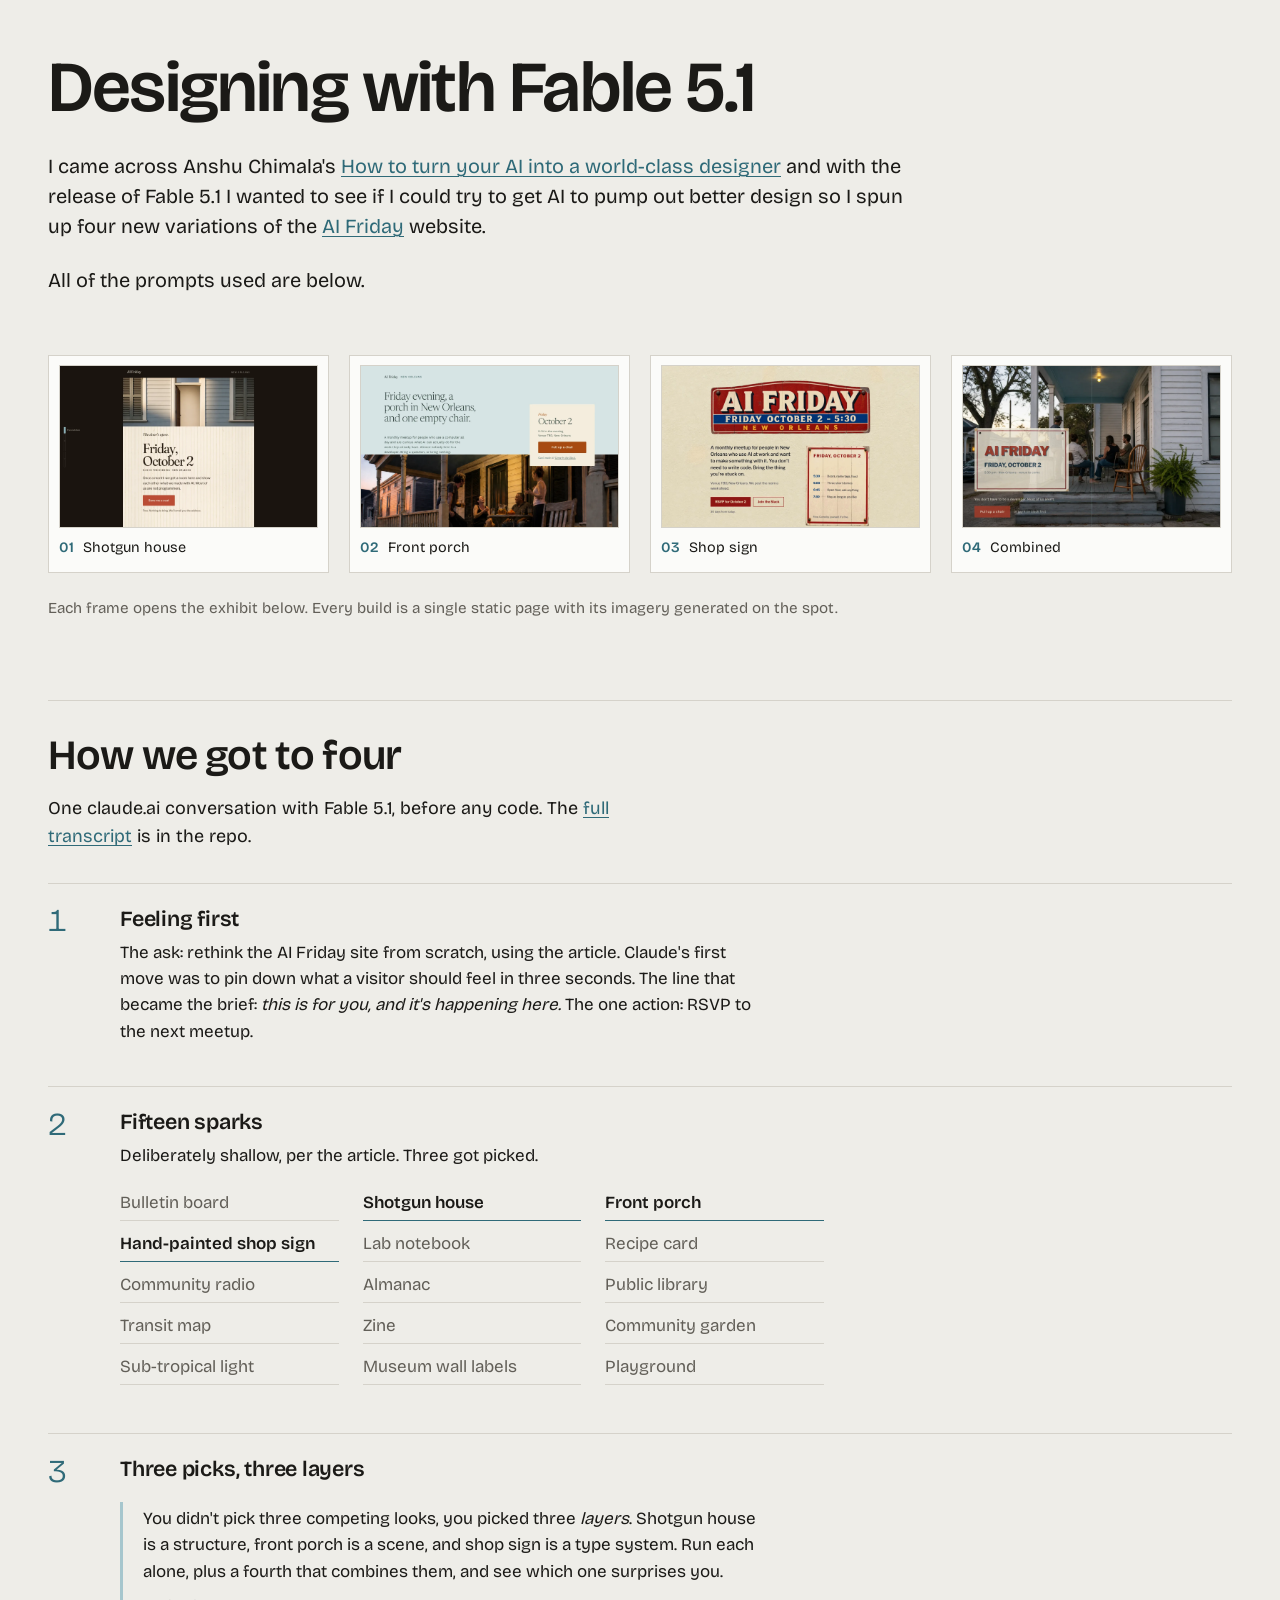
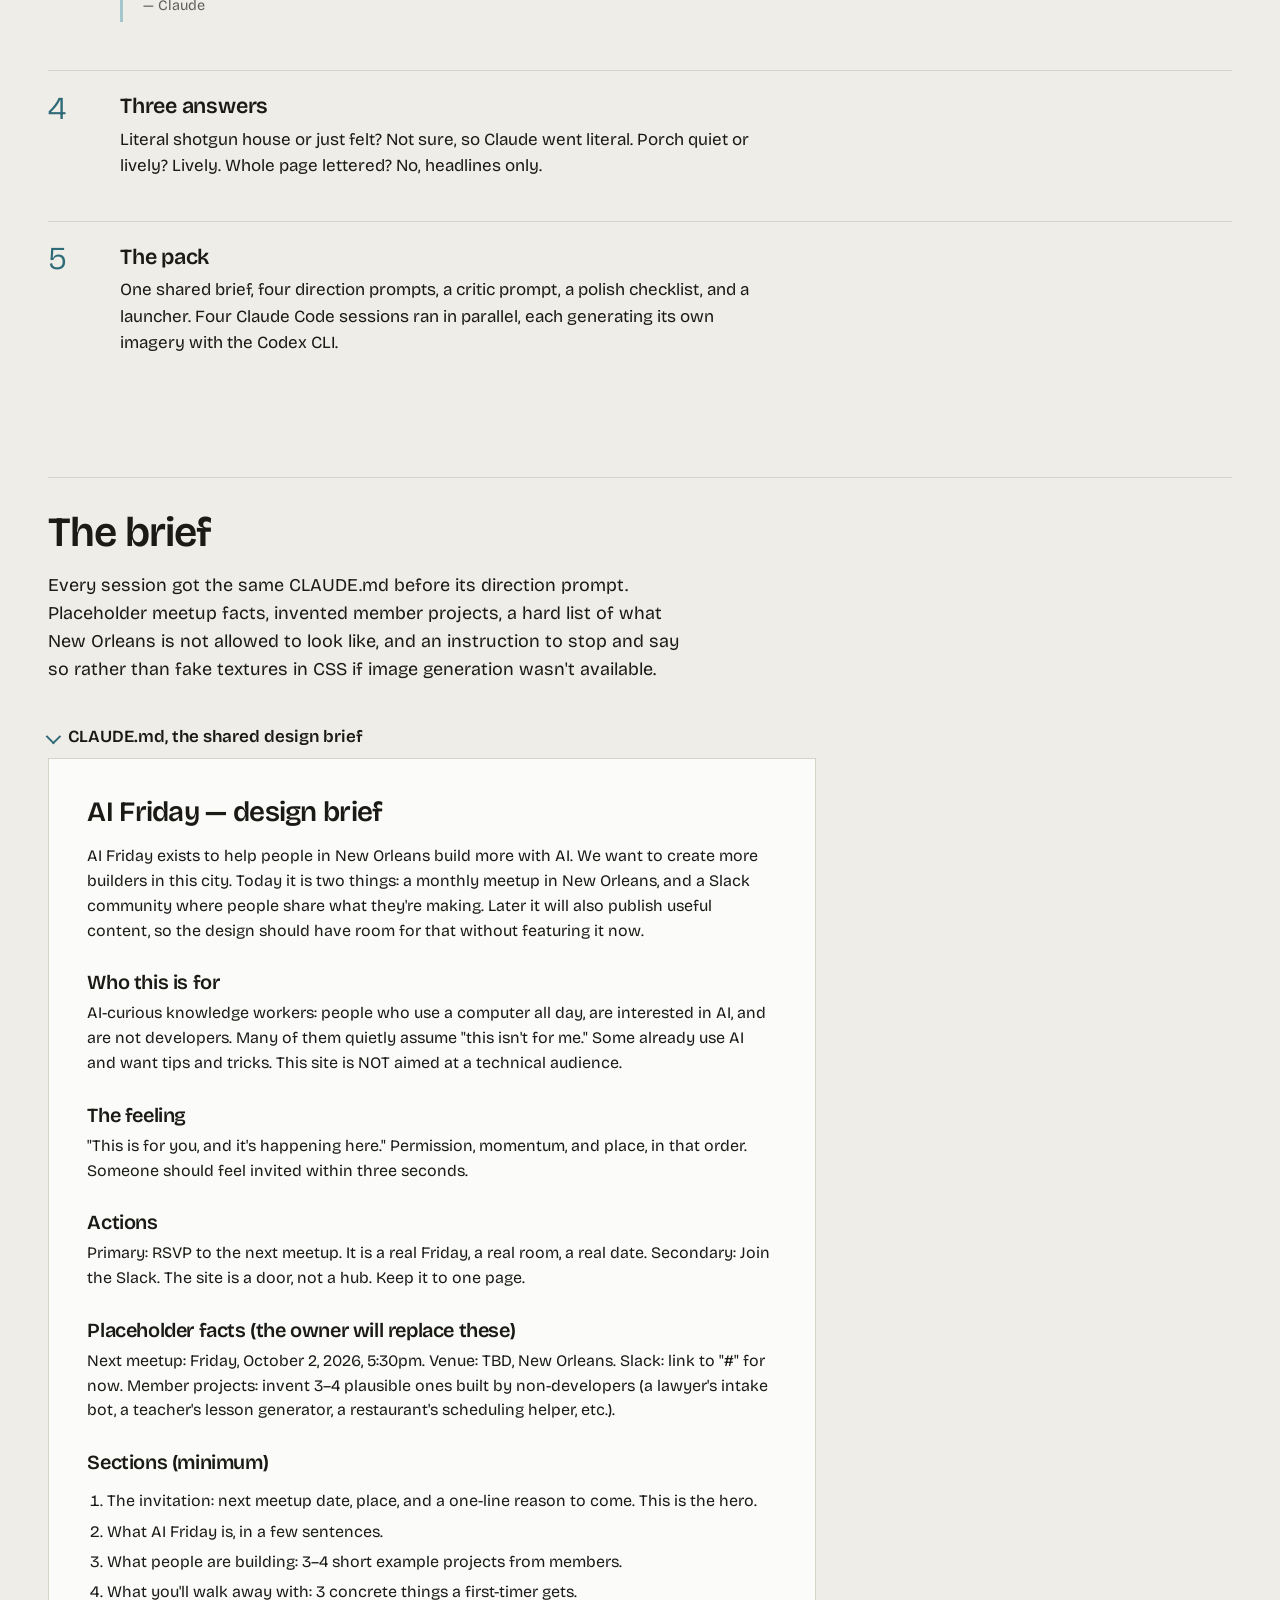
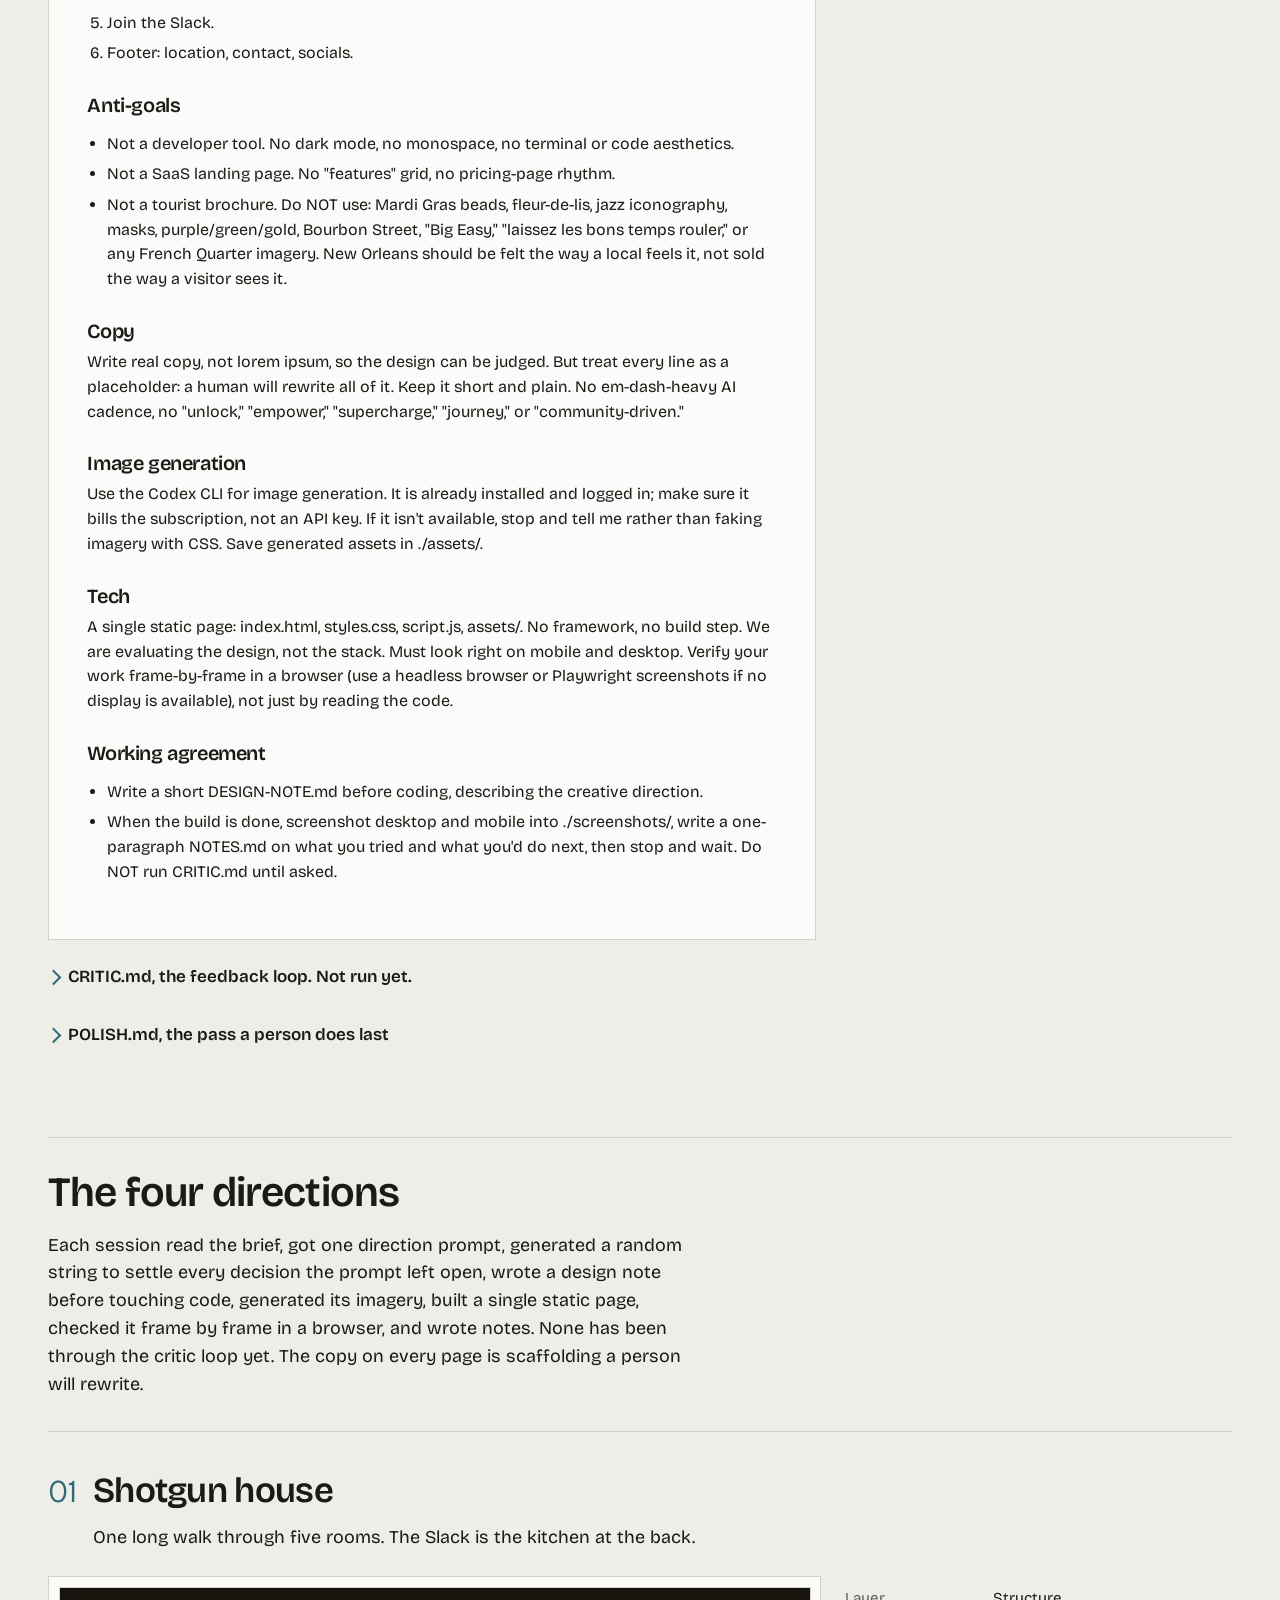
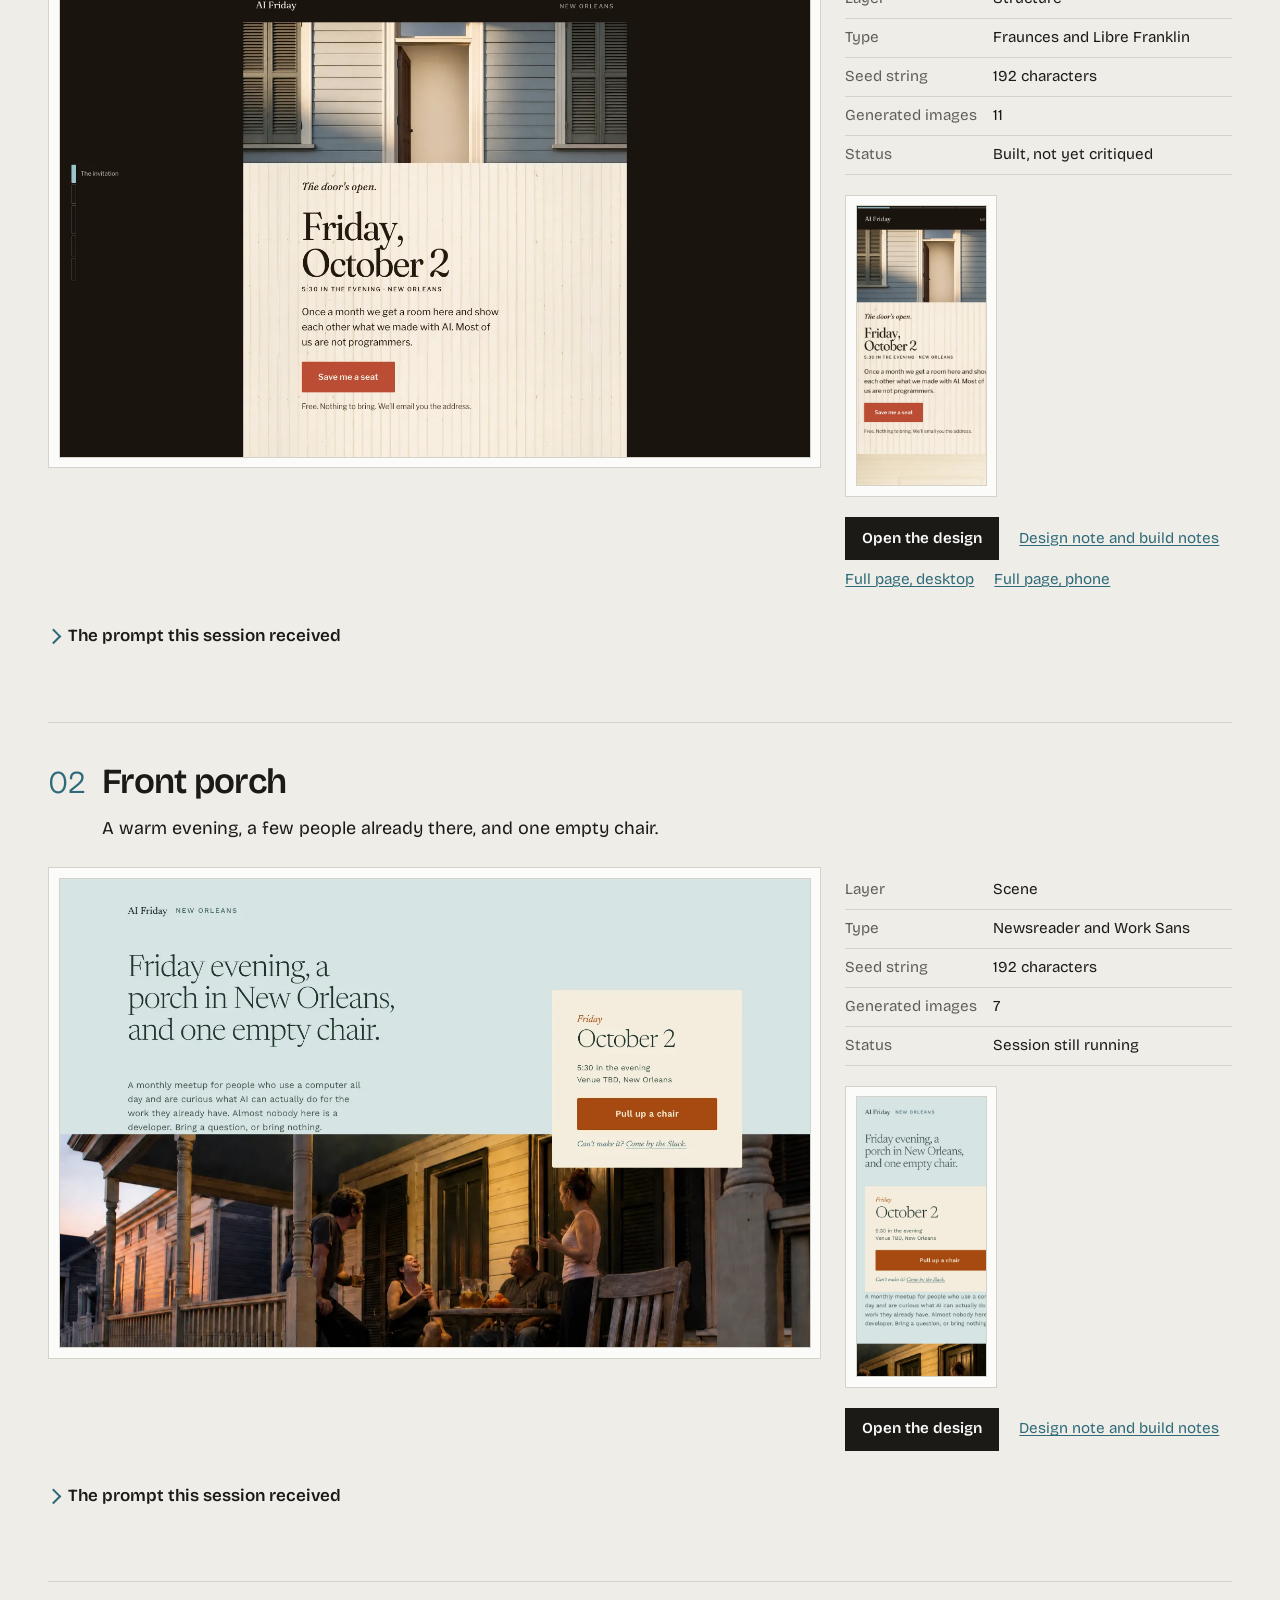
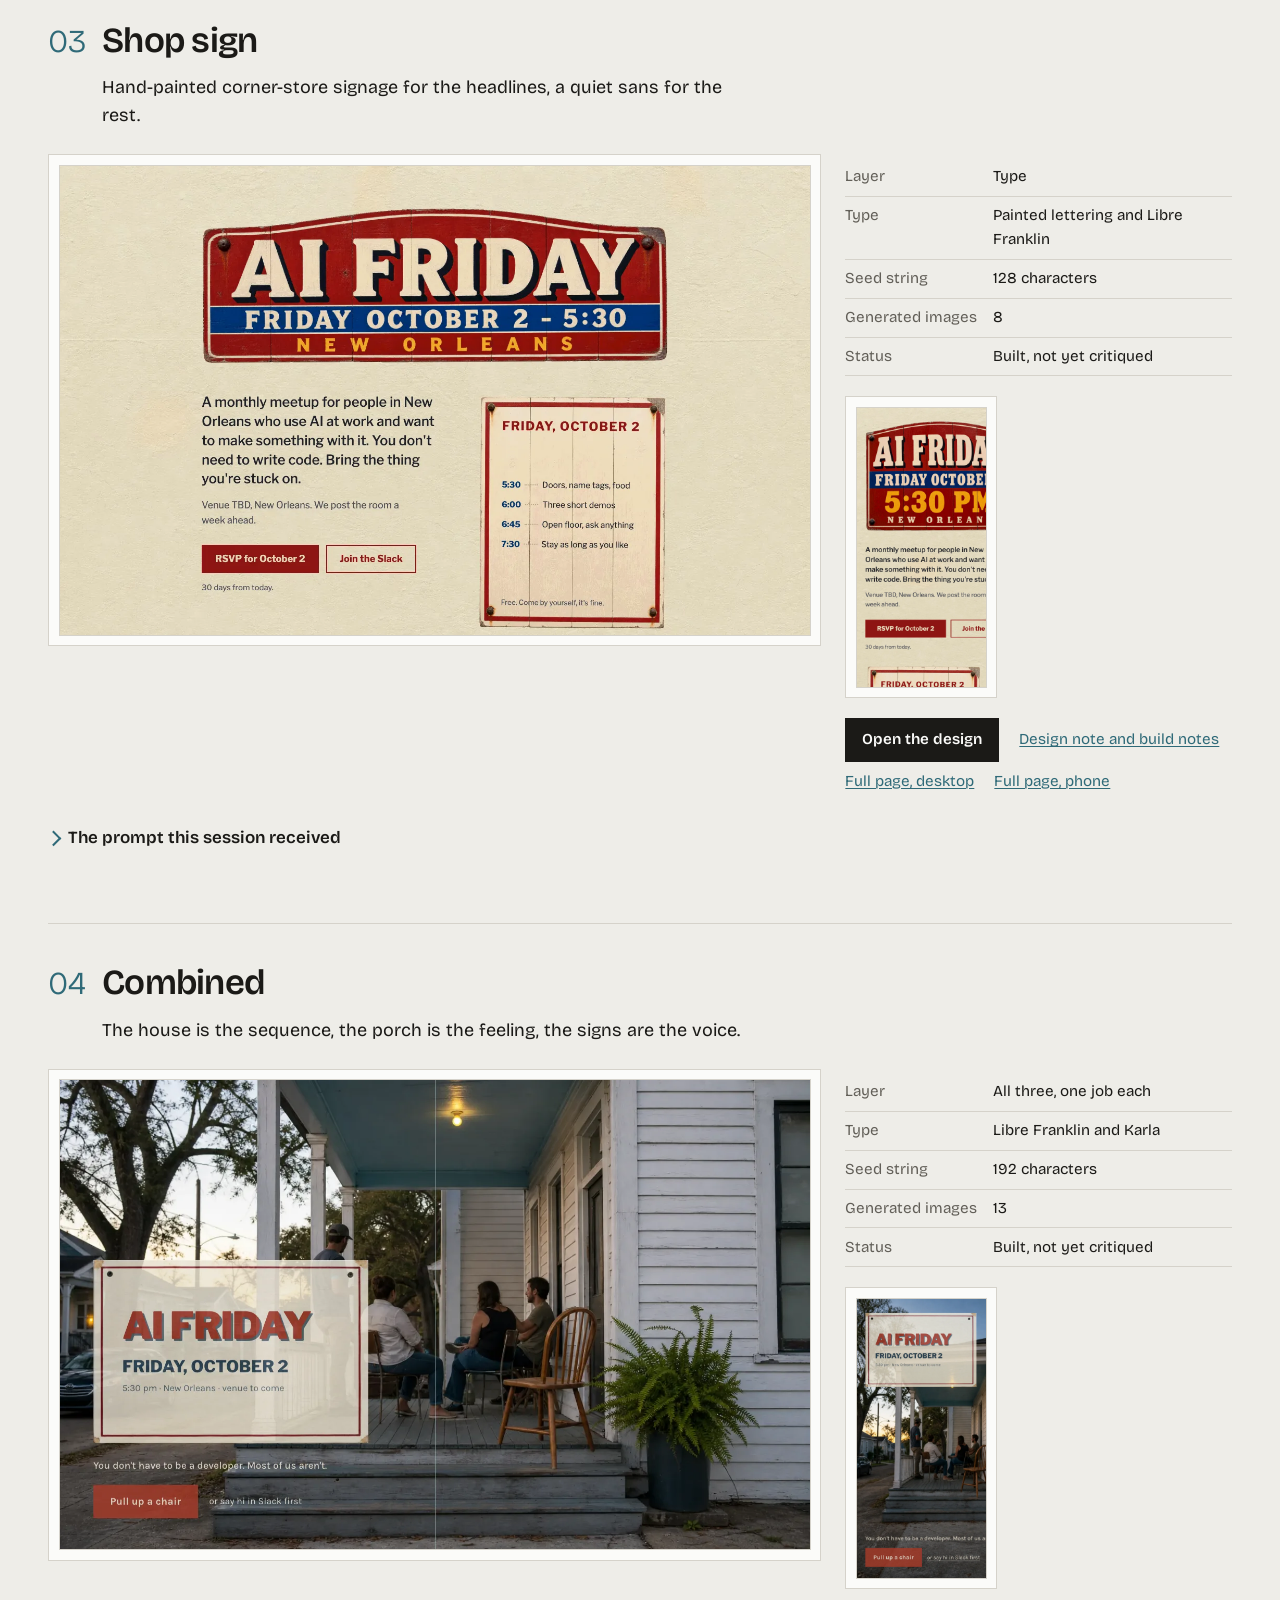
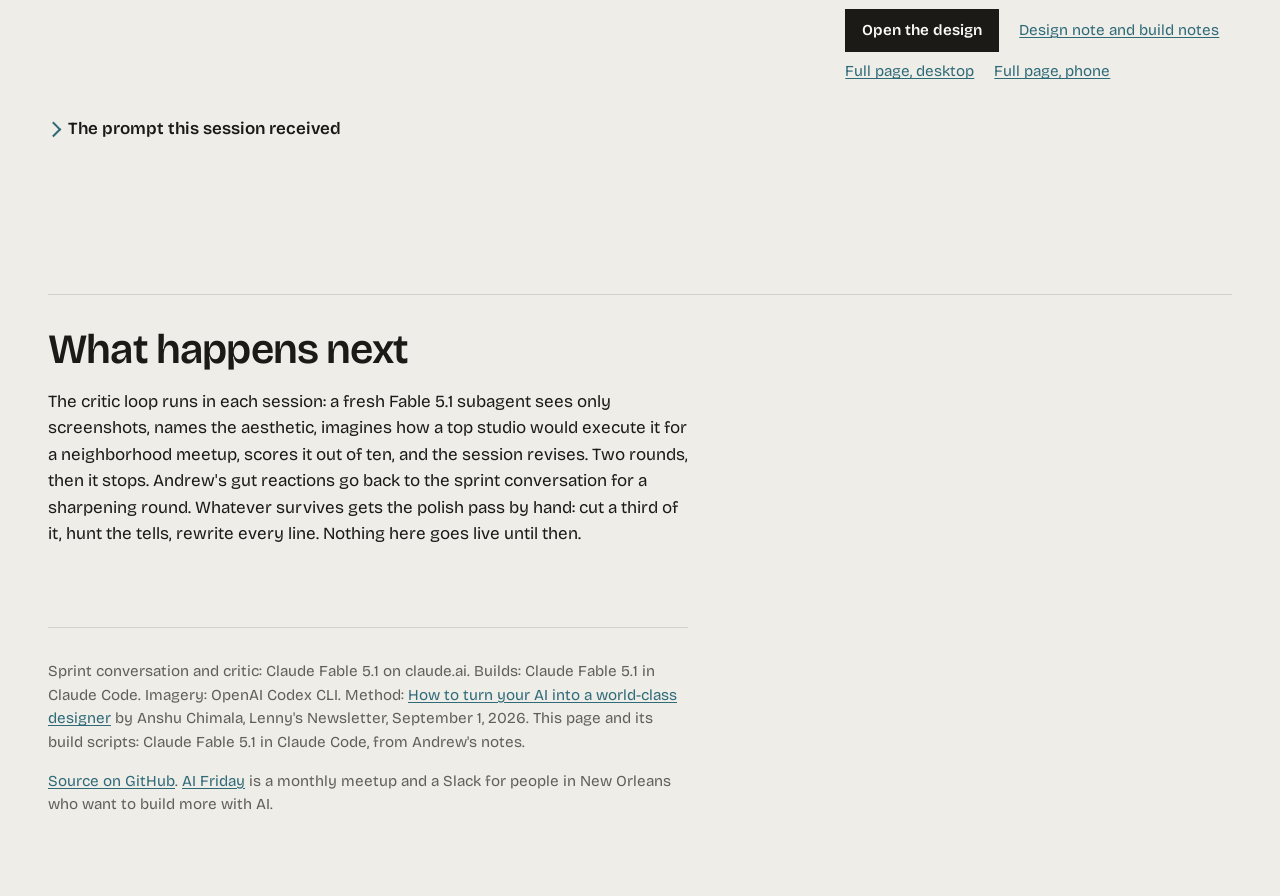
<file: index.html>
<!doctype html>
<!-- ABOUTME: Template for the sprint page. scripts/build.py fills the double-brace placeholders -->
<!-- ABOUTME: from the four designs' Markdown and writes index.html at the repo root. -->
<html lang="en">
<head>
<meta charset="utf-8">
<meta name="viewport" content="width=device-width, initial-scale=1">
<title>Designing with Fable 5.1</title>
<meta name="description" content="Four Claude Fable 5.1 sessions, one brief, four directions for the AI Friday homepage, using Anshu Chimala's method for getting better design out of an AI.">
<link rel="preconnect" href="https://fonts.googleapis.com">
<link rel="preconnect" href="https://fonts.gstatic.com" crossorigin>
<link rel="stylesheet" href="https://fonts.googleapis.com/css2?family=Bricolage+Grotesque:opsz,wght@12..96,300..800&display=swap">
<link rel="stylesheet" href="site/styles.css">
</head>
<body>

<header class="masthead">
  <h1>Designing with Fable 5.1</h1>
  <p class="dek">I came across Anshu Chimala's <a href="https://www.lennysnewsletter.com/p/how-to-turn-your-ai-into-a-world">How to turn your AI into a world-class designer</a> and with the release of Fable 5.1 I wanted to see if I could try to get AI to pump out better design so I spun up four new variations of the <a href="https://aifri.day">AI Friday</a> website.</p>
  <p class="dek">All of the prompts used are below.</p>
</header>

<section class="wall" aria-label="The four builds">
<a class="wall-frame" href="#01-shotgun-house"><img src="site/shots/01-shotgun-house-desktop.webp" alt="" width="1440" height="900"><span class="wall-label"><b>01</b> Shotgun house</span></a>
<a class="wall-frame" href="#02-front-porch"><img src="site/shots/02-front-porch-desktop.webp" alt="" width="1440" height="900"><span class="wall-label"><b>02</b> Front porch</span></a>
<a class="wall-frame" href="#03-shop-sign"><img src="site/shots/03-shop-sign-desktop.webp" alt="" width="1440" height="900"><span class="wall-label"><b>03</b> Shop sign</span></a>
<a class="wall-frame" href="#04-combined"><img src="site/shots/04-combined-desktop.webp" alt="" width="1440" height="900"><span class="wall-label"><b>04</b> Combined</span></a>
  <p class="wall-caption">Each frame opens the exhibit below. Every build is a single static page with its imagery generated on the spot.</p>
</section>

<section class="process" id="how">
  <h2>How we got to four</h2>
  <p class="lede">One claude.ai conversation with Fable 5.1, before any code. The <a href="https://github.com/andrewedunn/aifriday-fable5.1-design/blob/main/source/parent-chat.md">full transcript</a> is in the repo.</p>

  <ol class="steps">
    <li>
      <h3>Feeling first</h3>
      <p>The ask: rethink the AI Friday site from scratch, using the article. Claude's first move was to pin down what a visitor should feel in three seconds. The line that became the brief: <em>this is for you, and it's happening here.</em> The one action: RSVP to the next meetup.</p>
    </li>
    <li>
      <h3>Fifteen sparks</h3>
      <p>Deliberately shallow, per the article. Three got picked.</p>
      <ul class="sparks">
        <li>Bulletin board</li>
        <li class="picked">Shotgun house</li>
        <li class="picked">Front porch</li>
        <li class="picked">Hand-painted shop sign</li>
        <li>Lab notebook</li>
        <li>Recipe card</li>
        <li>Community radio</li>
        <li>Almanac</li>
        <li>Public library</li>
        <li>Transit map</li>
        <li>Zine</li>
        <li>Community garden</li>
        <li>Sub-tropical light</li>
        <li>Museum wall labels</li>
        <li>Playground</li>
      </ul>
    </li>
    <li>
      <h3>Three picks, three layers</h3>
      <blockquote><p>You didn't pick three competing looks, you picked three <em>layers</em>. Shotgun house is a structure, front porch is a scene, and shop sign is a type system. Run each alone, plus a fourth that combines them, and see which one surprises you.</p><cite>Claude</cite></blockquote>
    </li>
    <li>
      <h3>Three answers</h3>
      <p>Literal shotgun house or just felt? Not sure, so Claude went literal. Porch quiet or lively? Lively. Whole page lettered? No, headlines only.</p>
    </li>
    <li>
      <h3>The pack</h3>
      <p>One shared brief, four direction prompts, a critic prompt, a polish checklist, and a launcher. Four Claude Code sessions ran in parallel, each generating its own imagery with the Codex CLI.</p>
    </li>
  </ol>
</section>

<section class="brief" id="brief">
  <h2>The brief</h2>
  <p class="lede">Every session got the same CLAUDE.md before its direction prompt. Placeholder meetup facts, invented member projects, a hard list of what New Orleans is not allowed to look like, and an instruction to stop and say so rather than fake textures in CSS if image generation wasn't available.</p>
  <details class="doc" open>
    <summary>CLAUDE.md, the shared design brief</summary>
    <div class="sheet">
<h1>AI Friday — design brief</h1>
<p>AI Friday exists to help people in New Orleans build more with AI. We want to create more builders in this city. Today it is two things: a monthly meetup in New Orleans, and a Slack community where people share what they're making. Later it will also publish useful content, so the design should have room for that without featuring it now.</p>
<h2>Who this is for</h2>
<p>AI-curious knowledge workers: people who use a computer all day, are interested in AI, and are not developers. Many of them quietly assume "this isn't for me." Some already use AI and want tips and tricks. This site is NOT aimed at a technical audience.</p>
<h2>The feeling</h2>
<p>"This is for you, and it's happening here."
Permission, momentum, and place, in that order. Someone should feel invited within three seconds.</p>
<h2>Actions</h2>
<p>Primary: RSVP to the next meetup. It is a real Friday, a real room, a real date.
Secondary: Join the Slack.
The site is a door, not a hub. Keep it to one page.</p>
<h2>Placeholder facts (the owner will replace these)</h2>
<p>Next meetup: Friday, October 2, 2026, 5:30pm. Venue: TBD, New Orleans.
Slack: link to "#" for now.
Member projects: invent 3–4 plausible ones built by non-developers (a lawyer's intake bot, a teacher's lesson generator, a restaurant's scheduling helper, etc.).</p>
<h2>Sections (minimum)</h2>
<ol>
<li>The invitation: next meetup date, place, and a one-line reason to come. This is the hero.</li>
<li>What AI Friday is, in a few sentences.</li>
<li>What people are building: 3–4 short example projects from members.</li>
<li>What you'll walk away with: 3 concrete things a first-timer gets.</li>
<li>Join the Slack.</li>
<li>Footer: location, contact, socials.</li>
</ol>
<h2>Anti-goals</h2>
<ul>
<li>Not a developer tool. No dark mode, no monospace, no terminal or code aesthetics.</li>
<li>Not a SaaS landing page. No "features" grid, no pricing-page rhythm.</li>
<li>Not a tourist brochure. Do NOT use: Mardi Gras beads, fleur-de-lis, jazz iconography, masks, purple/green/gold, Bourbon Street, "Big Easy," "laissez les bons temps rouler," or any French Quarter imagery. New Orleans should be felt the way a local feels it, not sold the way a visitor sees it.</li>
</ul>
<h2>Copy</h2>
<p>Write real copy, not lorem ipsum, so the design can be judged. But treat every line as a placeholder: a human will rewrite all of it. Keep it short and plain. No em-dash-heavy AI cadence, no "unlock," "empower," "supercharge," "journey," or "community-driven."</p>
<h2>Image generation</h2>
<p>Use the Codex CLI for image generation. It is already installed and logged in; make sure it bills the subscription, not an API key. If it isn't available, stop and tell me rather than faking imagery with CSS. Save generated assets in ./assets/.</p>
<h2>Tech</h2>
<p>A single static page: index.html, styles.css, script.js, assets/. No framework, no build step. We are evaluating the design, not the stack. Must look right on mobile and desktop. Verify your work frame-by-frame in a browser (use a headless browser or Playwright screenshots if no display is available), not just by reading the code.</p>
<h2>Working agreement</h2>
<ul>
<li>Write a short DESIGN-NOTE.md before coding, describing the creative direction.</li>
<li>When the build is done, screenshot desktop and mobile into ./screenshots/, write a one-paragraph NOTES.md on what you tried and what you'd do next, then stop and wait. Do NOT run CRITIC.md until asked.</li>
</ul>
    </div>
  </details>
  <details class="doc">
    <summary>CRITIC.md, the feedback loop. Not run yet.</summary>
    <div class="sheet">
<p>I want you to improve this design. To figure out what to focus on, use a Claude Fable 5.1 subagent as a design critic.</p>
<p>Follow this procedure at each iteration:
- Capture a screenshot of the current design at desktop width and one at mobile width.
- Invoke the critic in a fresh context with just the screenshots and the reference images in ./refs (if any). Do not give it the code, implementation details, the design brief, or earlier critiques.
- Ask it to identify the aesthetic this design is going for, imagine how a top design studio would execute that same aesthetic for a neighborhood meetup, and outline the biggest gaps.
- If ./refs has images, ask it to rank the reference images and our screenshot together by polish and taste level. Either way, have it give our design a score out of 10 against that studio-level bar.</p>
<p>Give the critic this guidance in its prompt:
- Think high-level about structure and composition, then look at the fine details.
- Watch for patterns that feel overdone or obviously AI-generated and penalize them: eyebrow labels, generic gradients, excessive cards and containers, too many fonts or text styles, glow effects, decorative elements that serve no purpose, copy that overexplains.
- Watch for tourist-brochure New Orleans and penalize it hard.
- Watch for anything that would make a non-technical person feel this isn't for them.
- Provide tight, specific feedback, not vague prose.
- Be bold and opinionated, not safe.</p>
<p>Do at most two iterations, then stop. Save before/after screenshots to ./screenshots/ and both critiques to CRITIQUES.md so I can see whether it's converging. Do not put a target score in the critic prompt; keep its scoring objective. Use the same critic prompt each time.</p>
    </div>
  </details>
  <details class="doc">
    <summary>POLISH.md, the pass a person does last</summary>
    <div class="sheet">
<h1>Polish pass (you, not the agent)</h1>
<p>Do this on the one or two directions that survive the critic loop.</p>
<p><strong>Cut.</strong> For every element on the page ask what it's earning. AI adds and rarely removes. Expect to delete a third of it. Prompt: "Remove X, Y, and Z. Tighten the remaining spacing. Don't add anything to fill the gap."</p>
<p><strong>Hunt the tells.</strong> Walk the list: eyebrow text, generic gradients, cards and containers, font and style sprawl, italic and accent-color overuse. Don't ban them up front; find each one, ask for an alternative, then judge.</p>
<p><strong>Rewrite the copy.</strong> Every line, by hand, in your voice. This matters more for AI Friday than for a product site: the voice is the brand and the audience is people you'll be standing in a room with. The agent's copy is scaffolding.</p>
<p><strong>Then, and only then, motion.</strong> Once a direction is chosen, the porch scene is a good candidate for a looping generated video clip (fal.ai). Not before.</p>
<p><strong>Save the prompts that didn't work.</strong> Re-run them when the next model ships.</p>
    </div>
  </details>
</section>

<section class="exhibits" id="directions">
  <h2>The four directions</h2>
  <p class="lede">Each session read the brief, got one direction prompt, generated a random string to settle every decision the prompt left open, wrote a design note before touching code, generated its imagery, built a single static page, checked it frame by frame in a browser, and wrote notes. None has been through the critic loop yet. The copy on every page is scaffolding a person will rewrite.</p>
<article class="exhibit" id="01-shotgun-house">
  <header class="exhibit-head">
    <span class="exhibit-num">01</span>
    <h3>Shotgun house</h3>
    <p class="exhibit-line">One long walk through five rooms. The Slack is the kitchen at the back.</p>
  </header>
  <div class="exhibit-body">
    <a class="frame frame--desktop" href="designs/01-shotgun-house/"><img src="site/shots/01-shotgun-house-desktop.webp" alt="Shotgun house homepage at desktop width" loading="lazy" width="1440" height="900"></a>
    <aside class="placard">
      <dl class="facts">
<div><dt>Layer</dt><dd>Structure</dd></div>
<div><dt>Type</dt><dd>Fraunces and Libre Franklin</dd></div>
<div><dt>Seed string</dt><dd>192 characters</dd></div>
<div><dt>Generated images</dt><dd>11</dd></div>
<div><dt>Status</dt><dd>Built, not yet critiqued</dd></div>
      </dl>
      <a class="frame frame--mobile" href="designs/01-shotgun-house/"><img src="site/shots/01-shotgun-house-mobile.webp" alt="Shotgun house homepage at phone width" loading="lazy" width="780" height="1688"></a>
      <nav class="exhibit-links">
<a class="button" href="designs/01-shotgun-house/">Open the design</a>
<a href="designs/01-shotgun-house/notes.html">Design note and build notes</a>
<a href="designs/01-shotgun-house/screenshots/desktop-full.webp">Full page, desktop</a>
<a href="designs/01-shotgun-house/screenshots/mobile-full.webp">Full page, phone</a>
      </nav>
    </aside>
  </div>
  <details class="doc">
    <summary>The prompt this session received</summary>
    <div class="sheet">
<p>Read CLAUDE.md first.</p>
<p>Build the AI Friday homepage as a shotgun house.</p>
<p>The page is one long vertical scroll, and every section is a room, in the order you'd actually walk through one from the street:</p>
<ul>
<li>Front room: the invitation. Next meetup date, place, RSVP. This is the first thing you see through the front door.</li>
<li>Second room: what AI Friday is.</li>
<li>Third room: what people are building.</li>
<li>Fourth room: what you'll walk away with.</li>
<li>Kitchen, at the very back: the Slack. That's where the real conversation happens, and it's the last room in the house.</li>
<li>Back step: footer.</li>
</ul>
<p>Doorways are the section transitions. Scrolling should feel like walking through the house, not paging through a website. Go literal: illustrate the architecture, the thresholds, the changing light as you move deeper in. This is the bold version and I want to see it. But the structure must still work if the illustration were removed: the narrow single column, the sequence of rooms, and the sense of arriving at the kitchen should survive on their own.</p>
<p>Seed-string decisions: exact palette, type pairing, how the light changes room to room, wall texture, the rhythm of the doorways.
Imagery to generate: doorframes, floorboards, wall texture, the view out the back door. Consider layering images with subtle depth or parallax so the rooms feel physical.</p>
<p>Break the rules of what a homepage looks like, but it still has to work as a homepage.</p>
<p>Follow this procedure:
1. Generate a long, random alphanumeric string using a shell script. Use it as inspiration for every decision the brief doesn't already make. Look beyond the surface for subpatterns, special numbers, anything that inspires you. Don't reveal the string in the design.
2. Write DESIGN-NOTE.md defining the creative direction before writing any code.
3. Generate the imagery with the Codex CLI as described in CLAUDE.md. Do not fake textures, light, or surfaces with CSS gradients, box shadows, or filters.
4. Build it. Verify frame-by-frame in the browser at mobile and desktop widths.
5. Screenshot, write NOTES.md, and stop.</p>
<p>The first three seconds should say: you're invited, this is happening, it's here.</p>
    </div>
  </details>
</article>

<article class="exhibit" id="02-front-porch">
  <header class="exhibit-head">
    <span class="exhibit-num">02</span>
    <h3>Front porch</h3>
    <p class="exhibit-line">A warm evening, a few people already there, and one empty chair.</p>
  </header>
  <div class="exhibit-body">
    <a class="frame frame--desktop" href="designs/02-front-porch/"><img src="site/shots/02-front-porch-desktop.webp" alt="Front porch homepage at desktop width" loading="lazy" width="1440" height="900"></a>
    <aside class="placard">
      <dl class="facts">
<div><dt>Layer</dt><dd>Scene</dd></div>
<div><dt>Type</dt><dd>Newsreader and Work Sans</dd></div>
<div><dt>Seed string</dt><dd>192 characters</dd></div>
<div><dt>Generated images</dt><dd>7</dd></div>
<div><dt>Status</dt><dd>Session still running</dd></div>
      </dl>
      <a class="frame frame--mobile" href="designs/02-front-porch/"><img src="site/shots/02-front-porch-mobile.webp" alt="Front porch homepage at phone width" loading="lazy" width="780" height="1688"></a>
      <nav class="exhibit-links">
<a class="button" href="designs/02-front-porch/">Open the design</a>
<a href="designs/02-front-porch/notes.html">Design note and build notes</a>
      </nav>
    </aside>
  </div>
  <details class="doc">
    <summary>The prompt this session received</summary>
    <div class="sheet">
<p>Read CLAUDE.md first.</p>
<p>Build the AI Friday homepage as a front porch on a warm, lively evening.</p>
<p>Not a party. A porch where a few people are already sitting, someone's laughing, there's music coming from somewhere down the block, and there's an empty chair waiting for you. Golden hour tipping into blue hour. The whole page is that scene, and the interface is hospitality: the RSVP is "pull up a chair," the Slack is "come by anytime," the meetup is something you're invited to, not something you register for.</p>
<p>Local detail to build around: haint blue, the pale blue that porch ceilings are painted across the city. Make it the primary color. It's distinctive and quiet and locals will recognize it without a single cliché. Pair it with the warm colors of evening light, wood, and whatever is in people's glasses.</p>
<p>The imagery must be photographic or painterly. No vector illustration, no flat icons. The porch should feel like a real place with real light. Lively means people, movement, warmth. It does not mean a crowd, beads, or a bar.</p>
<p>Generate the hero image first and let it dictate the palette and composition of everything below it. Generate supporting imagery for the other sections only where it adds warmth; empty space is fine on a porch. The page needs a real system beneath the scene: consistent type, spacing, and components that carry the same warmth without the photo doing all the work.</p>
<p>Seed-string decisions: secondary palette, type pairing, exact time of evening, style of the house, what's on the table, how the sections are arranged on or around the porch.</p>
<p>Follow this procedure:
1. Generate a long, random alphanumeric string using a shell script. Use it as inspiration for every decision the brief doesn't already make. Look beyond the surface for subpatterns, special numbers, anything that inspires you. Don't reveal the string in the design.
2. Write DESIGN-NOTE.md defining the creative direction before writing any code.
3. Generate the imagery with the Codex CLI as described in CLAUDE.md. Do not fake textures, light, or surfaces with CSS gradients, box shadows, or filters.
4. Build it. Verify frame-by-frame in the browser at mobile and desktop widths.
5. Screenshot, write NOTES.md, and stop.</p>
<p>The first three seconds should say: you're invited, this is happening, it's here.</p>
    </div>
  </details>
</article>

<article class="exhibit" id="03-shop-sign">
  <header class="exhibit-head">
    <span class="exhibit-num">03</span>
    <h3>Shop sign</h3>
    <p class="exhibit-line">Hand-painted corner-store signage for the headlines, a quiet sans for the rest.</p>
  </header>
  <div class="exhibit-body">
    <a class="frame frame--desktop" href="designs/03-shop-sign/"><img src="site/shots/03-shop-sign-desktop.webp" alt="Shop sign homepage at desktop width" loading="lazy" width="1440" height="900"></a>
    <aside class="placard">
      <dl class="facts">
<div><dt>Layer</dt><dd>Type</dd></div>
<div><dt>Type</dt><dd>Painted lettering and Libre Franklin</dd></div>
<div><dt>Seed string</dt><dd>128 characters</dd></div>
<div><dt>Generated images</dt><dd>8</dd></div>
<div><dt>Status</dt><dd>Built, not yet critiqued</dd></div>
      </dl>
      <a class="frame frame--mobile" href="designs/03-shop-sign/"><img src="site/shots/03-shop-sign-mobile.webp" alt="Shop sign homepage at phone width" loading="lazy" width="780" height="1688"></a>
      <nav class="exhibit-links">
<a class="button" href="designs/03-shop-sign/">Open the design</a>
<a href="designs/03-shop-sign/notes.html">Design note and build notes</a>
<a href="designs/03-shop-sign/screenshots/desktop-full.webp">Full page, desktop</a>
<a href="designs/03-shop-sign/screenshots/mobile-full.webp">Full page, phone</a>
      </nav>
    </aside>
  </div>
  <details class="doc">
    <summary>The prompt this session received</summary>
    <div class="sheet">
<p>Read CLAUDE.md first.</p>
<p>Build the AI Friday homepage using hand-painted shop signage as the type system.</p>
<p>The vernacular is New Orleans corner store, po-boy shop, laundromat, neighborhood grocery: enamel color on wood or brick, lettering done by a sign painter, a drop shadow that was painted not rendered, "COLD DRINKS" and "OPEN" and hand-lettered price boards. It is NOT Western saloon, NOT rustic farmhouse, NOT hipster café. If it starts to feel like a coffee shop chalkboard, it's wrong.</p>
<p>Signage is for headlines only. One big painted sign is the hero: the next meetup, painted like it's hanging over a shop door. Each section header is a smaller painted sign. The month's schedule reads like a menu board. Member projects are the "specials." Everything else, body copy, buttons, form fields, footer, is set in a clean, quiet sans-serif with plenty of air. The signs are the personality; the rest of the page gets out of their way. Lettering the whole page would be exhausting; don't.</p>
<p>This direction lives or dies on texture. Every painted surface must be generated: the sign boards, the painted lettering, the wear at the edges, the wood or brick behind it. A display font with a CSS text-shadow will look like a template and is not acceptable. Generate the signs as images, or generate the surfaces and composite live text over them if the copy needs to stay editable; explain which you chose and why in DESIGN-NOTE.md. Generate the hero sign first and let it set the palette.</p>
<p>Seed-string decisions: the enamel palette, sign shapes, surface material, the sans-serif pairing, layout rhythm.</p>
<p>Follow this procedure:
1. Generate a long, random alphanumeric string using a shell script. Use it as inspiration for every decision the brief doesn't already make. Look beyond the surface for subpatterns, special numbers, anything that inspires you. Don't reveal the string in the design.
2. Write DESIGN-NOTE.md defining the creative direction before writing any code.
3. Generate the imagery with the Codex CLI as described in CLAUDE.md. Do not fake textures, light, or surfaces with CSS gradients, box shadows, or filters.
4. Build it. Verify frame-by-frame in the browser at mobile and desktop widths.
5. Screenshot, write NOTES.md, and stop.</p>
<p>The first three seconds should say: you're invited, this is happening, it's here.</p>
    </div>
  </details>
</article>

<article class="exhibit" id="04-combined">
  <header class="exhibit-head">
    <span class="exhibit-num">04</span>
    <h3>Combined</h3>
    <p class="exhibit-line">The house is the sequence, the porch is the feeling, the signs are the voice.</p>
  </header>
  <div class="exhibit-body">
    <a class="frame frame--desktop" href="designs/04-combined/"><img src="site/shots/04-combined-desktop.webp" alt="Combined homepage at desktop width" loading="lazy" width="1440" height="900"></a>
    <aside class="placard">
      <dl class="facts">
<div><dt>Layer</dt><dd>All three, one job each</dd></div>
<div><dt>Type</dt><dd>Libre Franklin and Karla</dd></div>
<div><dt>Seed string</dt><dd>192 characters</dd></div>
<div><dt>Generated images</dt><dd>13</dd></div>
<div><dt>Status</dt><dd>Built, not yet critiqued</dd></div>
      </dl>
      <a class="frame frame--mobile" href="designs/04-combined/"><img src="site/shots/04-combined-mobile.webp" alt="Combined homepage at phone width" loading="lazy" width="780" height="1688"></a>
      <nav class="exhibit-links">
<a class="button" href="designs/04-combined/">Open the design</a>
<a href="designs/04-combined/notes.html">Design note and build notes</a>
<a href="designs/04-combined/screenshots/desktop-00-full-page.webp">Full page, desktop</a>
<a href="designs/04-combined/screenshots/mobile-00-full-page.webp">Full page, phone</a>
      </nav>
    </aside>
  </div>
  <details class="doc">
    <summary>The prompt this session received</summary>
    <div class="sheet">
<p>Read CLAUDE.md first.</p>
<p>Build the AI Friday homepage combining three ideas into one design. This is the ambitious one and it may not work. Try it anyway.</p>
<p>Structure: a shotgun house. One long vertical scroll where each section is a room in the order you'd walk through one: front room (the invitation), middle rooms (what AI Friday is, what people are building, what you'll walk away with), kitchen at the back (the Slack), back step (footer). Doorways are the transitions. Scrolling should feel like walking through the house.</p>
<p>Scene: the front room is a front porch on a warm, lively evening. Golden hour into blue hour, a few people already there, an empty chair, music from down the block. The RSVP is "pull up a chair." Haint blue, the pale blue of the city's porch ceilings, is the primary color. As you move deeper into the house the light changes and the scene gives way to the rooms.</p>
<p>Type: hand-painted shop signage for headlines only. Corner store, po-boy shop, laundromat vernacular; not saloon, not farmhouse, not café. One big painted sign at the front announces the next meetup. Each room's header is a smaller sign. Everything else is a clean, quiet sans-serif.</p>
<p>The risk here is clutter: three ideas fighting for attention. Resolve it by giving each idea one job. The house is the structure and nothing else. The porch is the feeling and lives mostly in the first screen. The signs are the voice and appear only as headers. If any of them tries to do more than its job, cut it back. Explain in DESIGN-NOTE.md how the three hand off to each other, and in NOTES.md what fought with what.</p>
<p>Imagery to generate: the porch scene, the architectural surfaces, the painted signs.</p>
<p>Follow this procedure:
1. Generate a long, random alphanumeric string using a shell script. Use it as inspiration for every decision the brief doesn't already make. Look beyond the surface for subpatterns, special numbers, anything that inspires you. Don't reveal the string in the design.
2. Write DESIGN-NOTE.md defining the creative direction before writing any code.
3. Generate the imagery with the Codex CLI as described in CLAUDE.md. Do not fake textures, light, or surfaces with CSS gradients, box shadows, or filters.
4. Build it. Verify frame-by-frame in the browser at mobile and desktop widths.
5. Screenshot, write NOTES.md, and stop.</p>
<p>The first three seconds should say: you're invited, this is happening, it's here.</p>
    </div>
  </details>
</article>

</section>

<section class="next" id="next">
  <h2>What happens next</h2>
  <p>The critic loop runs in each session: a fresh Fable 5.1 subagent sees only screenshots, names the aesthetic, imagines how a top studio would execute it for a neighborhood meetup, scores it out of ten, and the session revises. Two rounds, then it stops. Andrew's gut reactions go back to the sprint conversation for a sharpening round. Whatever survives gets the polish pass by hand: cut a third of it, hunt the tells, rewrite every line. Nothing here goes live until then.</p>
</section>

<footer class="colophon">
  <p>Sprint conversation and critic: Claude Fable 5.1 on claude.ai. Builds: Claude Fable 5.1 in Claude Code. Imagery: OpenAI Codex CLI. Method: <a href="https://www.lennysnewsletter.com/p/how-to-turn-your-ai-into-a-world">How to turn your AI into a world-class designer</a> by Anshu Chimala, Lenny's Newsletter, September 1, 2026. This page and its build scripts: Claude Fable 5.1 in Claude Code, from Andrew's notes.</p>
  <p><a href="https://github.com/andrewedunn/aifriday-fable5.1-design">Source on GitHub</a>. <a href="https://aifri.day">AI Friday</a> is a monthly meetup and a Slack for people in New Orleans who want to build more with AI.</p>
</footer>

</body>
</html>
</file>
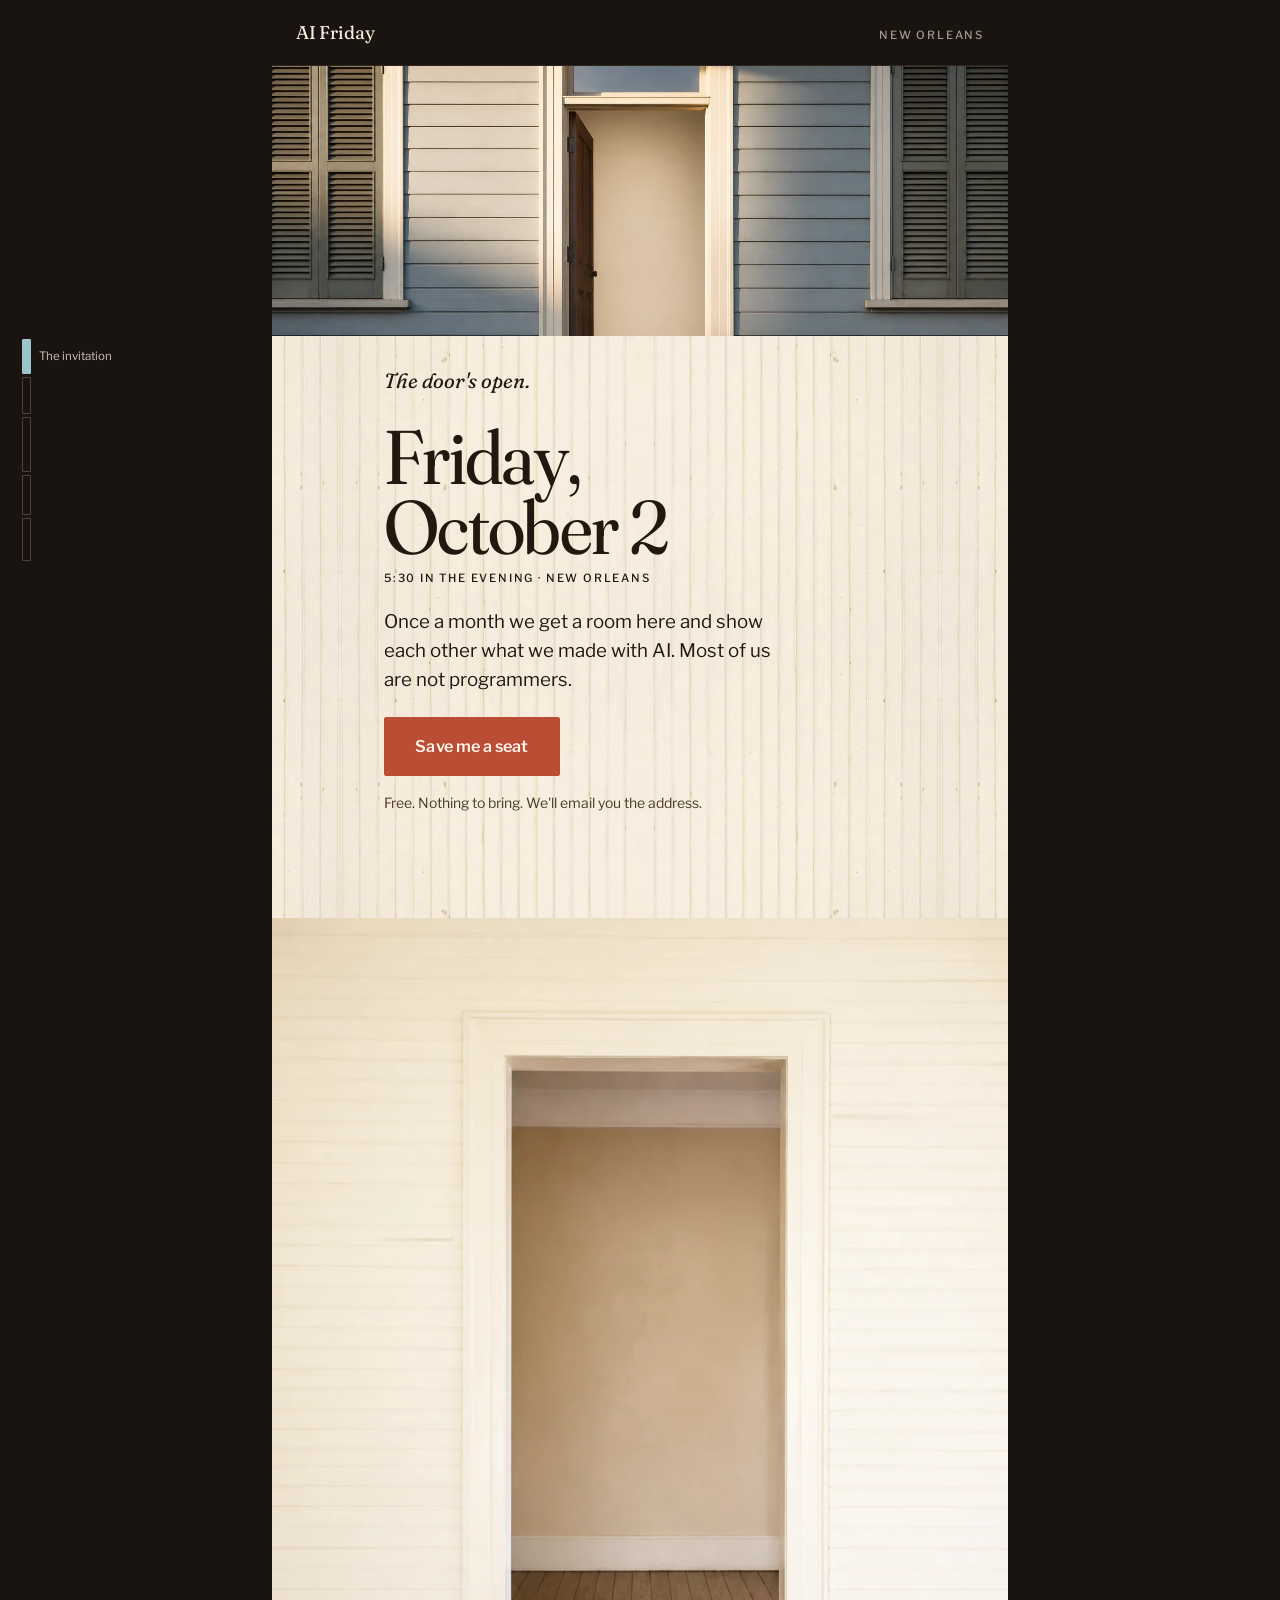
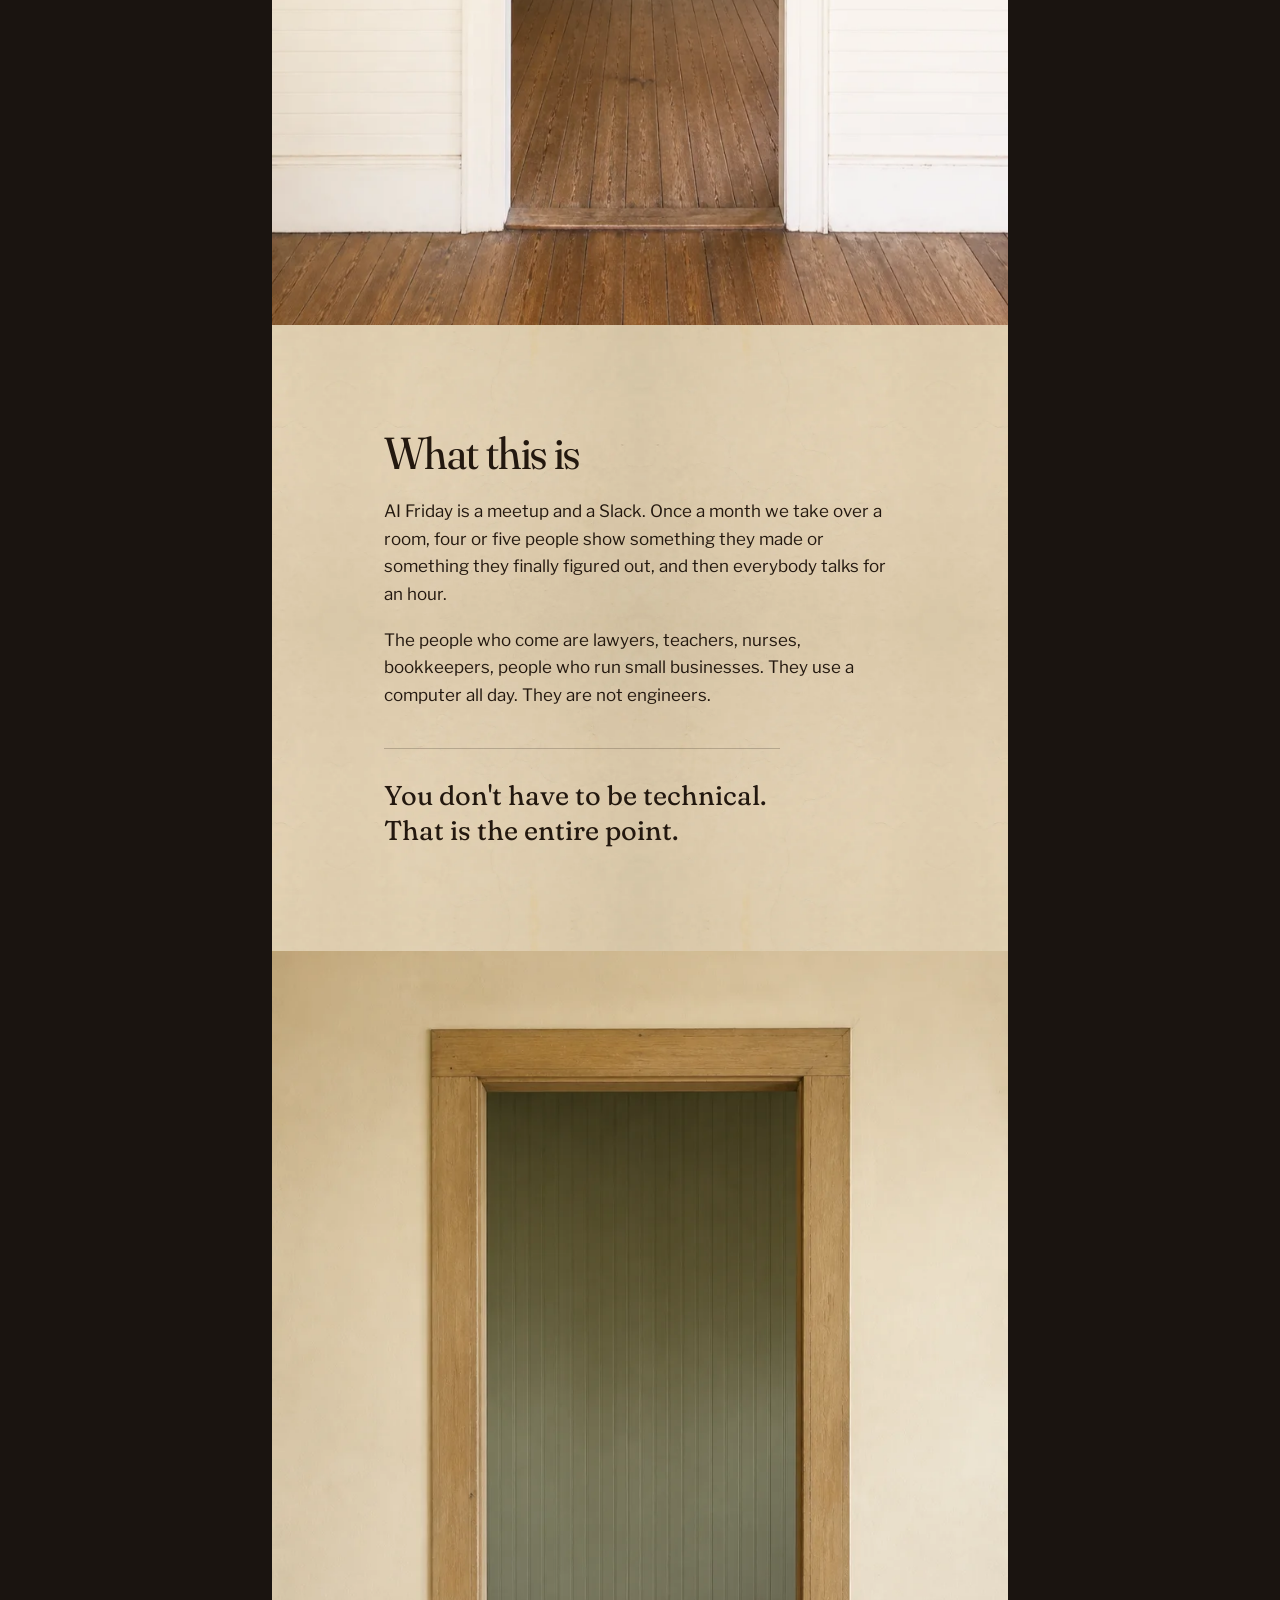
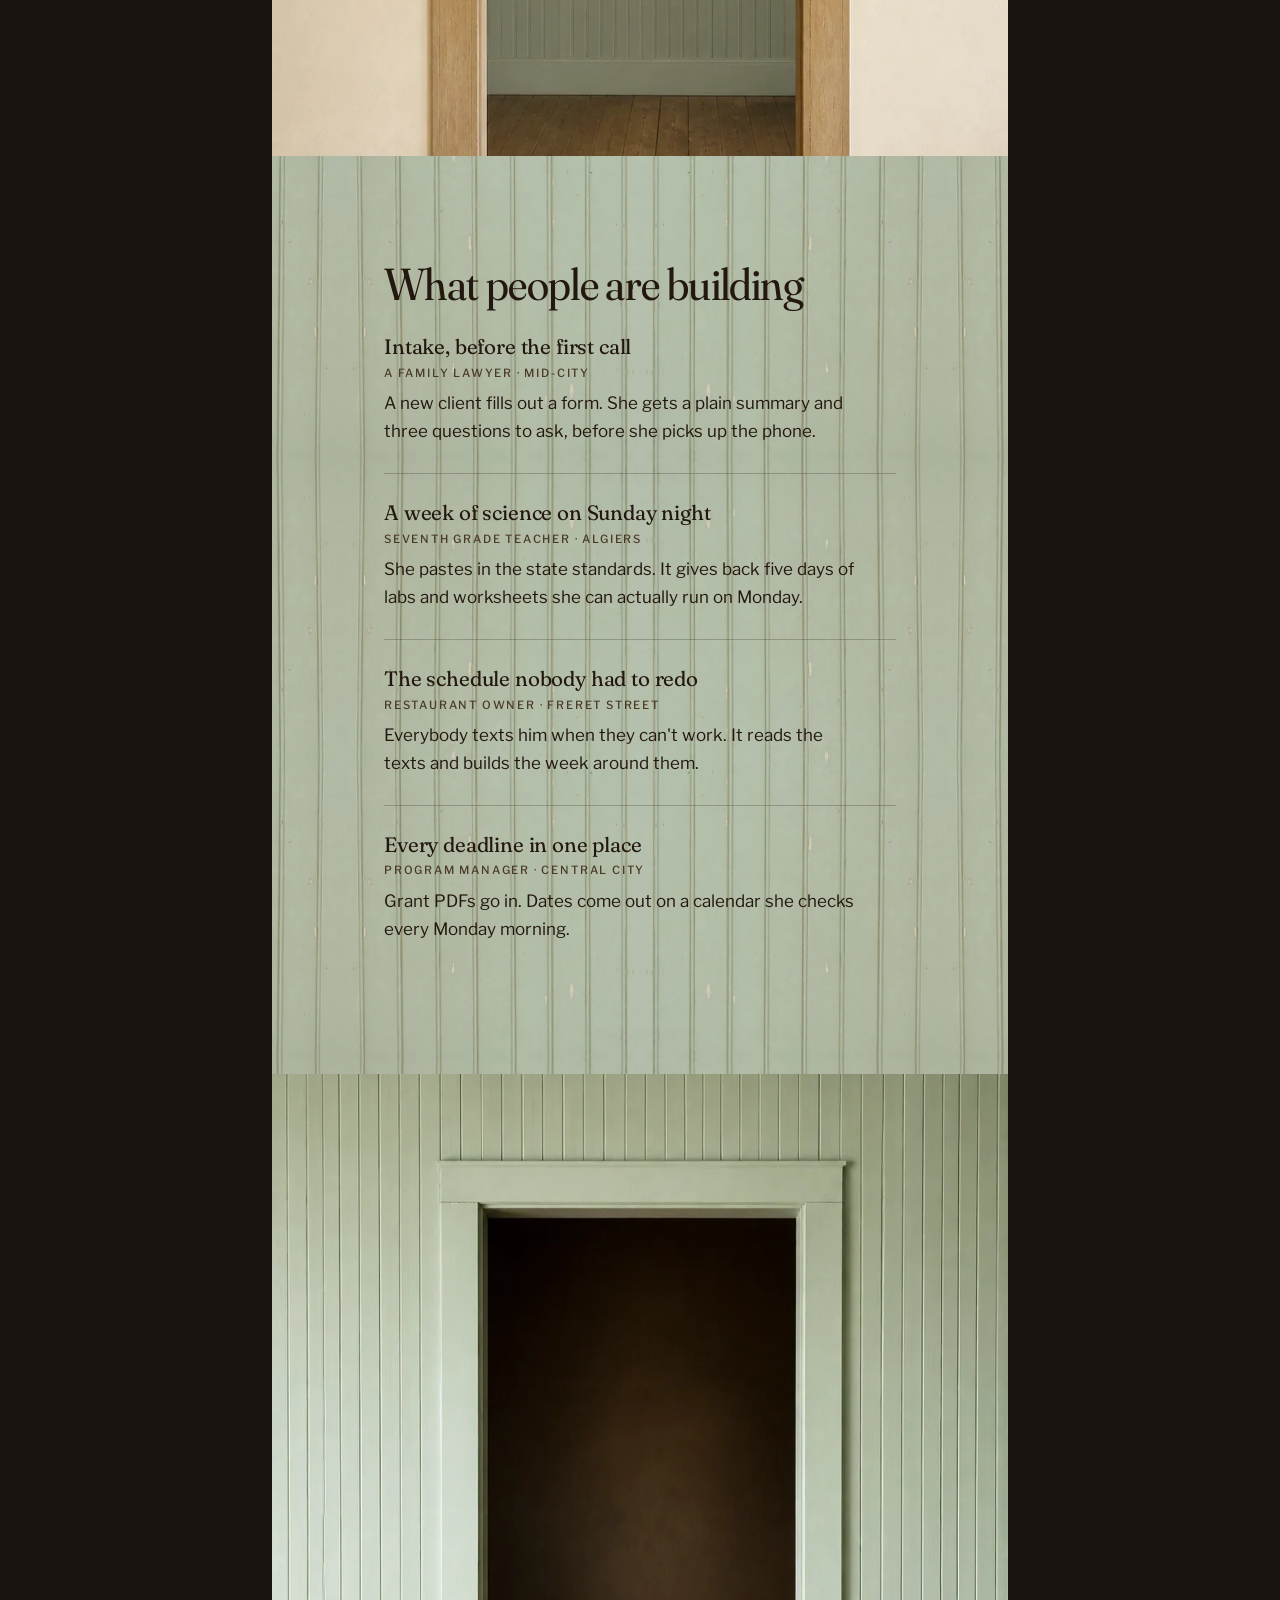
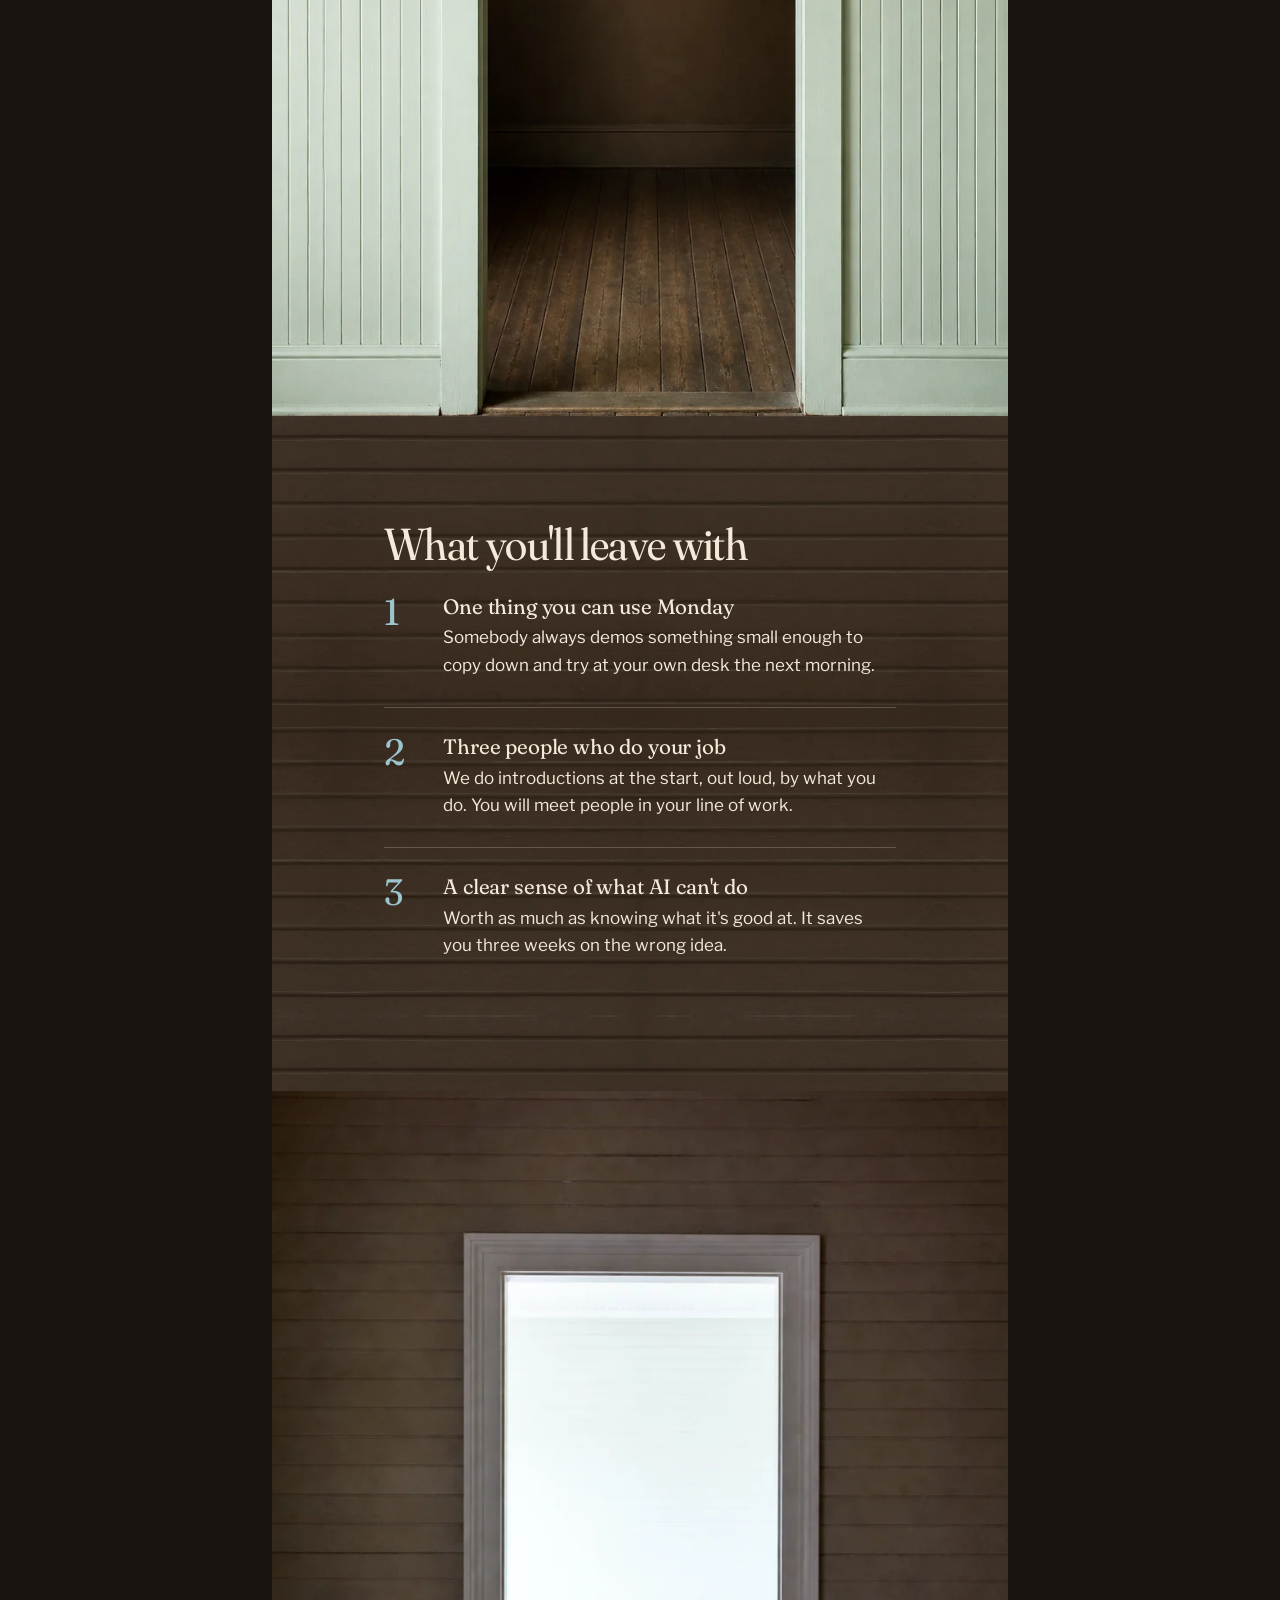
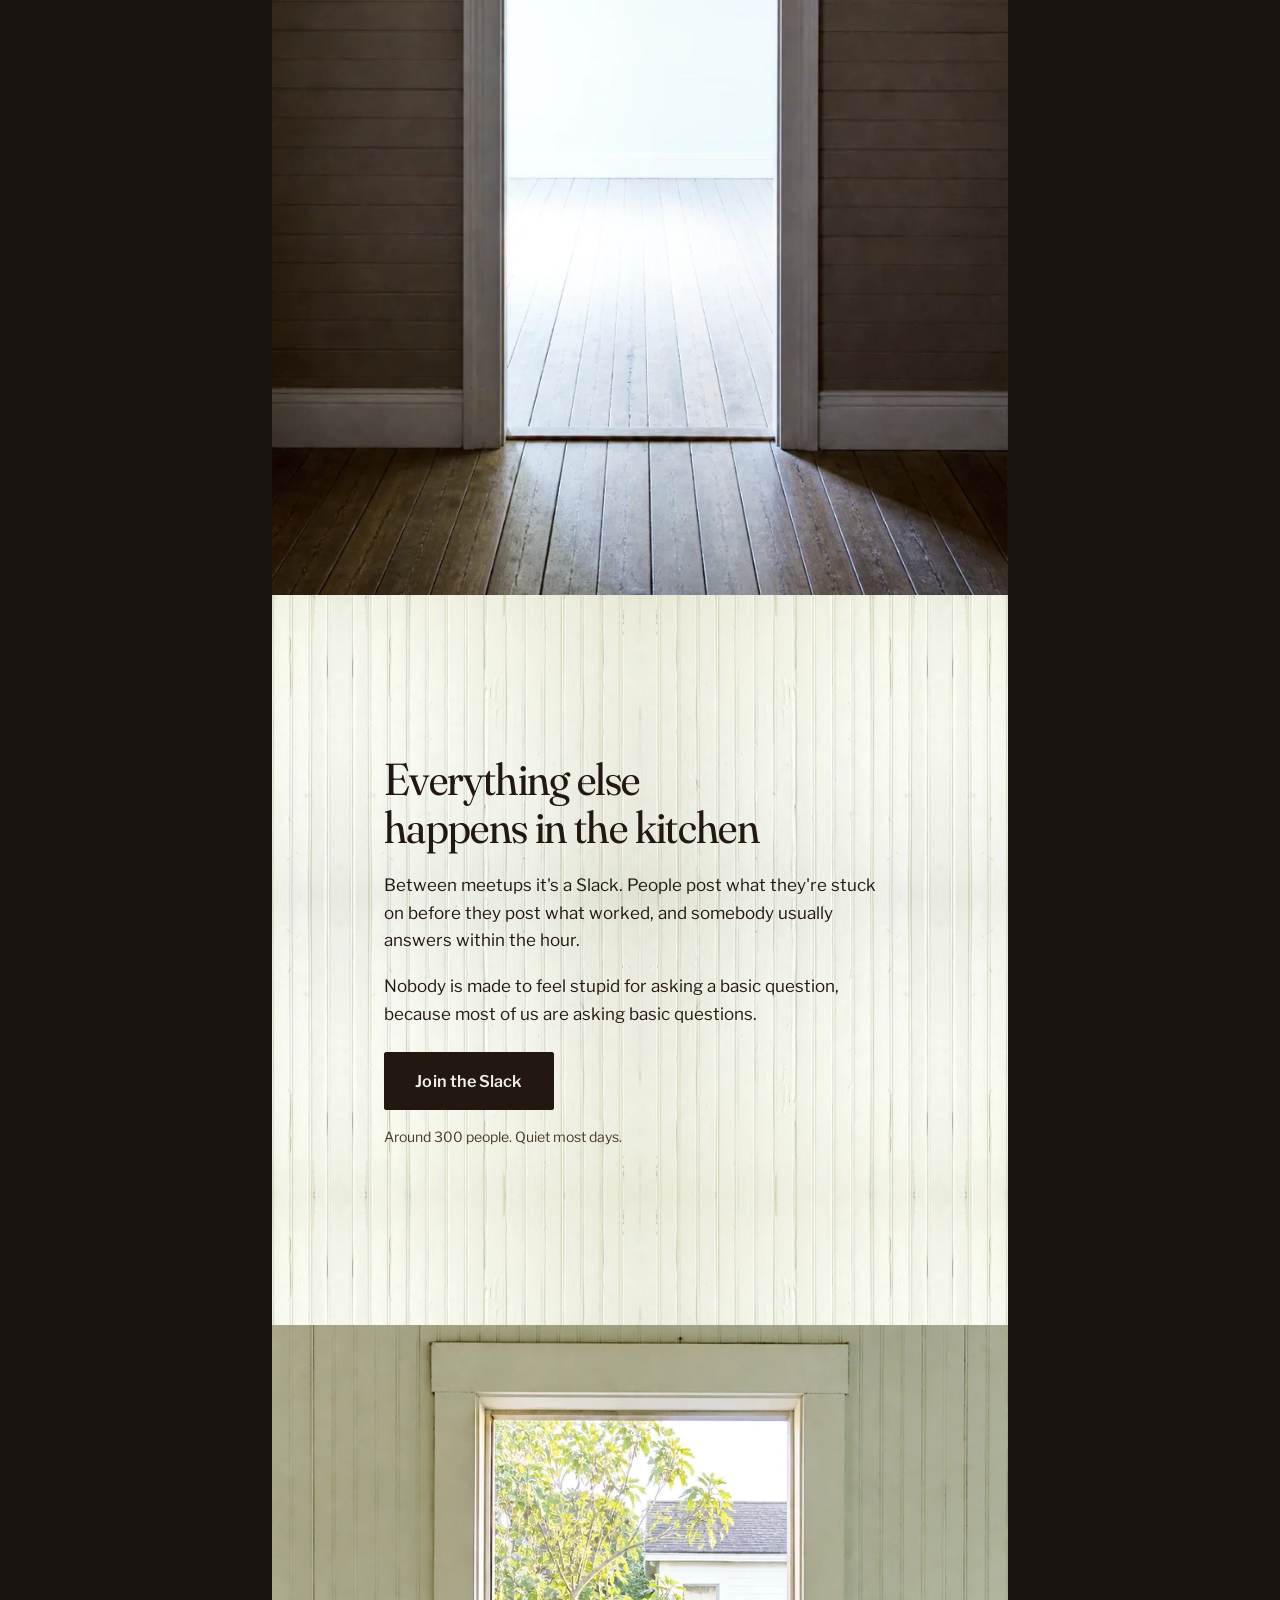
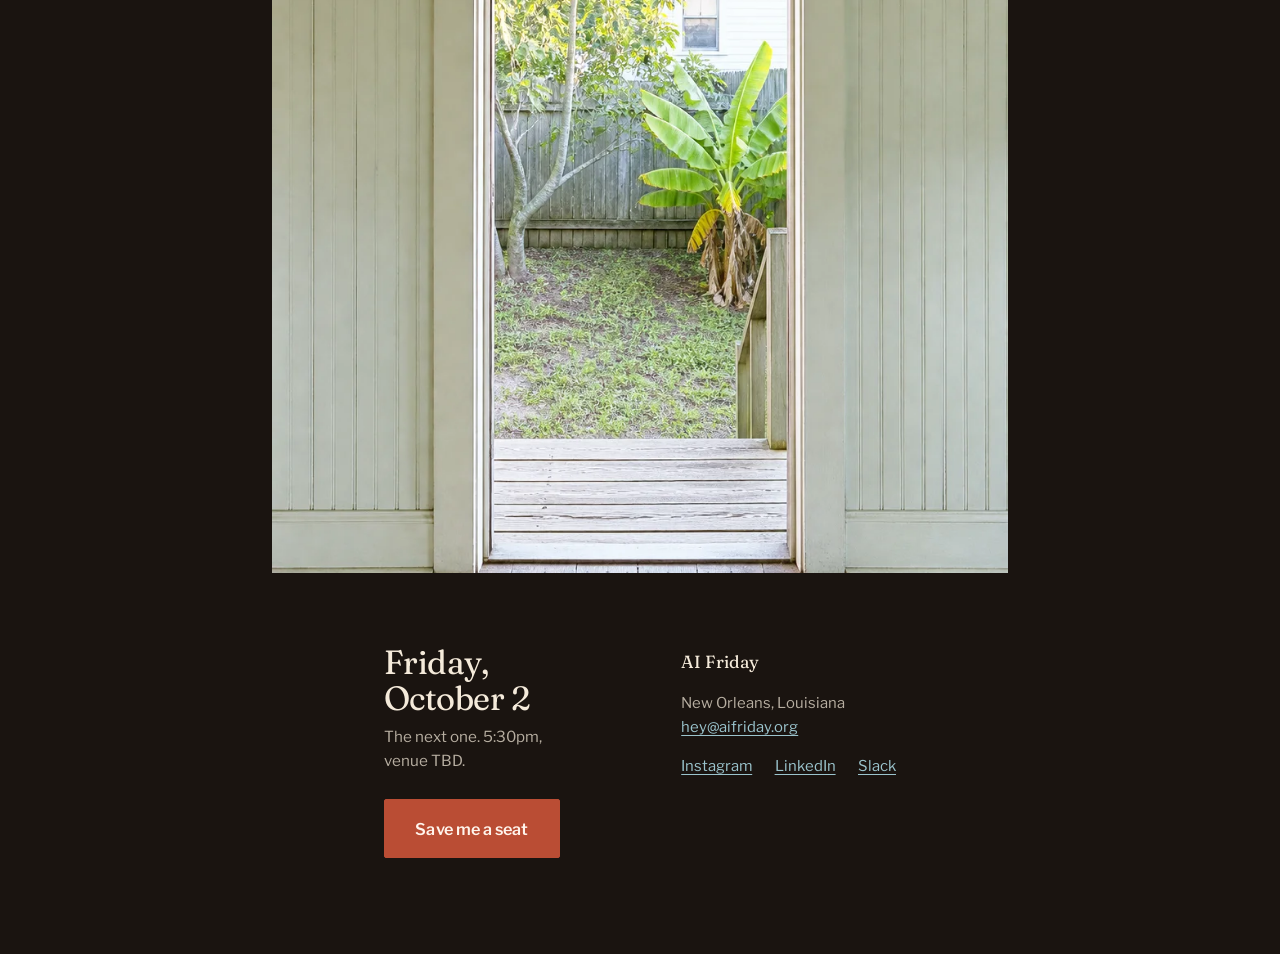
<file: designs/01-shotgun-house/index.html>
<!doctype html>
<html lang="en">
<head>
<meta charset="utf-8">
<meta name="viewport" content="width=device-width, initial-scale=1">
<title>AI Friday — New Orleans</title>
<meta name="description" content="A monthly meetup in New Orleans for people who use AI at work and aren't programmers. Next one is Friday, October 2 at 5:30pm.">
<link rel="preconnect" href="https://fonts.googleapis.com">
<link rel="preconnect" href="https://fonts.gstatic.com" crossorigin>
<link href="https://fonts.googleapis.com/css2?family=Fraunces:ital,opsz,wght,SOFT,WONK@0,9..144,300..700,0..100,0..1;1,9..144,300..700,0..100,0..1&family=Libre+Franklin:ital,wght@0,300..700;1,400&display=swap" rel="stylesheet">
<link rel="stylesheet" href="styles.css">
</head>
<body>
<a class="skip" href="#front-room">Skip to the invitation</a>

<nav class="plan" aria-label="Rooms">
  <ol class="plan__list"></ol>
</nav>

<div class="house">

  <header class="masthead">
    <p class="masthead__name">AI Friday</p>
    <p class="masthead__place caps">New Orleans</p>
  </header>

  <!-- ── the street ───────────────────────────────────────── -->
  <div class="street">
    <img src="assets/front-door.webp" alt="The open front door of a New Orleans shotgun house, seen from the sidewalk in late afternoon light." width="1400" height="700" fetchpriority="high">
  </div>

  <!-- ── room 1 · the invitation ──────────────────────────── -->
  <section class="room room--1" id="front-room" data-room="The invitation">
    <div class="col">
      <p class="aside">The door's open.</p>
      <h1>Friday,<br>October&nbsp;2</h1>
      <p class="caps stamp">5:30 in the evening · New Orleans</p>
      <p class="lede">Once a month we get a room here and show each other what we made with AI. Most of us are not programmers.</p>
      <p class="act">
        <a class="btn btn--go" href="#">Save me a seat</a>
      </p>
      <p class="fine">Free. Nothing to bring. We'll email you the address.</p>
    </div>
  </section>

  <div class="threshold threshold--1" aria-hidden="true">
    <div class="aperture"></div>
    <img src="assets/door-1.webp" alt="" width="900" height="1350" loading="lazy" decoding="async">
  </div>

  <!-- ── room 2 · what this is ────────────────────────────── -->
  <section class="room room--2" data-room="What this is">
    <div class="col">
      <h2>What this is</h2>
      <p>AI Friday is a meetup and a Slack. Once a month we take over a room, four or five people show something they made or something they finally figured out, and then everybody talks for an hour.</p>
      <p>The people who come are lawyers, teachers, nurses, bookkeepers, people who run small businesses. They use a computer all day. They are not engineers.</p>
      <p class="aside aside--wide">You don't have to be technical. That is the entire point.</p>
    </div>
  </section>

  <div class="threshold threshold--2" aria-hidden="true">
    <div class="aperture"></div>
    <img src="assets/door-2.webp" alt="" width="900" height="1350" loading="lazy" decoding="async">
  </div>

  <!-- ── room 3 · what people are building ────────────────── -->
  <section class="room room--3" data-room="What people are building">
    <div class="col">
      <h2>What people are building</h2>
      <ul class="works">
        <li>
          <h3>Intake, before the first call</h3>
          <p class="caps">A family lawyer · Mid-City</p>
          <p>A new client fills out a form. She gets a plain summary and three questions to ask, before she picks up the phone.</p>
        </li>
        <li>
          <h3>A week of science on Sunday night</h3>
          <p class="caps">Seventh grade teacher · Algiers</p>
          <p>She pastes in the state standards. It gives back five days of labs and worksheets she can actually run on Monday.</p>
        </li>
        <li>
          <h3>The schedule nobody had to redo</h3>
          <p class="caps">Restaurant owner · Freret Street</p>
          <p>Everybody texts him when they can't work. It reads the texts and builds the week around them.</p>
        </li>
        <li>
          <h3>Every deadline in one place</h3>
          <p class="caps">Program manager · Central City</p>
          <p>Grant PDFs go in. Dates come out on a calendar she checks every Monday morning.</p>
        </li>
      </ul>
    </div>
  </section>

  <div class="threshold threshold--3" aria-hidden="true">
    <div class="aperture"></div>
    <img src="assets/door-3.webp" alt="" width="900" height="1350" loading="lazy" decoding="async">
  </div>

  <!-- ── room 4 · what you'll leave with ──────────────────── -->
  <section class="room room--4" data-room="What you'll leave with">
    <div class="col">
      <h2>What you'll leave with</h2>
      <ol class="takeaways">
        <li>
          <h3>One thing you can use Monday</h3>
          <p>Somebody always demos something small enough to copy down and try at your own desk the next morning.</p>
        </li>
        <li>
          <h3>Three people who do your job</h3>
          <p>We do introductions at the start, out loud, by what you do. You will meet people in your line of work.</p>
        </li>
        <li>
          <h3>A clear sense of what AI can't do</h3>
          <p>Worth as much as knowing what it's good at. It saves you three weeks on the wrong idea.</p>
        </li>
      </ol>
    </div>
  </section>

  <div class="threshold threshold--4" aria-hidden="true">
    <div class="aperture"></div>
    <img src="assets/door-4.webp" alt="" width="900" height="1350" loading="lazy" decoding="async">
  </div>

  <!-- ── room 5 · the kitchen ─────────────────────────────── -->
  <section class="room room--5" data-room="The kitchen">
    <div class="col">
      <h2>Everything else<br>happens in the kitchen</h2>
      <p>Between meetups it's a Slack. People post what they're stuck on before they post what worked, and somebody usually answers within the hour.</p>
      <p>Nobody is made to feel stupid for asking a basic question, because most of us are asking basic questions.</p>
      <p class="act">
        <a class="btn btn--slack" href="#">Join the Slack</a>
      </p>
      <p class="fine">Around 300 people. Quiet most days.</p>
    </div>
  </section>

  <!-- ── out the back door ────────────────────────────────── -->
  <div class="backdoor">
    <img src="assets/back-door.webp" alt="The open back door of the house, looking out at a small yard with a fig tree and a banana plant in late evening light." width="900" height="1350" loading="lazy" decoding="async">
  </div>

  <!-- ── the back step ────────────────────────────────────── -->
  <footer class="step">
    <div class="col">
      <div class="step__next">
        <p class="step__date">Friday, October&nbsp;2</p>
        <p class="step__time">The next one. 5:30pm, venue&nbsp;TBD.</p>
        <a class="btn btn--go" href="#">Save me a seat</a>
      </div>
      <div class="step__meta">
        <p class="step__name">AI Friday</p>
        <p>New Orleans, Louisiana<br><a href="mailto:hey@aifriday.org">hey@aifriday.org</a></p>
        <p class="step__social">
          <a href="#">Instagram</a>
          <a href="#">LinkedIn</a>
          <a href="#">Slack</a>
        </p>
      </div>
    </div>
  </footer>

</div>
<script src="script.js"></script>
</body>
</html>
</file>
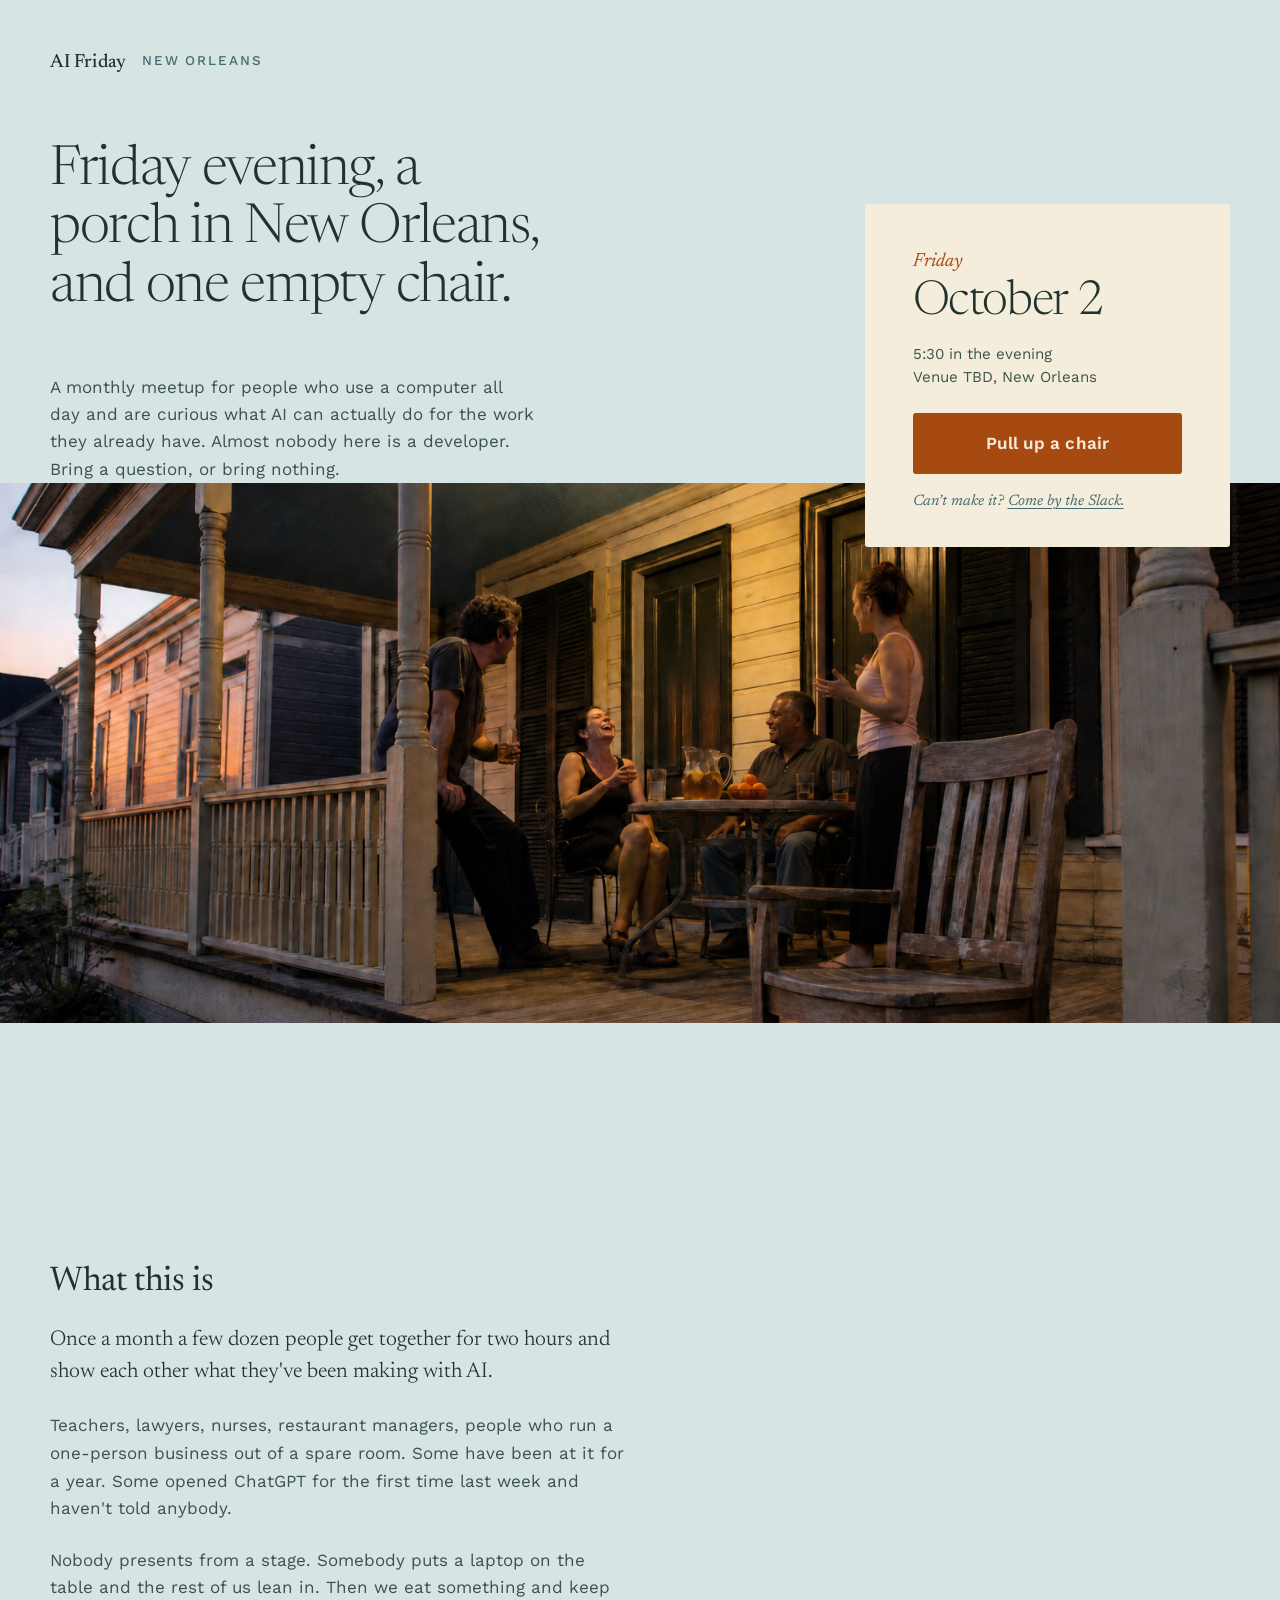
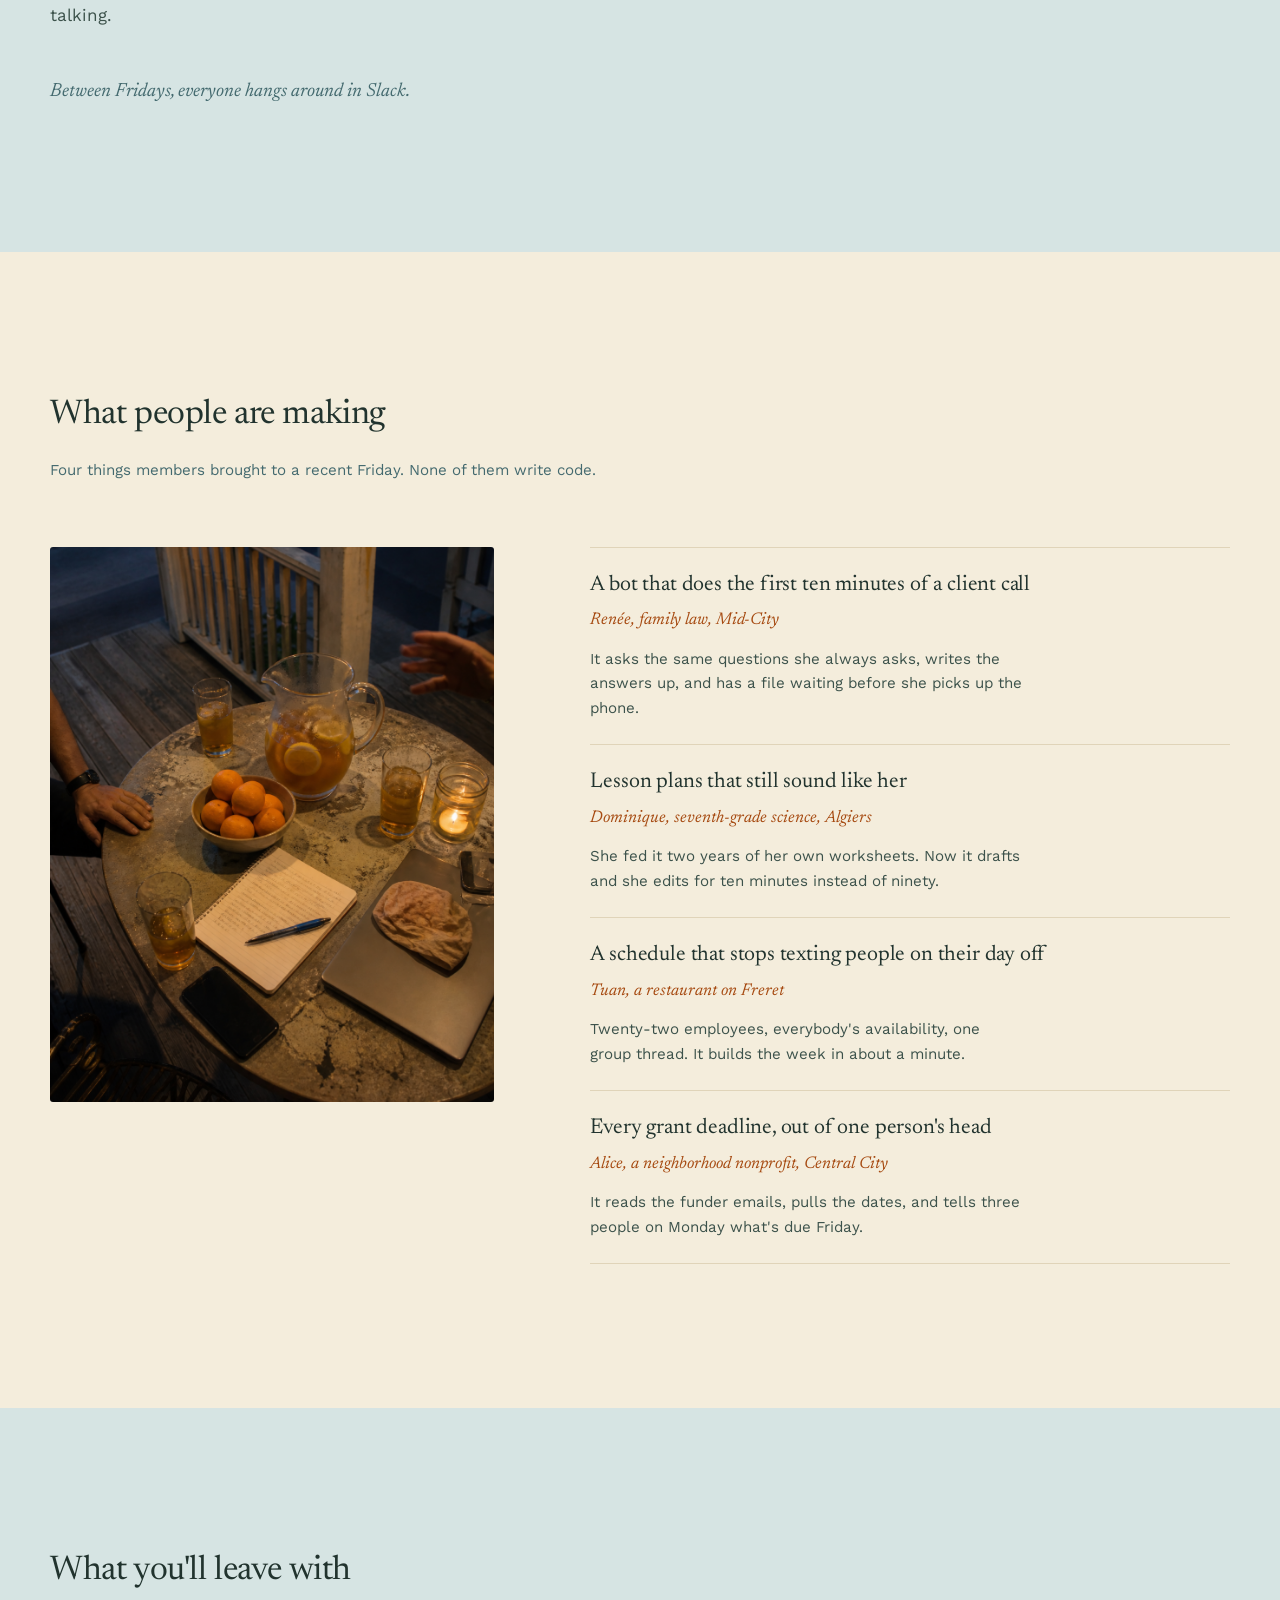
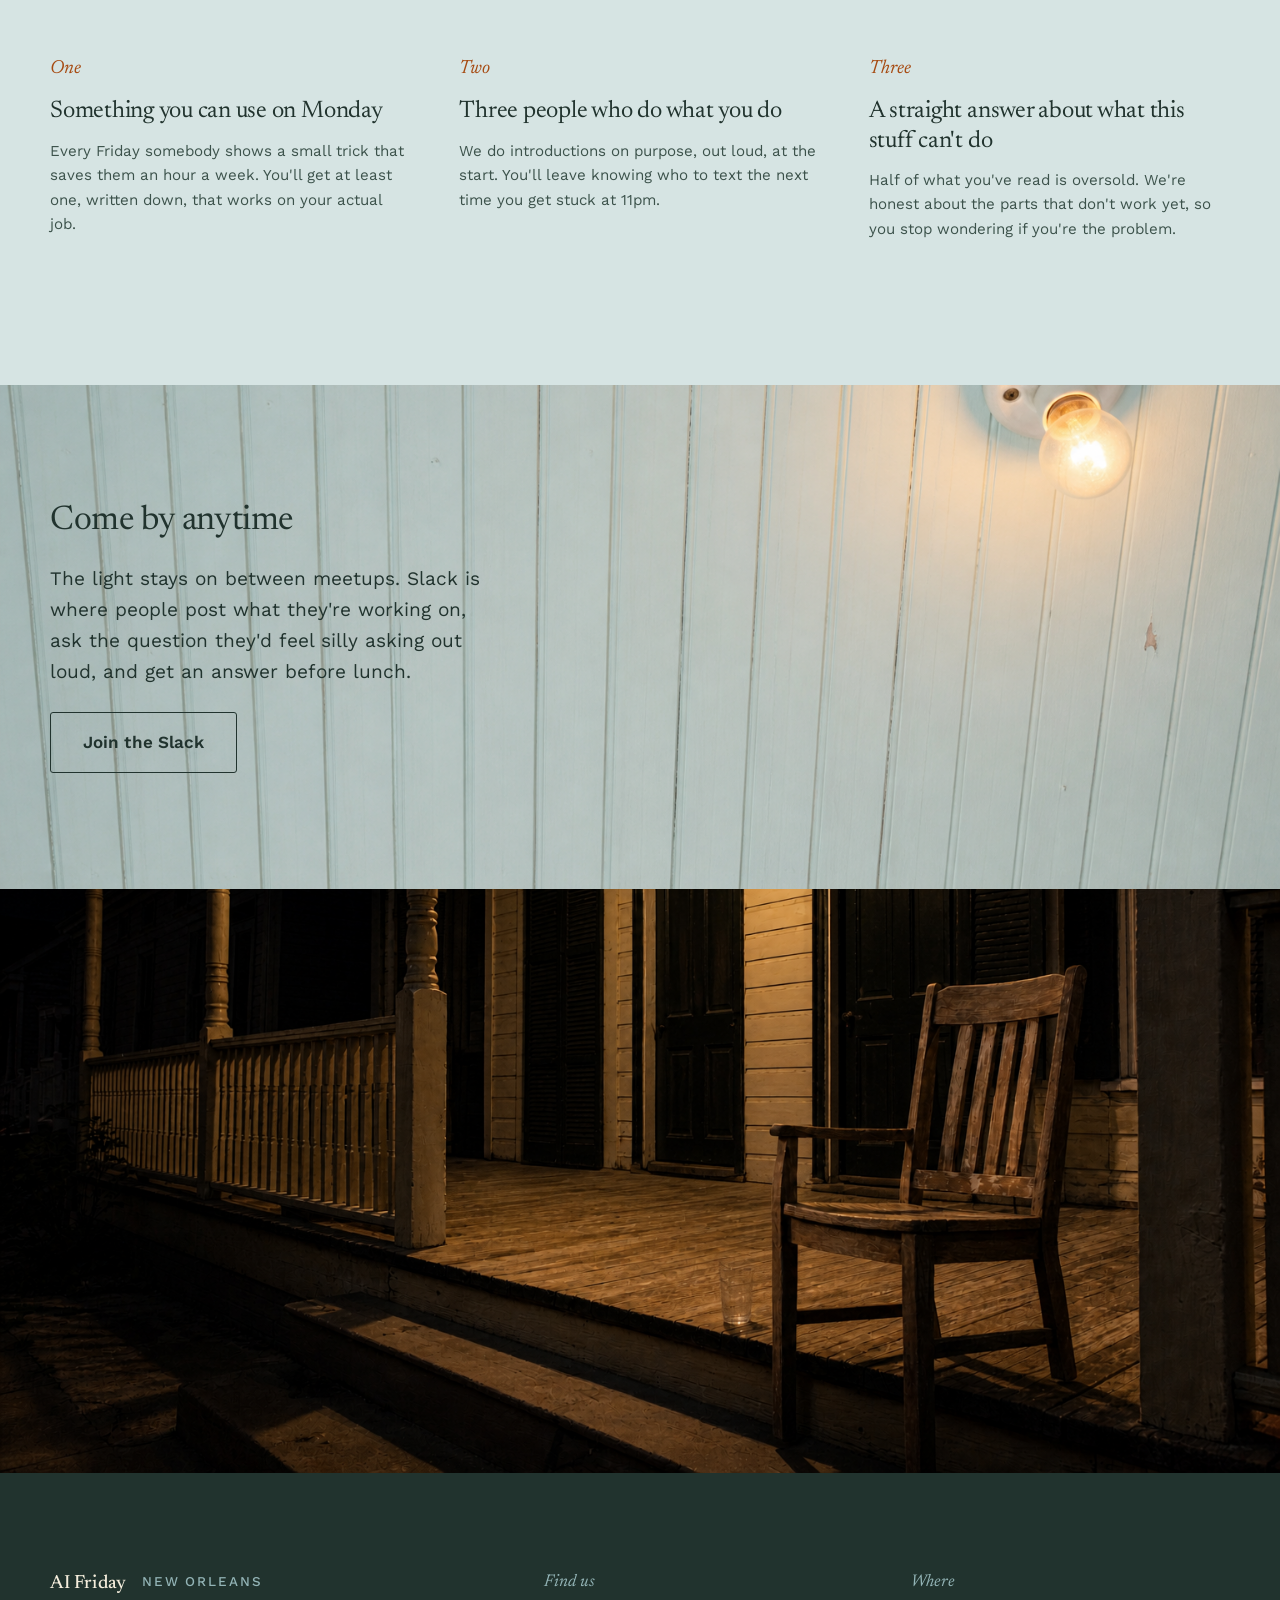
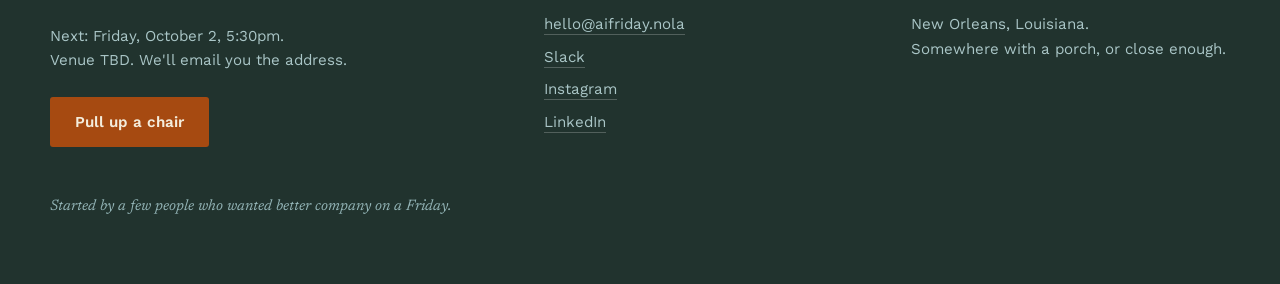
<file: designs/02-front-porch/index.html>
<!DOCTYPE html>
<html lang="en">
<head>
<meta charset="utf-8">
<meta name="viewport" content="width=device-width, initial-scale=1">
<title>AI Friday — a monthly meetup in New Orleans</title>
<meta name="description" content="A monthly meetup in New Orleans for people who use a computer all day and want to see what AI can actually do. Next one: Friday, October 2, 5:30pm.">
<link rel="preconnect" href="https://fonts.googleapis.com">
<link rel="preconnect" href="https://fonts.gstatic.com" crossorigin>
<link href="https://fonts.googleapis.com/css2?family=Newsreader:ital,opsz,wght@0,6..72,300..600;1,6..72,300..500&family=Work+Sans:ital,wght@0,400;0,500;0,600;1,400&display=swap" rel="stylesheet">
<link rel="stylesheet" href="styles.css">
</head>
<body>

<a class="skip" href="#invitation">Skip to the invitation</a>

<!-- ───────────────────────── HERO : the view from the sidewalk ──────────────────────── -->
<header class="hero" id="top">
  <div class="wrap hero__top">
    <p class="wordmark">AI&nbsp;Friday <span>New Orleans</span></p>

    <div class="hero__grid">
      <h1 class="hero__line">Friday evening, a porch in New&nbsp;Orleans, and one empty chair.</h1>

      <div class="invite" id="invitation">
        <p class="invite__date"><span class="invite__day">Friday</span><span class="invite__md">October 2</span></p>
        <p class="invite__where">5:30 in the evening<br>Venue TBD, New&nbsp;Orleans</p>
        <a class="btn btn--primary" href="#">Pull up a chair</a>
        <p class="invite__aside">Can’t make it? <a href="#slack">Come by the Slack.</a></p>
      </div>

      <p class="hero__sub">A monthly meetup for people who use a computer all day and are curious what AI can actually do for the work they already have. Almost nobody here is a developer. Bring a question, or bring nothing.</p>
    </div>
  </div>

  <div class="hero__scene">
    <picture class="hero__photo">
      <source media="(max-width: 700px)" srcset="assets/hero-porch-mobile.png">
      <img src="assets/hero-porch.png" alt="Four people talking on the front porch of a New Orleans double shotgun house at dusk, with one empty wooden chair turned toward the steps." fetchpriority="high">
    </picture>
  </div>
</header>

<main>

<!-- ───────────────────────── THE TOP STEP : what this is ──────────────────────── -->
<section class="step section">
  <div class="wrap wrap--prose">
    <h2 class="h2">What this is</h2>
    <p class="lede">Once a month a few dozen people get together for two hours and show each other what they've been making with AI.</p>
    <p>Teachers, lawyers, nurses, restaurant managers, people who run a one-person business out of a spare room. Some have been at it for a year. Some opened ChatGPT for the first time last week and haven't told anybody.</p>
    <p>Nobody presents from a stage. Somebody puts a laptop on the table and the rest of us lean in. Then we eat something and keep talking.</p>
    <p class="aside">Between Fridays, everyone hangs around in Slack.</p>
  </div>
</section>

<!-- ───────────────────────── THE TABLE : what people are making ──────────────────────── -->
<section class="table section">
  <div class="wrap">
    <div class="table__head">
      <h2 class="h2">What people are making</h2>
      <p class="table__note">Four things members brought to a recent Friday. None of them write code.</p>
    </div>

    <div class="table__layout">
      <figure class="photo photo--table">
        <img src="assets/table.png" alt="A round enamel table on the porch with a pitcher of iced tea, mismatched glasses, a bowl of satsumas and an open notebook." loading="lazy">
      </figure>

      <ul class="made">
        <li class="made__item">
          <h3 class="made__what">A bot that does the first ten minutes of a client call</h3>
          <p class="made__who">Renée, family law, Mid-City</p>
          <p class="made__how">It asks the same questions she always asks, writes the answers up, and has a file waiting before she picks up the phone.</p>
        </li>
        <li class="made__item">
          <h3 class="made__what">Lesson plans that still sound like her</h3>
          <p class="made__who">Dominique, seventh-grade science, Algiers</p>
          <p class="made__how">She fed it two years of her own worksheets. Now it drafts and she edits for ten minutes instead of ninety.</p>
        </li>
        <li class="made__item">
          <h3 class="made__what">A schedule that stops texting people on their day off</h3>
          <p class="made__who">Tuan, a restaurant on Freret</p>
          <p class="made__how">Twenty-two employees, everybody's availability, one group thread. It builds the week in about a minute.</p>
        </li>
        <li class="made__item">
          <h3 class="made__what">Every grant deadline, out of one person's head</h3>
          <p class="made__who">Alice, a neighborhood nonprofit, Central City</p>
          <p class="made__how">It reads the funder emails, pulls the dates, and tells three people on Monday what's due Friday.</p>
        </li>
      </ul>
    </div>
  </div>
</section>

<!-- ───────────────────────── THE THRESHOLD : what you leave with ──────────────────────── -->
<section class="threshold section">
  <div class="wrap">
    <h2 class="h2">What you'll leave with</h2>
    <div class="leave">
      <div class="leave__item">
        <p class="leave__num">One</p>
        <h3 class="leave__what">Something you can use on Monday</h3>
        <p>Every Friday somebody shows a small trick that saves them an hour a week. You'll get at least one, written down, that works on your actual job.</p>
      </div>
      <div class="leave__item">
        <p class="leave__num">Two</p>
        <h3 class="leave__what">Three people who do what you do</h3>
        <p>We do introductions on purpose, out loud, at the start. You'll leave knowing who to text the next time you get stuck at 11pm.</p>
      </div>
      <div class="leave__item">
        <p class="leave__num">Three</p>
        <h3 class="leave__what">A straight answer about what this stuff can't do</h3>
        <p>Half of what you've read is oversold. We're honest about the parts that don't work yet, so you stop wondering if you're the problem.</p>
      </div>
    </div>
  </div>
</section>

<!-- ───────────────────────── THE CEILING : the Slack ──────────────────────── -->
<section class="ceiling" id="slack">
  <img class="ceiling__photo" src="assets/ceiling.png" alt="A porch ceiling of beadboard painted pale haint blue, with a single warm bulb lit." loading="lazy">
  <div class="ceiling__body">
    <h2 class="h2 h2--light">Come by anytime</h2>
    <p>The light stays on between meetups. Slack is where people post what they're working on, ask the question they'd feel silly asking out loud, and get an answer before lunch.</p>
    <a class="btn btn--ghost" href="#">Join the Slack</a>
  </div>
</section>

</main>

<!-- ───────────────────────── THE SIDEWALK : footer ──────────────────────── -->
<footer class="sidewalk">
  <img class="sidewalk__photo" src="assets/chair-band.png" alt="The empty wooden chair on the porch later in the evening." loading="lazy">
  <div class="wrap sidewalk__body">
    <div class="sidewalk__col sidewalk__col--lead">
      <p class="wordmark wordmark--footer">AI&nbsp;Friday <span>New Orleans</span></p>
      <p class="sidewalk__next">Next: Friday, October&nbsp;2, 5:30pm.<br>Venue TBD. We'll email you the address.</p>
      <a class="btn btn--primary btn--sm" href="#">Pull up a chair</a>
    </div>
    <div class="sidewalk__col">
      <h3 class="sidewalk__h">Find us</h3>
      <ul class="sidewalk__list">
        <li><a href="#">hello@aifriday.nola</a></li>
        <li><a href="#">Slack</a></li>
        <li><a href="#">Instagram</a></li>
        <li><a href="#">LinkedIn</a></li>
      </ul>
    </div>
    <div class="sidewalk__col">
      <h3 class="sidewalk__h">Where</h3>
      <p class="sidewalk__list">New Orleans, Louisiana.<br>Somewhere with a porch, or close enough.</p>
    </div>
  </div>
  <p class="sidewalk__fine wrap">Started by a few people who wanted better company on a Friday.</p>
</footer>

<script src="script.js"></script>
</body>
</html>
</file>
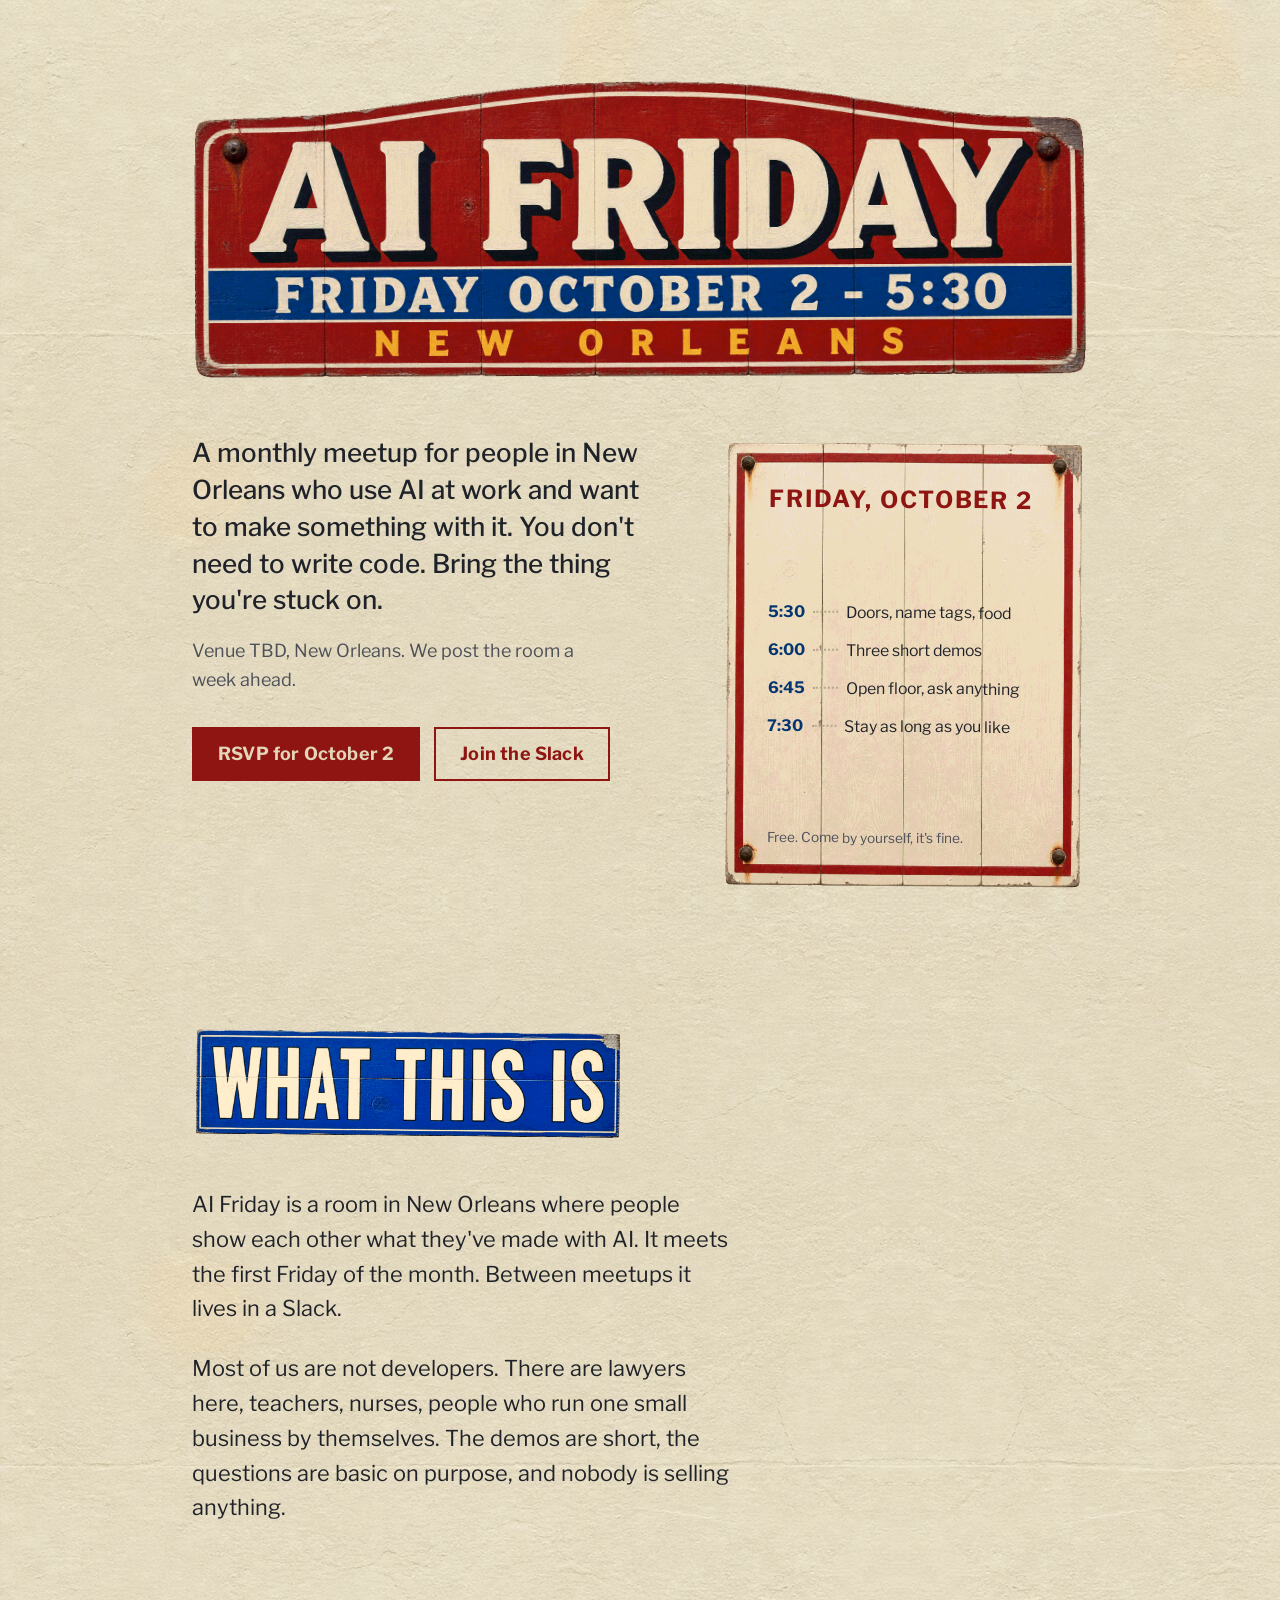
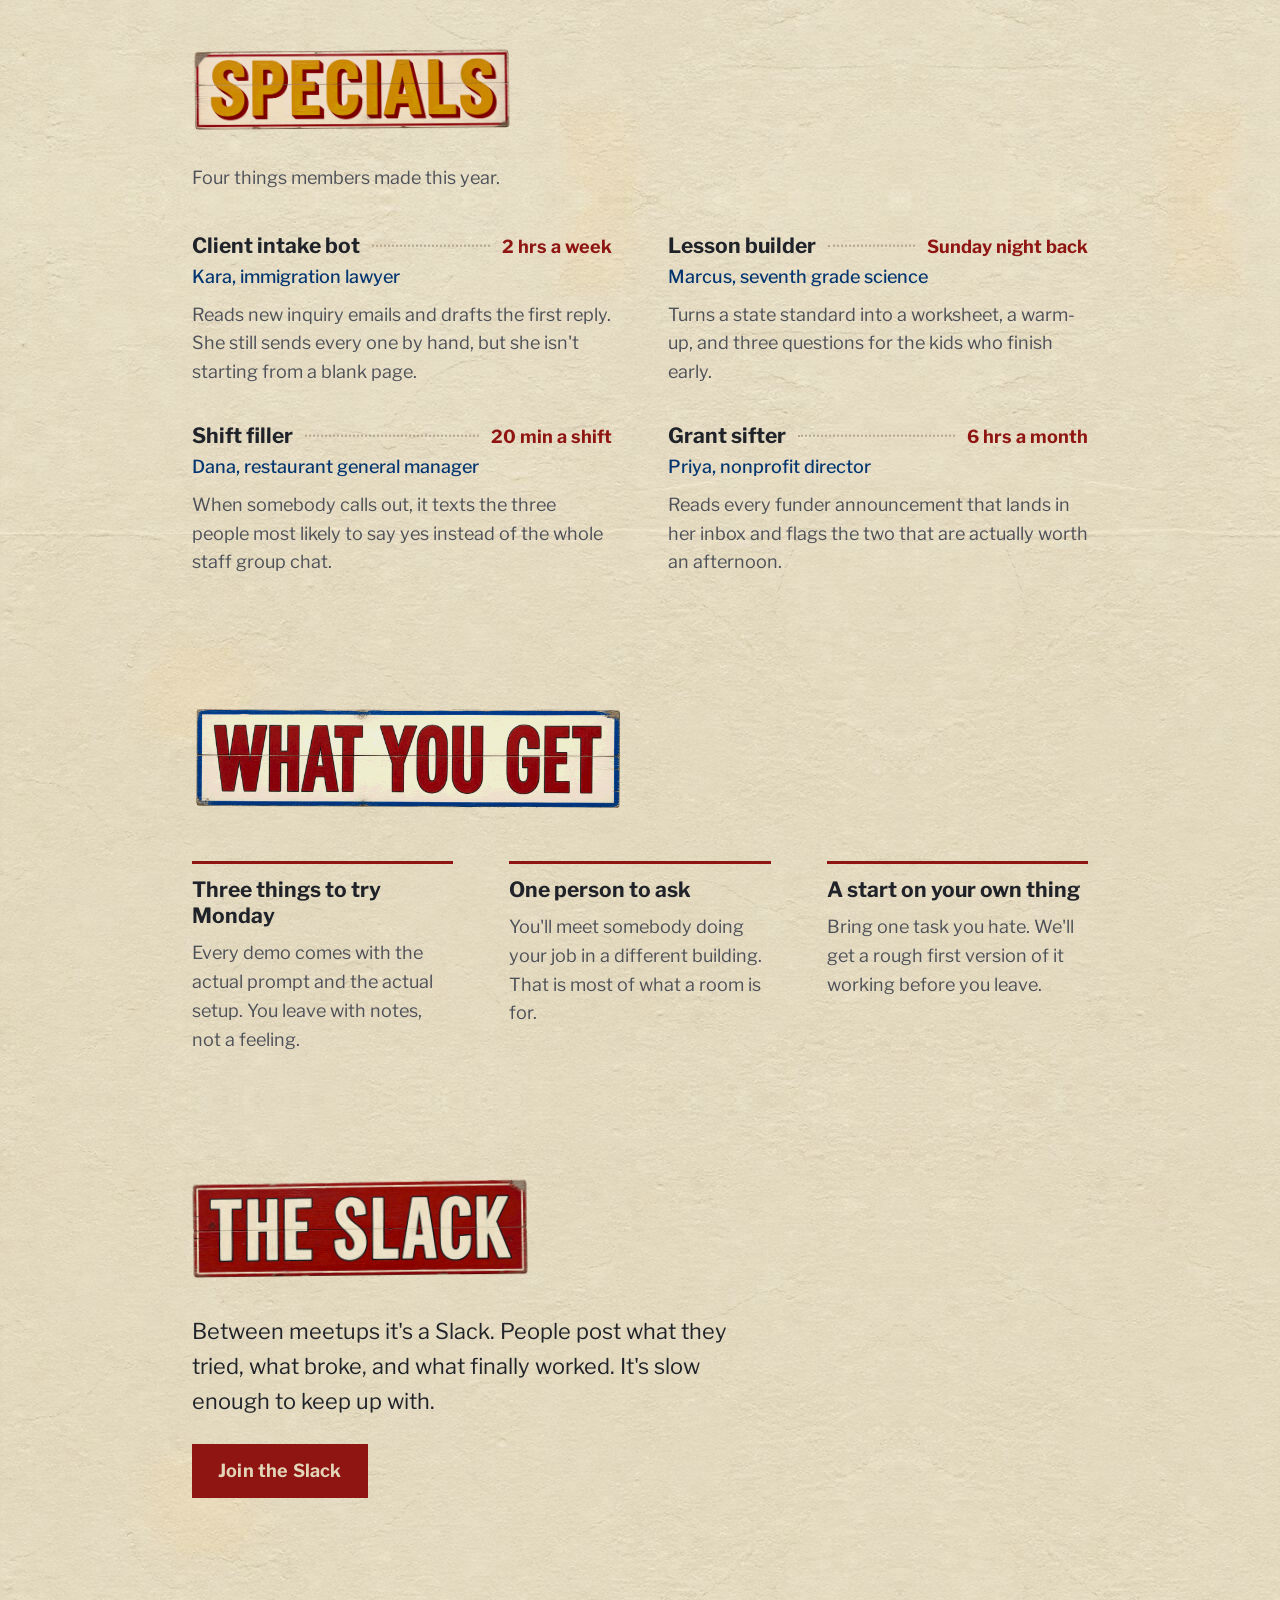
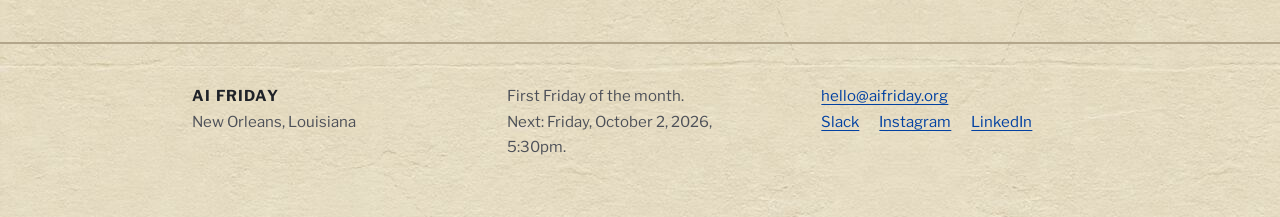
<file: designs/03-shop-sign/index.html>
<!doctype html>
<html lang="en">
<head>
<meta charset="utf-8">
<meta name="viewport" content="width=device-width, initial-scale=1">
<title>AI Friday — New Orleans</title>
<meta name="description" content="A monthly meetup in New Orleans for people who use AI at work and want to make something with it. Next one: Friday, October 2, 5:30pm.">
<link rel="preconnect" href="https://fonts.googleapis.com">
<link rel="preconnect" href="https://fonts.gstatic.com" crossorigin>
<link href="https://fonts.googleapis.com/css2?family=Libre+Franklin:wght@400;500;700&display=swap" rel="stylesheet">
<link rel="stylesheet" href="styles.css">
</head>
<body>

<a class="skip" href="#rsvp">Skip to RSVP</a>

<main>

  <!-- 1. THE INVITATION -->
  <header class="hero">
    <h1 class="hero__sign">
      <picture>
        <source media="(min-width: 736px)" srcset="assets/sign-hero.png" width="2000" height="667">
        <img src="assets/sign-hero-tall.png" width="1200" height="900"
             alt="AI Friday. Friday October 2, 5:30pm. New Orleans.">
      </picture>
    </h1>

    <div class="hero__body">
      <div class="hero__pitch">
        <p class="lead">A monthly meetup for people in New Orleans who use AI at work and
          want to make something with it. You don't need to write code. Bring the thing
          you're stuck on.</p>

        <p class="venue">Venue TBD, New Orleans. We post the room a week ahead.</p>

        <div class="actions">
          <a class="btn btn--paint" href="#" id="rsvp">RSVP for October&nbsp;2</a>
          <a class="btn btn--plain" href="#">Join the Slack</a>
        </div>

        <p class="countdown" id="countdown" hidden></p>
      </div>

      <aside class="board" aria-labelledby="board-head">
        <div class="board__inner">
          <p class="board__head" id="board-head">Friday, October 2</p>
          <ul class="runsheet">
            <li><span class="t">5:30</span><span class="dots" aria-hidden="true"></span><span class="w">Doors, name tags, food</span></li>
            <li><span class="t">6:00</span><span class="dots" aria-hidden="true"></span><span class="w">Three short demos</span></li>
            <li><span class="t">6:45</span><span class="dots" aria-hidden="true"></span><span class="w">Open floor, ask anything</span></li>
            <li><span class="t">7:30</span><span class="dots" aria-hidden="true"></span><span class="w">Stay as long as you like</span></li>
          </ul>
          <p class="board__foot">Free. Come by yourself, it's fine.</p>
        </div>
      </aside>
    </div>
  </header>

  <!-- 2. WHAT THIS IS -->
  <section class="section section--quiet">
    <h2 class="signhead signhead--a">
      <img src="assets/sign-what-this-is.png" width="1400" height="467" loading="lazy" alt="What this is">
    </h2>
    <div class="prose">
      <p>AI Friday is a room in New Orleans where people show each other what they've made
        with AI. It meets the first Friday of the month. Between meetups it lives in a Slack.</p>
      <p>Most of us are not developers. There are lawyers here, teachers, nurses, people who
        run one small business by themselves. The demos are short, the questions are basic on
        purpose, and nobody is selling anything.</p>
    </div>
  </section>

  <!-- 3. WHAT PEOPLE ARE BUILDING -->
  <section class="section">
    <h2 class="signhead signhead--b">
      <img src="assets/sign-specials.png" width="1400" height="467" loading="lazy" alt="Specials">
    </h2>
    <p class="section__sub">Four things members made this year.</p>

    <ul class="specials">
      <li class="special">
        <p class="special__line">
          <span class="special__name">Client intake bot</span>
          <span class="dots" aria-hidden="true"></span>
          <span class="special__price">2 hrs a week</span>
        </p>
        <p class="special__who">Kara, immigration lawyer</p>
        <p class="special__what">Reads new inquiry emails and drafts the first reply. She still
          sends every one by hand, but she isn't starting from a blank page.</p>
      </li>
      <li class="special">
        <p class="special__line">
          <span class="special__name">Lesson builder</span>
          <span class="dots" aria-hidden="true"></span>
          <span class="special__price">Sunday night back</span>
        </p>
        <p class="special__who">Marcus, seventh grade science</p>
        <p class="special__what">Turns a state standard into a worksheet, a warm-up, and three
          questions for the kids who finish early.</p>
      </li>
      <li class="special">
        <p class="special__line">
          <span class="special__name">Shift filler</span>
          <span class="dots" aria-hidden="true"></span>
          <span class="special__price">20 min a shift</span>
        </p>
        <p class="special__who">Dana, restaurant general manager</p>
        <p class="special__what">When somebody calls out, it texts the three people most likely
          to say yes instead of the whole staff group chat.</p>
      </li>
      <li class="special">
        <p class="special__line">
          <span class="special__name">Grant sifter</span>
          <span class="dots" aria-hidden="true"></span>
          <span class="special__price">6 hrs a month</span>
        </p>
        <p class="special__who">Priya, nonprofit director</p>
        <p class="special__what">Reads every funder announcement that lands in her inbox and
          flags the two that are actually worth an afternoon.</p>
      </li>
    </ul>
  </section>

  <!-- 4. WHAT YOU WALK AWAY WITH -->
  <section class="section">
    <h2 class="signhead signhead--c">
      <img src="assets/sign-what-you-get.png" width="1400" height="467" loading="lazy" alt="What you get">
    </h2>
    <ul class="gets">
      <li>
        <h3>Three things to try Monday</h3>
        <p>Every demo comes with the actual prompt and the actual setup. You leave with notes,
          not a feeling.</p>
      </li>
      <li>
        <h3>One person to ask</h3>
        <p>You'll meet somebody doing your job in a different building. That is most of what a
          room is for.</p>
      </li>
      <li>
        <h3>A start on your own thing</h3>
        <p>Bring one task you hate. We'll get a rough first version of it working before you
          leave.</p>
      </li>
    </ul>
  </section>

  <!-- 5. THE SLACK -->
  <section class="section section--quiet">
    <h2 class="signhead signhead--d">
      <img src="assets/sign-the-slack.png" width="1400" height="467" loading="lazy" alt="The Slack">
    </h2>
    <div class="prose">
      <p>Between meetups it's a Slack. People post what they tried, what broke, and what
        finally worked. It's slow enough to keep up with.</p>
      <p class="actions actions--single"><a class="btn btn--paint" href="#">Join the Slack</a></p>
    </div>
  </section>

</main>

<!-- 6. FOOTER -->
<footer class="foot">
  <div class="foot__inner">
    <div class="foot__block">
      <p class="foot__name">AI Friday</p>
      <p>New Orleans, Louisiana</p>
    </div>
    <div class="foot__block">
      <p>First Friday of the month.</p>
      <p>Next: Friday, October 2, 2026, 5:30pm.</p>
    </div>
    <div class="foot__block">
      <p><a href="mailto:hello@aifriday.org">hello@aifriday.org</a></p>
      <p class="foot__social">
        <a href="#">Slack</a>
        <a href="#">Instagram</a>
        <a href="#">LinkedIn</a>
      </p>
    </div>
  </div>
</footer>

<script src="script.js"></script>
</body>
</html>
</file>
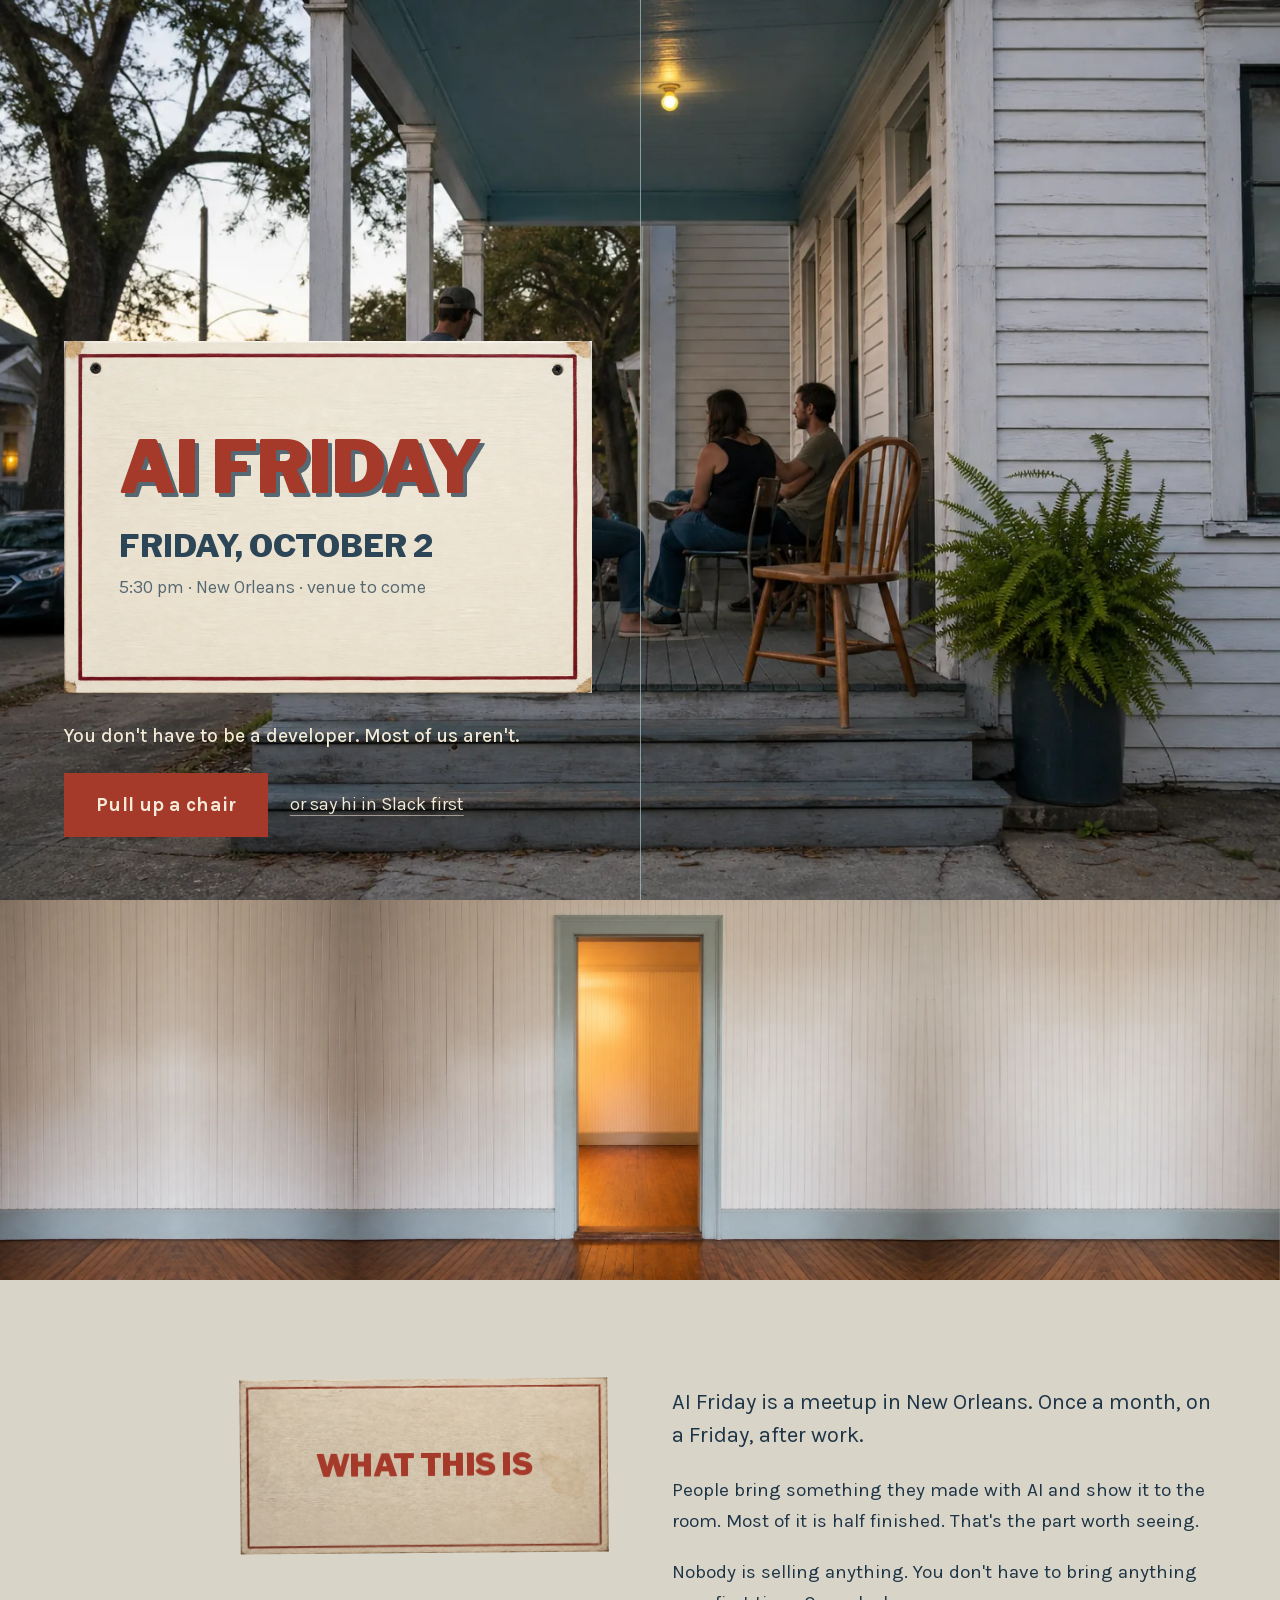
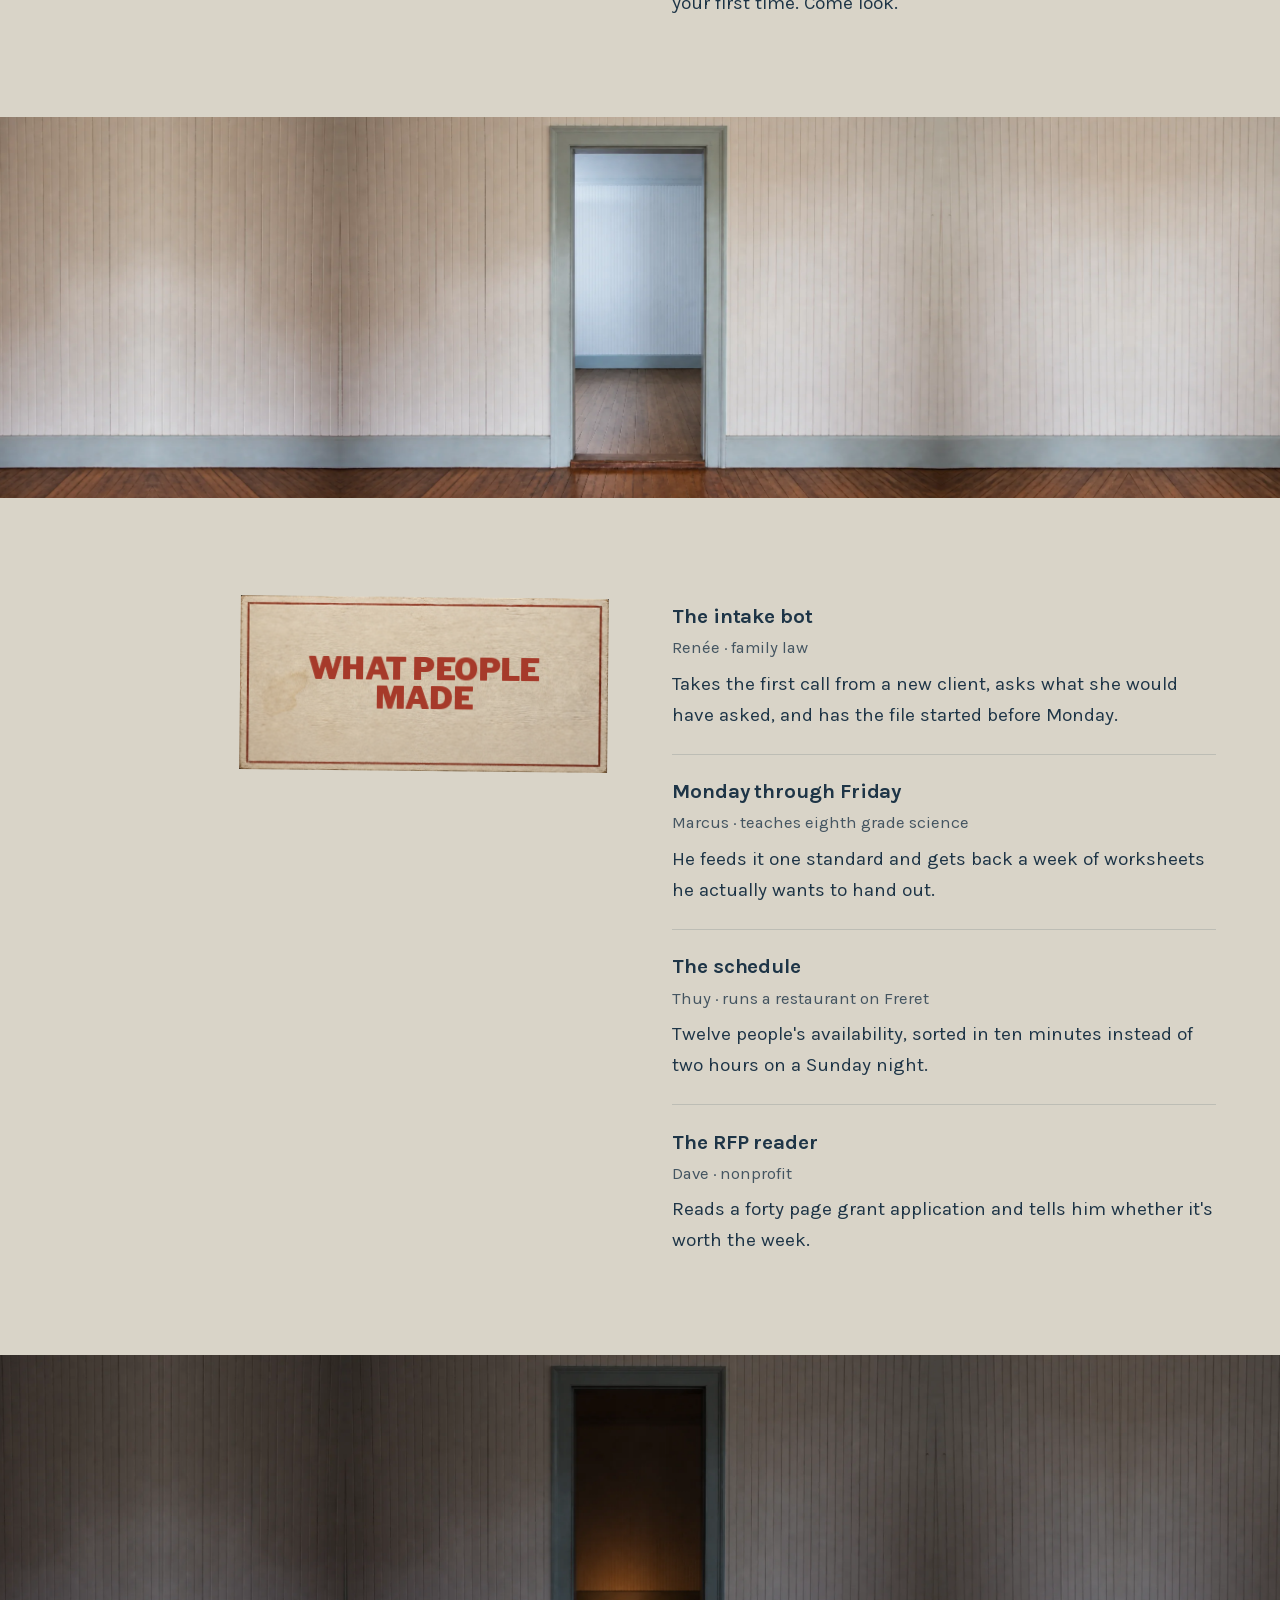
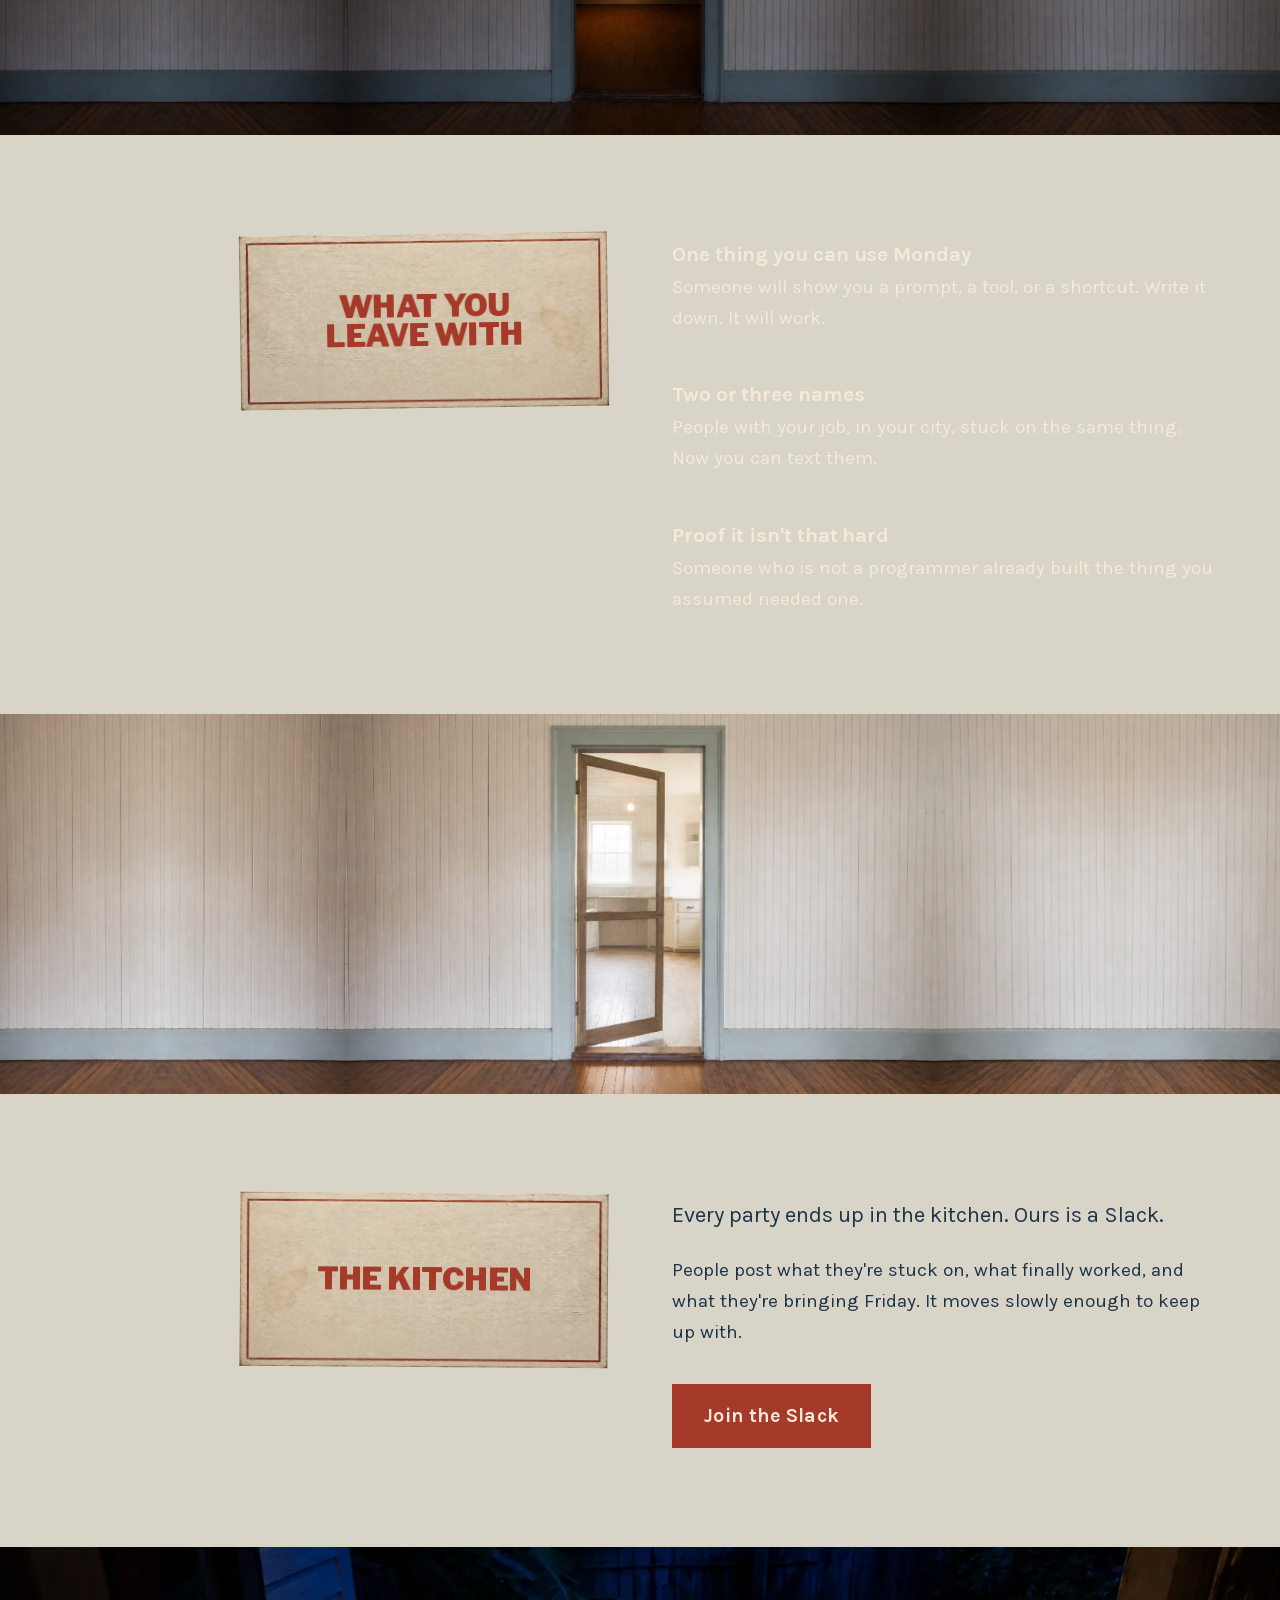
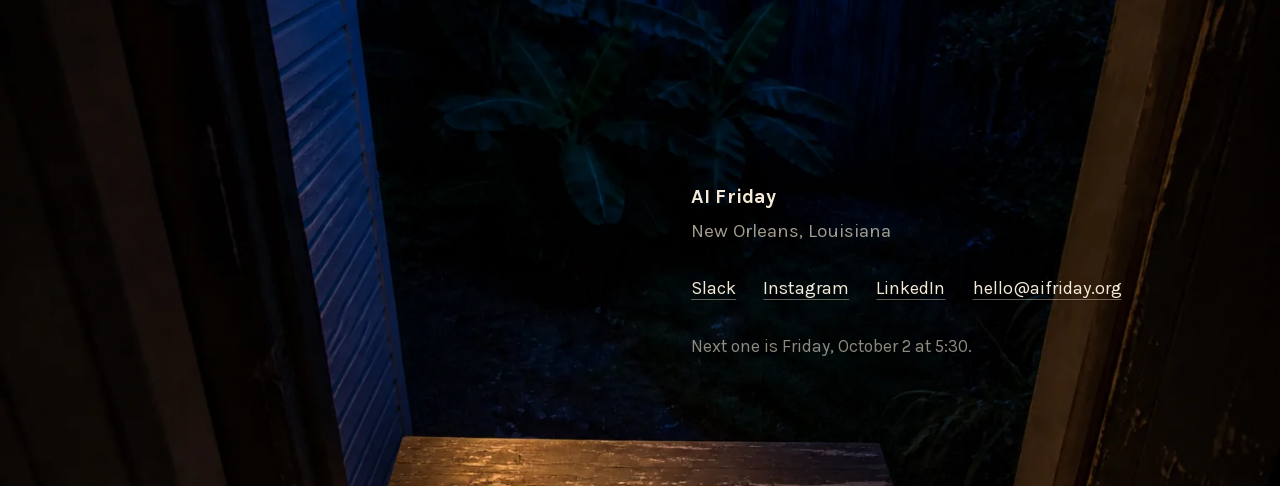
<file: designs/04-combined/index.html>
<!DOCTYPE html>
<!-- ABOUTME: Single-page homepage for AI Friday, a monthly AI meetup in New Orleans.
     ABOUTME: Structured as a walk through a shotgun house, front porch to back step. -->
<html lang="en">
<head>
<meta charset="utf-8">
<meta name="viewport" content="width=device-width, initial-scale=1">
<title>AI Friday — New Orleans</title>
<meta name="description" content="A monthly meetup in New Orleans for people who want to build things with AI. Next one is Friday, October 2 at 5:30.">
<link rel="stylesheet" href="assets/fonts.css">
<link rel="stylesheet" href="styles.css">
</head>
<body>

<a class="skip" href="#front-room">Skip to what this is</a>

<!-- the shot line: every door in a shotgun house lines up. -->
<div class="shotline" aria-hidden="true"></div>

<main>

  <!-- ─────────── ROOM 1 · THE FRONT PORCH ─────────── -->
  <section class="porch" aria-labelledby="porch-name">
    <picture>
      <source media="(max-width: 820px)" srcset="assets/porch-tall.webp">
      <img class="porch__photo" src="assets/porch-wide.webp" alt="Four people talking on the front porch of a New Orleans shotgun house at dusk. The porch ceiling is painted pale blue, the bulb is on, and one wooden chair is empty." fetchpriority="high">
    </picture>

    <div class="porch__content">
      <div class="board">
        <img class="board__panel" src="assets/sign-large.webp" alt="">
        <div class="board__text">
          <h1 class="board__name" id="porch-name">AI Friday</h1>
          <p class="board__when">Friday, October&nbsp;2</p>
          <p class="board__where">5:30 pm · New Orleans · venue to come</p>
        </div>
      </div>

      <div class="porch__tail">
        <p class="porch__line">You don't have to be a developer. Most of us aren't.</p>

        <p class="porch__actions">
          <a class="btn" href="#">Pull up a chair</a>
          <a class="quietlink" href="#">or say hi in Slack first</a>
        </p>
      </div>
    </div>
  </section>

  <!-- doorway -->
  <div class="door" aria-hidden="true">
    <img class="door__photo" src="assets/door-warm.webp" alt="">
  </div>

  <!-- ─────────── ROOM 2 · WHAT THIS IS ─────────── -->
  <section class="room room--warm" id="front-room">
    <div class="room__inner">
      <h2 class="sign">
        <img class="sign__panel" src="assets/sign-small.webp" alt="">
        <span class="sign__text">What this is</span>
      </h2>
      <div class="room__body">
        <p class="lead">AI Friday is a meetup in New Orleans. Once a month, on a Friday, after work.</p>
        <p>People bring something they made with AI and show it to the room. Most of it is half finished. That's the part worth seeing.</p>
        <p>Nobody is selling anything. You don't have to bring anything your first time. Come look.</p>
      </div>
    </div>
  </section>

  <!-- doorway -->
  <div class="door" aria-hidden="true">
    <img class="door__photo" src="assets/door-cool.webp" alt="">
  </div>

  <!-- ─────────── ROOM 3 · WHAT PEOPLE MADE ─────────── -->
  <section class="room room--cool" id="middle-room">
    <div class="room__inner">
      <h2 class="sign">
        <img class="sign__panel" src="assets/sign-small.webp" alt="">
        <span class="sign__text">What people made</span>
      </h2>
      <div class="room__body">
        <ul class="projects">
          <li class="project">
            <h3 class="project__name">The intake bot</h3>
            <p class="project__by">Renée · family law</p>
            <p>Takes the first call from a new client, asks what she would have asked, and has the file started before Monday.</p>
          </li>
          <li class="project">
            <h3 class="project__name">Monday through Friday</h3>
            <p class="project__by">Marcus · teaches eighth grade science</p>
            <p>He feeds it one standard and gets back a week of worksheets he actually wants to hand out.</p>
          </li>
          <li class="project">
            <h3 class="project__name">The schedule</h3>
            <p class="project__by">Thuy · runs a restaurant on Freret</p>
            <p>Twelve people's availability, sorted in ten minutes instead of two hours on a Sunday night.</p>
          </li>
          <li class="project">
            <h3 class="project__name">The RFP reader</h3>
            <p class="project__by">Dave · nonprofit</p>
            <p>Reads a forty page grant application and tells him whether it's worth the week.</p>
          </li>
        </ul>
      </div>
    </div>
  </section>

  <!-- doorway -->
  <div class="door" aria-hidden="true">
    <img class="door__photo" src="assets/door-dim.webp" alt="">
  </div>

  <!-- ─────────── ROOM 4 · WHAT YOU LEAVE WITH ─────────── -->
  <section class="room room--dim" id="back-room">
    <div class="room__inner">
      <h2 class="sign">
        <img class="sign__panel" src="assets/sign-small.webp" alt="">
        <span class="sign__text">What you leave with</span>
      </h2>
      <div class="room__body">
        <ul class="takeaways">
          <li>
            <h3 class="takeaway__name">One thing you can use Monday</h3>
            <p>Someone will show you a prompt, a tool, or a shortcut. Write it down. It will work.</p>
          </li>
          <li>
            <h3 class="takeaway__name">Two or three names</h3>
            <p>People with your job, in your city, stuck on the same thing. Now you can text them.</p>
          </li>
          <li>
            <h3 class="takeaway__name">Proof it isn't that hard</h3>
            <p>Someone who is not a programmer already built the thing you assumed needed one.</p>
          </li>
        </ul>
      </div>
    </div>
  </section>

  <!-- screen door -->
  <div class="door door--screen" aria-hidden="true">
    <img class="door__photo" src="assets/door-screen.webp" alt="">
  </div>

  <!-- ─────────── ROOM 5 · THE KITCHEN ─────────── -->
  <section class="room room--kitchen" id="kitchen">
    <div class="room__inner">
      <h2 class="sign">
        <img class="sign__panel" src="assets/sign-small.webp" alt="">
        <span class="sign__text">The kitchen</span>
      </h2>
      <div class="room__body">
        <p class="lead">Every party ends up in the kitchen. Ours is a Slack.</p>
        <p>People post what they're stuck on, what finally worked, and what they're bringing Friday. It moves slowly enough to keep up with.</p>
        <p class="kitchen__actions">
          <a class="btn" href="#">Join the Slack</a>
        </p>
      </div>
    </div>
  </section>

  <!-- ─────────── THE BACK STEP ─────────── -->
  <footer class="backstep">
    <img class="backstep__photo" src="assets/backstep.webp" alt="">
    <div class="backstep__inner">
      <p class="backstep__mark">AI Friday</p>
      <p class="backstep__where">New Orleans, Louisiana</p>
      <ul class="backstep__links">
        <li><a href="#">Slack</a></li>
        <li><a href="#">Instagram</a></li>
        <li><a href="#">LinkedIn</a></li>
        <li><a href="mailto:hello@aifriday.org">hello@aifriday.org</a></li>
      </ul>
      <p class="backstep__next">Next one is Friday, October 2 at 5:30.</p>
    </div>
  </footer>

</main>

<script src="script.js"></script>
</body>
</html>
</file>
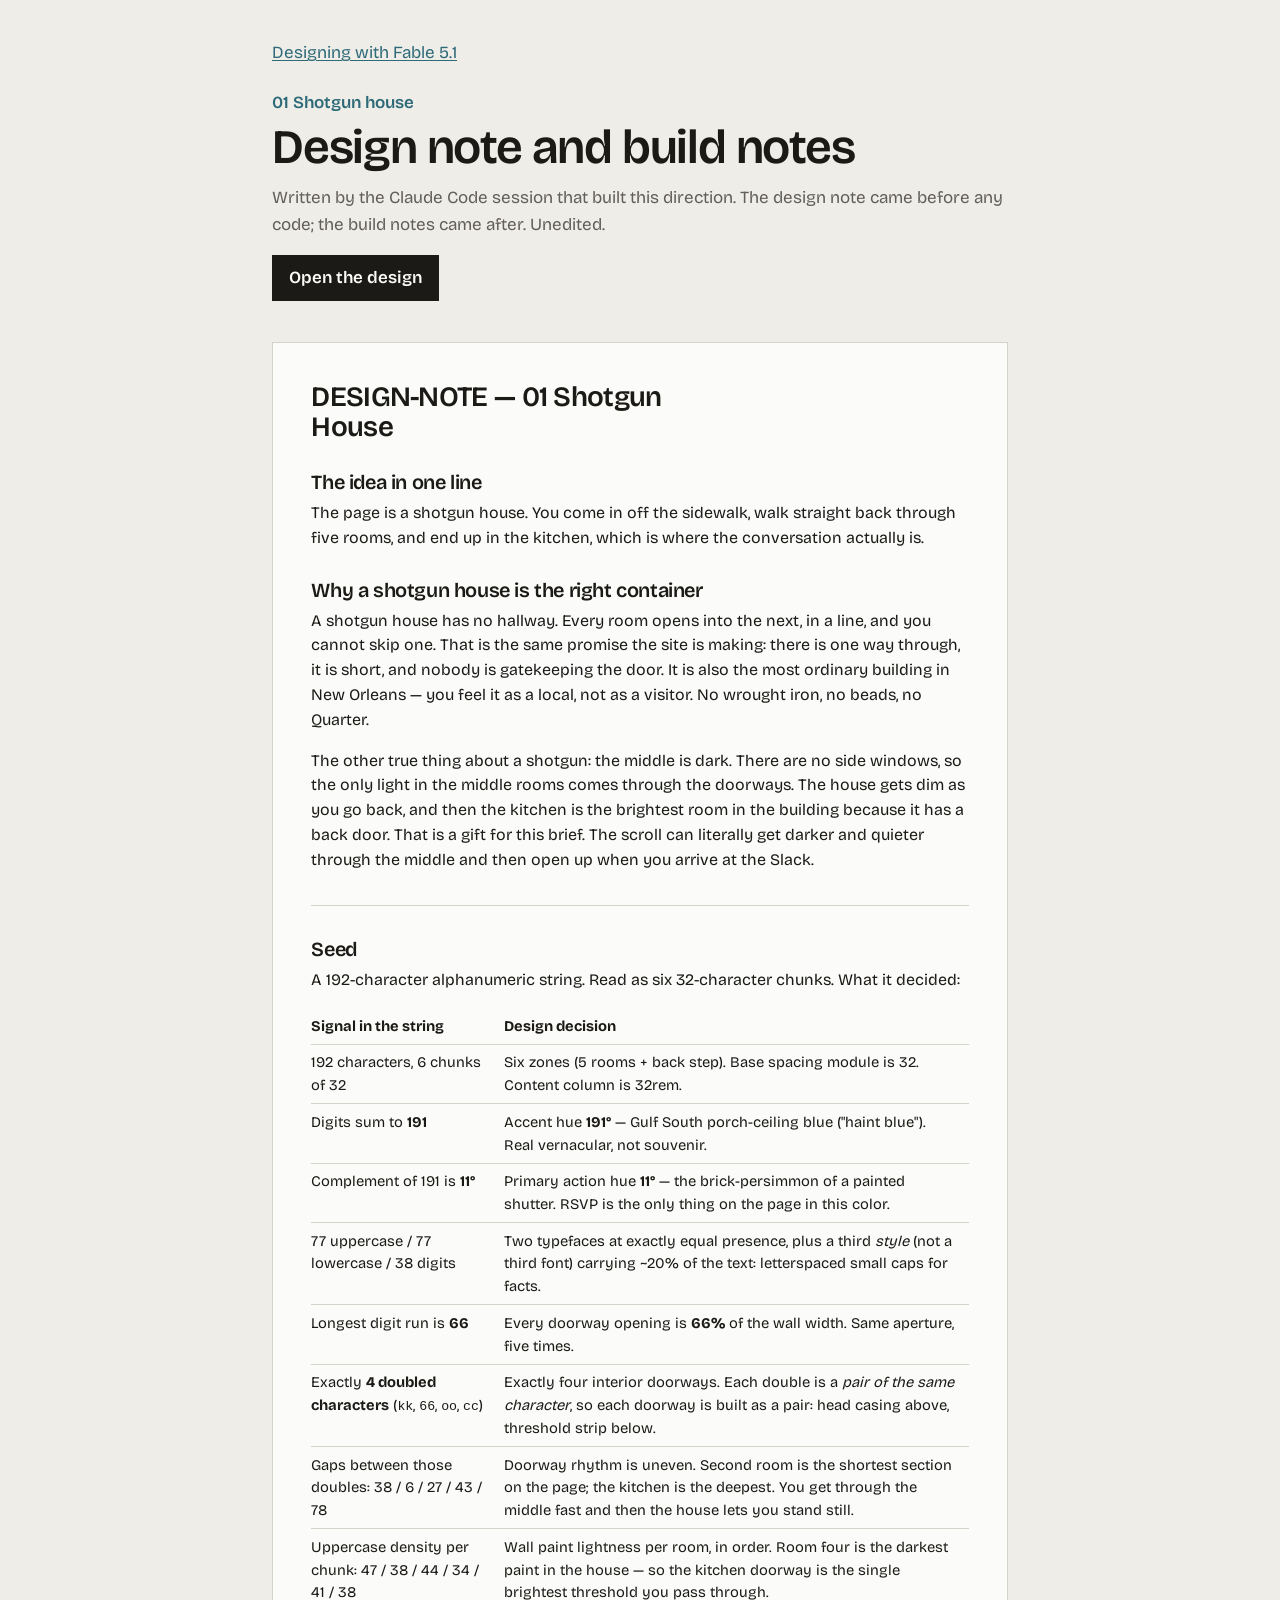
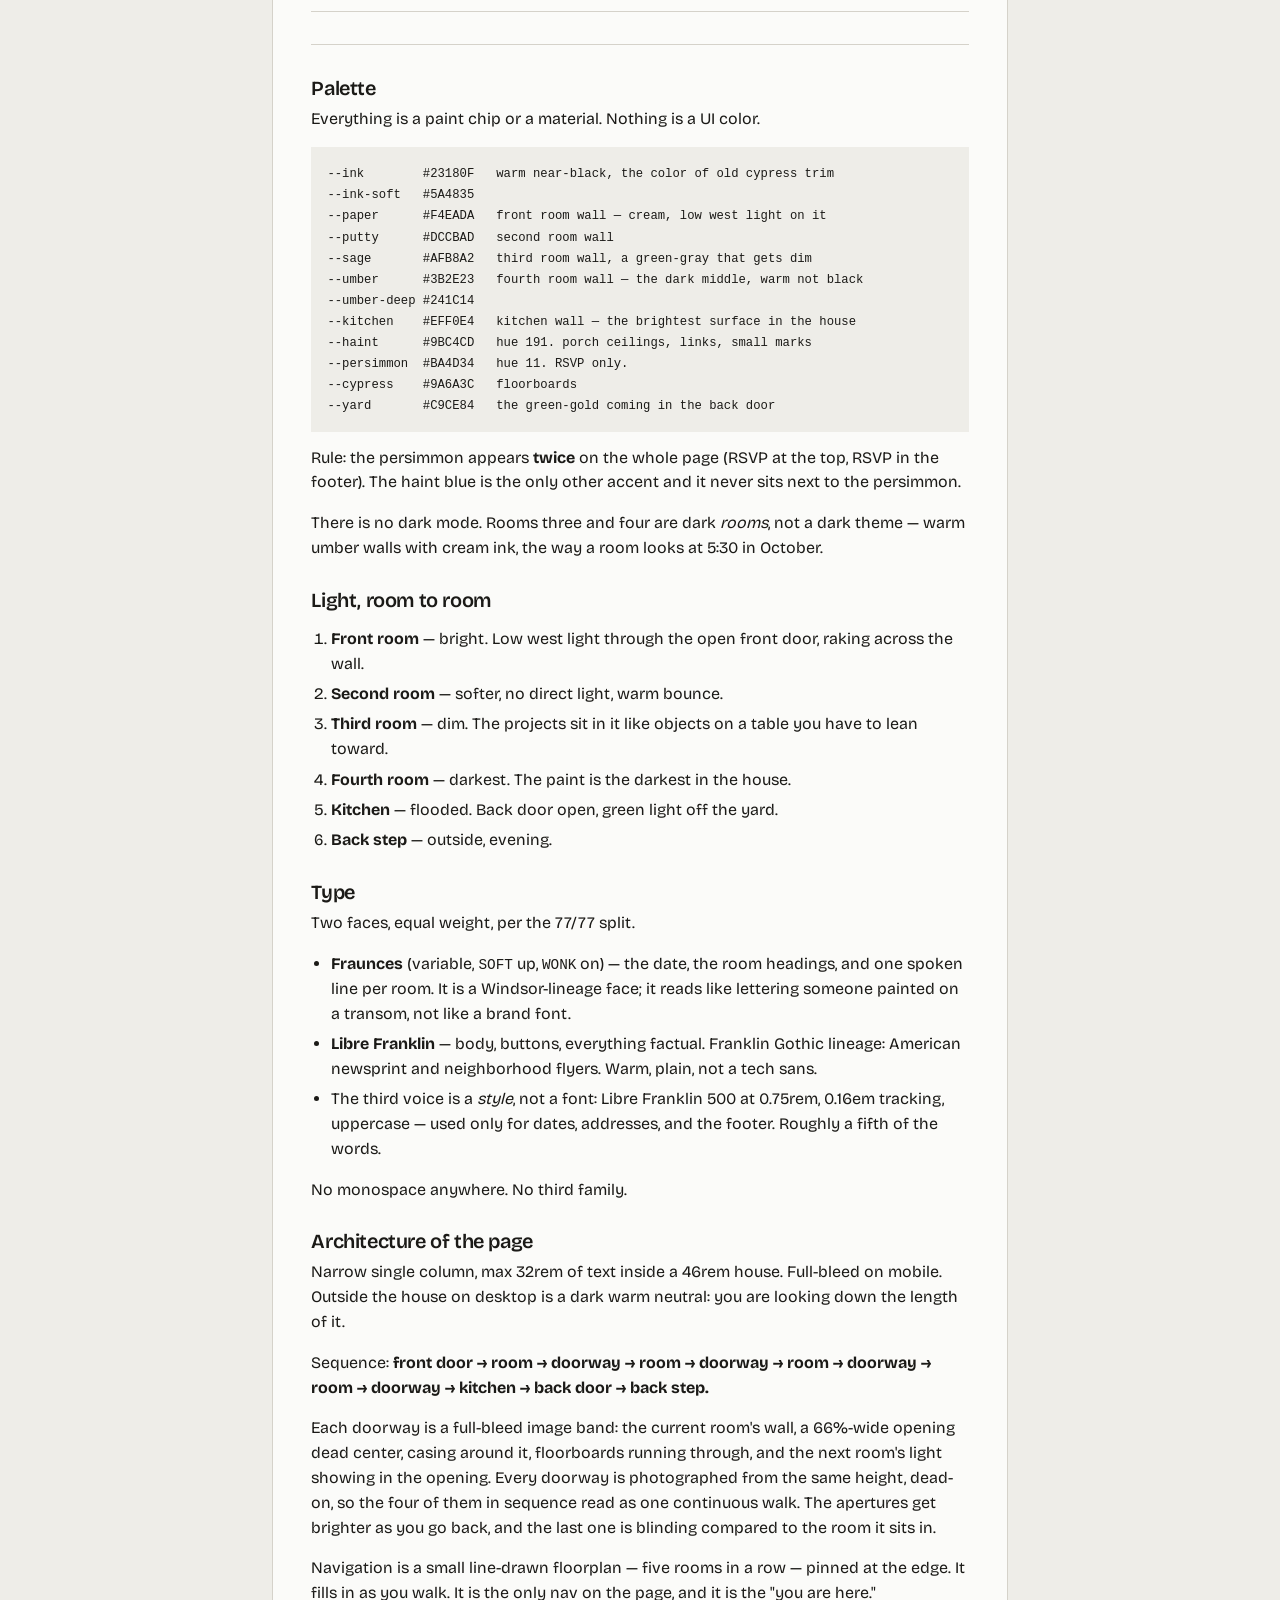
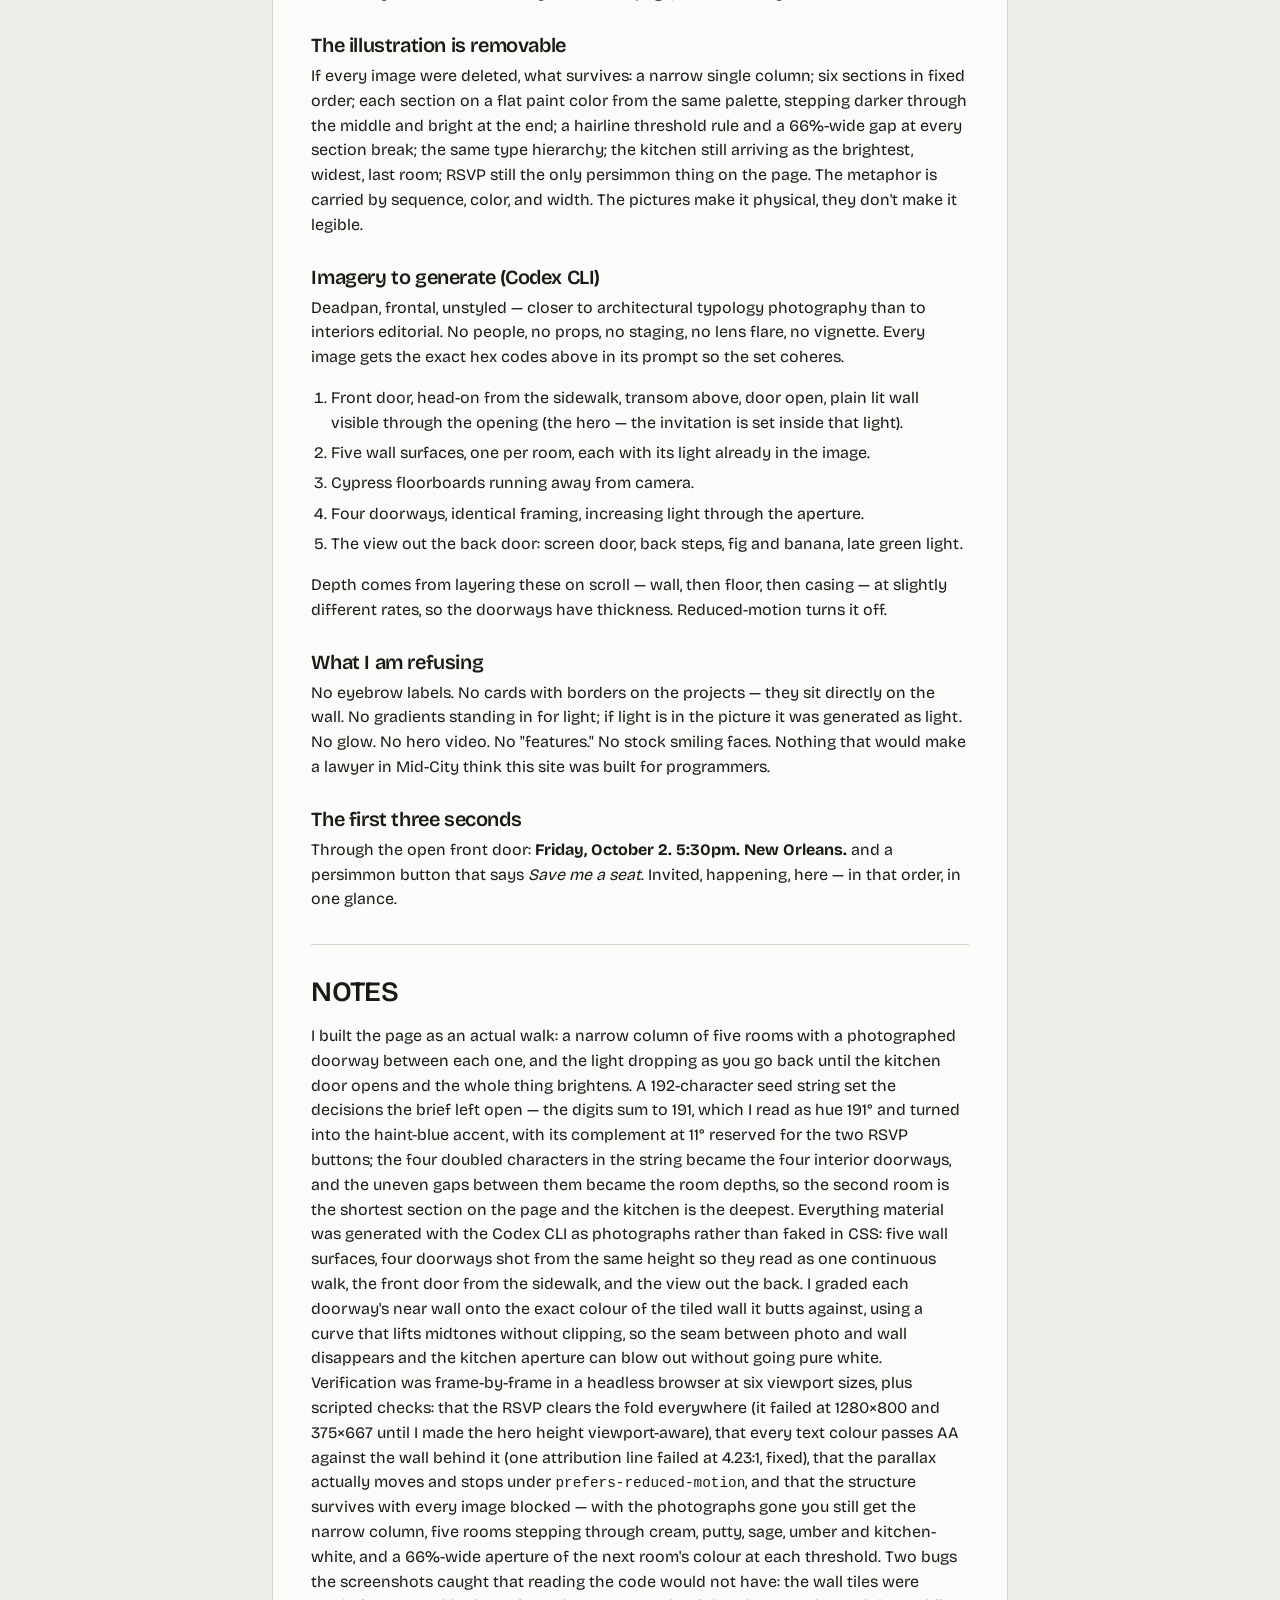
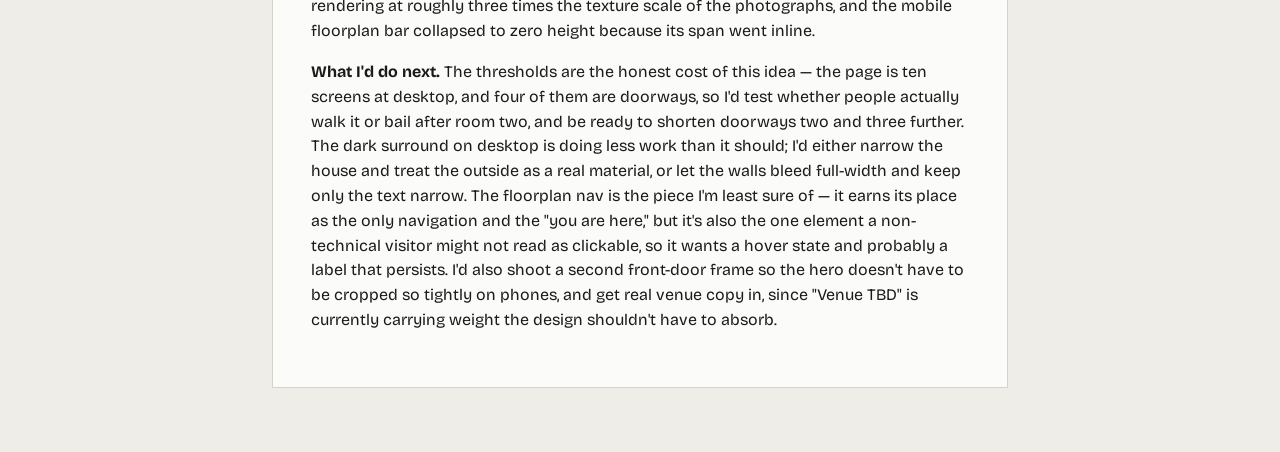
<file: designs/01-shotgun-house/notes.html>
<!doctype html>
<!-- ABOUTME: Template for a design's notes page: DESIGN-NOTE.md and NOTES.md as the -->
<!-- ABOUTME: session wrote them, rendered from Markdown by scripts/build.py. -->
<html lang="en">
<head>
<meta charset="utf-8">
<meta name="viewport" content="width=device-width, initial-scale=1">
<title>01 Shotgun house: design note</title>
<link rel="preconnect" href="https://fonts.googleapis.com">
<link rel="preconnect" href="https://fonts.gstatic.com" crossorigin>
<link rel="stylesheet" href="https://fonts.googleapis.com/css2?family=Bricolage+Grotesque:opsz,wght@12..96,300..800&display=swap">
<link rel="stylesheet" href="../../site/styles.css">
</head>
<body class="notes-page">
<header class="notes-head">
  <a class="back" href="../../index.html#01-shotgun-house">Designing with Fable 5.1</a>
  <p class="notes-kicker">01 Shotgun house</p>
  <h1>Design note and build notes</h1>
  <p class="muted">Written by the Claude Code session that built this direction. The design note came before any code; the build notes came after. Unedited.</p>
  <p><a class="button" href="index.html">Open the design</a></p>
</header>
<main class="sheet sheet--page">
<h1>DESIGN-NOTE — 01 Shotgun House</h1>
<h2>The idea in one line</h2>
<p>The page is a shotgun house. You come in off the sidewalk, walk straight back through five
rooms, and end up in the kitchen, which is where the conversation actually is.</p>
<h2>Why a shotgun house is the right container</h2>
<p>A shotgun house has no hallway. Every room opens into the next, in a line, and you cannot
skip one. That is the same promise the site is making: there is one way through, it is short,
and nobody is gatekeeping the door. It is also the most ordinary building in New Orleans —
you feel it as a local, not as a visitor. No wrought iron, no beads, no Quarter.</p>
<p>The other true thing about a shotgun: the middle is dark. There are no side windows, so the
only light in the middle rooms comes through the doorways. The house gets dim as you go back,
and then the kitchen is the brightest room in the building because it has a back door. That
is a gift for this brief. The scroll can literally get darker and quieter through the middle
and then open up when you arrive at the Slack.</p>
<hr />
<h2>Seed</h2>
<p>A 192-character alphanumeric string. Read as six 32-character chunks. What it decided:</p>
<table>
<thead>
<tr>
<th>Signal in the string</th>
<th>Design decision</th>
</tr>
</thead>
<tbody>
<tr>
<td>192 characters, 6 chunks of 32</td>
<td>Six zones (5 rooms + back step). Base spacing module is 32. Content column is 32rem.</td>
</tr>
<tr>
<td>Digits sum to <strong>191</strong></td>
<td>Accent hue <strong>191°</strong> — Gulf South porch-ceiling blue ("haint blue"). Real vernacular, not souvenir.</td>
</tr>
<tr>
<td>Complement of 191 is <strong>11°</strong></td>
<td>Primary action hue <strong>11°</strong> — the brick-persimmon of a painted shutter. RSVP is the only thing on the page in this color.</td>
</tr>
<tr>
<td>77 uppercase / 77 lowercase / 38 digits</td>
<td>Two typefaces at exactly equal presence, plus a third <em>style</em> (not a third font) carrying ~20% of the text: letterspaced small caps for facts.</td>
</tr>
<tr>
<td>Longest digit run is <strong>66</strong></td>
<td>Every doorway opening is <strong>66%</strong> of the wall width. Same aperture, five times.</td>
</tr>
<tr>
<td>Exactly <strong>4 doubled characters</strong> (<code>kk</code>, <code>66</code>, <code>oo</code>, <code>cc</code>)</td>
<td>Exactly four interior doorways. Each double is a <em>pair of the same character</em>, so each doorway is built as a pair: head casing above, threshold strip below.</td>
</tr>
<tr>
<td>Gaps between those doubles: 38 / 6 / 27 / 43 / 78</td>
<td>Doorway rhythm is uneven. Second room is the shortest section on the page; the kitchen is the deepest. You get through the middle fast and then the house lets you stand still.</td>
</tr>
<tr>
<td>Uppercase density per chunk: 47 / 38 / 44 / 34 / 41 / 38</td>
<td>Wall paint lightness per room, in order. Room four is the darkest paint in the house — so the kitchen doorway is the single brightest threshold you pass through.</td>
</tr>
</tbody>
</table>
<hr />
<h2>Palette</h2>
<p>Everything is a paint chip or a material. Nothing is a UI color.</p>
<pre><code>--ink        #23180F   warm near-black, the color of old cypress trim
--ink-soft   #5A4835
--paper      #F4EADA   front room wall — cream, low west light on it
--putty      #DCCBAD   second room wall
--sage       #AFB8A2   third room wall, a green-gray that gets dim
--umber      #3B2E23   fourth room wall — the dark middle, warm not black
--umber-deep #241C14
--kitchen    #EFF0E4   kitchen wall — the brightest surface in the house
--haint      #9BC4CD   hue 191. porch ceilings, links, small marks
--persimmon  #BA4D34   hue 11. RSVP only.
--cypress    #9A6A3C   floorboards
--yard       #C9CE84   the green-gold coming in the back door
</code></pre>
<p>Rule: the persimmon appears <strong>twice</strong> on the whole page (RSVP at the top, RSVP in the footer).
The haint blue is the only other accent and it never sits next to the persimmon.</p>
<p>There is no dark mode. Rooms three and four are dark <em>rooms</em>, not a dark theme — warm umber
walls with cream ink, the way a room looks at 5:30 in October.</p>
<h2>Light, room to room</h2>
<ol>
<li><strong>Front room</strong> — bright. Low west light through the open front door, raking across the wall.</li>
<li><strong>Second room</strong> — softer, no direct light, warm bounce.</li>
<li><strong>Third room</strong> — dim. The projects sit in it like objects on a table you have to lean toward.</li>
<li><strong>Fourth room</strong> — darkest. The paint is the darkest in the house.</li>
<li><strong>Kitchen</strong> — flooded. Back door open, green light off the yard.</li>
<li><strong>Back step</strong> — outside, evening.</li>
</ol>
<h2>Type</h2>
<p>Two faces, equal weight, per the 77/77 split.</p>
<ul>
<li><strong>Fraunces</strong> (variable, <code>SOFT</code> up, <code>WONK</code> on) — the date, the room headings, and one spoken
  line per room. It is a Windsor-lineage face; it reads like lettering someone painted on a
  transom, not like a brand font.</li>
<li><strong>Libre Franklin</strong> — body, buttons, everything factual. Franklin Gothic lineage: American
  newsprint and neighborhood flyers. Warm, plain, not a tech sans.</li>
<li>The third voice is a <em>style</em>, not a font: Libre Franklin 500 at 0.75rem, 0.16em tracking,
  uppercase — used only for dates, addresses, and the footer. Roughly a fifth of the words.</li>
</ul>
<p>No monospace anywhere. No third family.</p>
<h2>Architecture of the page</h2>
<p>Narrow single column, max 32rem of text inside a 46rem house. Full-bleed on mobile.
Outside the house on desktop is a dark warm neutral: you are looking down the length of it.</p>
<p>Sequence: <strong>front door → room → doorway → room → doorway → room → doorway → room → doorway →
kitchen → back door → back step.</strong></p>
<p>Each doorway is a full-bleed image band: the current room's wall, a 66%-wide opening dead
center, casing around it, floorboards running through, and the next room's light showing in
the opening. Every doorway is photographed from the same height, dead-on, so the four of them
in sequence read as one continuous walk. The apertures get brighter as you go back, and the
last one is blinding compared to the room it sits in.</p>
<p>Navigation is a small line-drawn floorplan — five rooms in a row — pinned at the edge. It
fills in as you walk. It is the only nav on the page, and it is the "you are here."</p>
<h2>The illustration is removable</h2>
<p>If every image were deleted, what survives: a narrow single column; six sections in fixed
order; each section on a flat paint color from the same palette, stepping darker through the
middle and bright at the end; a hairline threshold rule and a 66%-wide gap at every section
break; the same type hierarchy; the kitchen still arriving as the brightest, widest, last
room; RSVP still the only persimmon thing on the page. The metaphor is carried by sequence,
color, and width. The pictures make it physical, they don't make it legible.</p>
<h2>Imagery to generate (Codex CLI)</h2>
<p>Deadpan, frontal, unstyled — closer to architectural typology photography than to interiors
editorial. No people, no props, no staging, no lens flare, no vignette. Every image gets the
exact hex codes above in its prompt so the set coheres.</p>
<ol>
<li>Front door, head-on from the sidewalk, transom above, door open, plain lit wall visible
   through the opening (the hero — the invitation is set inside that light).</li>
<li>Five wall surfaces, one per room, each with its light already in the image.</li>
<li>Cypress floorboards running away from camera.</li>
<li>Four doorways, identical framing, increasing light through the aperture.</li>
<li>The view out the back door: screen door, back steps, fig and banana, late green light.</li>
</ol>
<p>Depth comes from layering these on scroll — wall, then floor, then casing — at slightly
different rates, so the doorways have thickness. Reduced-motion turns it off.</p>
<h2>What I am refusing</h2>
<p>No eyebrow labels. No cards with borders on the projects — they sit directly on the wall.
No gradients standing in for light; if light is in the picture it was generated as light.
No glow. No hero video. No "features." No stock smiling faces. Nothing that would make a
lawyer in Mid-City think this site was built for programmers.</p>
<h2>The first three seconds</h2>
<p>Through the open front door: <strong>Friday, October 2. 5:30pm. New Orleans.</strong> and a persimmon
button that says <em>Save me a seat</em>. Invited, happening, here — in that order, in one glance.</p>
<hr>
<h1>NOTES</h1>
<p>I built the page as an actual walk: a narrow column of five rooms with a photographed doorway
between each one, and the light dropping as you go back until the kitchen door opens and the
whole thing brightens. A 192-character seed string set the decisions the brief left open — the
digits sum to 191, which I read as hue 191° and turned into the haint-blue accent, with its
complement at 11° reserved for the two RSVP buttons; the four doubled characters in the string
became the four interior doorways, and the uneven gaps between them became the room depths, so
the second room is the shortest section on the page and the kitchen is the deepest. Everything
material was generated with the Codex CLI as photographs rather than faked in CSS: five wall
surfaces, four doorways shot from the same height so they read as one continuous walk, the
front door from the sidewalk, and the view out the back. I graded each doorway's near wall onto
the exact colour of the tiled wall it butts against, using a curve that lifts midtones without
clipping, so the seam between photo and wall disappears and the kitchen aperture can blow out
without going pure white. Verification was frame-by-frame in a headless browser at six viewport
sizes, plus scripted checks: that the RSVP clears the fold everywhere (it failed at 1280×800 and
375×667 until I made the hero height viewport-aware), that every text colour passes AA against
the wall behind it (one attribution line failed at 4.23:1, fixed), that the parallax actually
moves and stops under <code>prefers-reduced-motion</code>, and that the structure survives with every image
blocked — with the photographs gone you still get the narrow column, five rooms stepping through
cream, putty, sage, umber and kitchen-white, and a 66%-wide aperture of the next room's colour at
each threshold. Two bugs the screenshots caught that reading the code would not have: the wall
tiles were rendering at roughly three times the texture scale of the photographs, and the mobile
floorplan bar collapsed to zero height because its span went inline.</p>
<p><strong>What I'd do next.</strong> The thresholds are the honest cost of this idea — the page is ten screens
at desktop, and four of them are doorways, so I'd test whether people actually walk it or bail
after room two, and be ready to shorten doorways two and three further. The dark surround on
desktop is doing less work than it should; I'd either narrow the house and treat the outside as
a real material, or let the walls bleed full-width and keep only the text narrow. The floorplan
nav is the piece I'm least sure of — it earns its place as the only navigation and the "you are
here," but it's also the one element a non-technical visitor might not read as clickable, so it
wants a hover state and probably a label that persists. I'd also shoot a second front-door frame
so the hero doesn't have to be cropped so tightly on phones, and get real venue copy in, since
"Venue TBD" is currently carrying weight the design shouldn't have to absorb.</p>
</main>
</body>
</html>
</file>
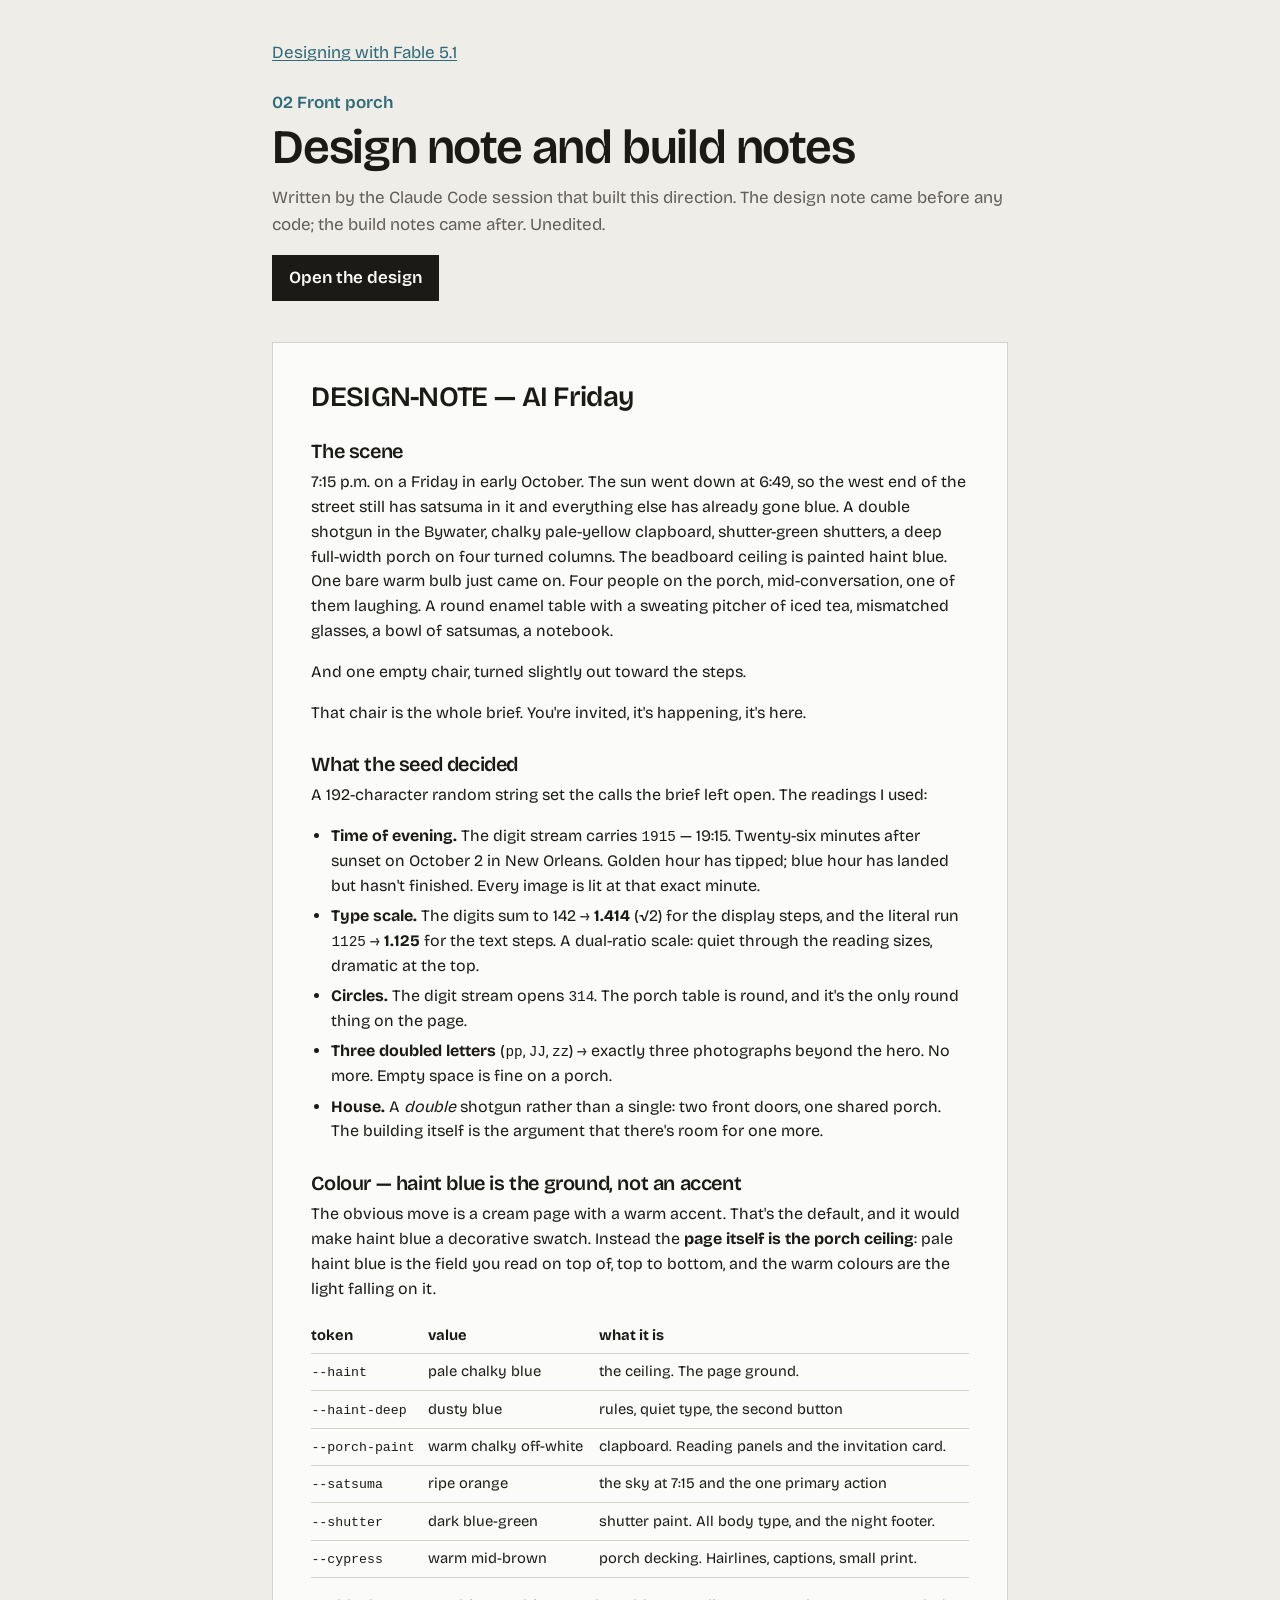
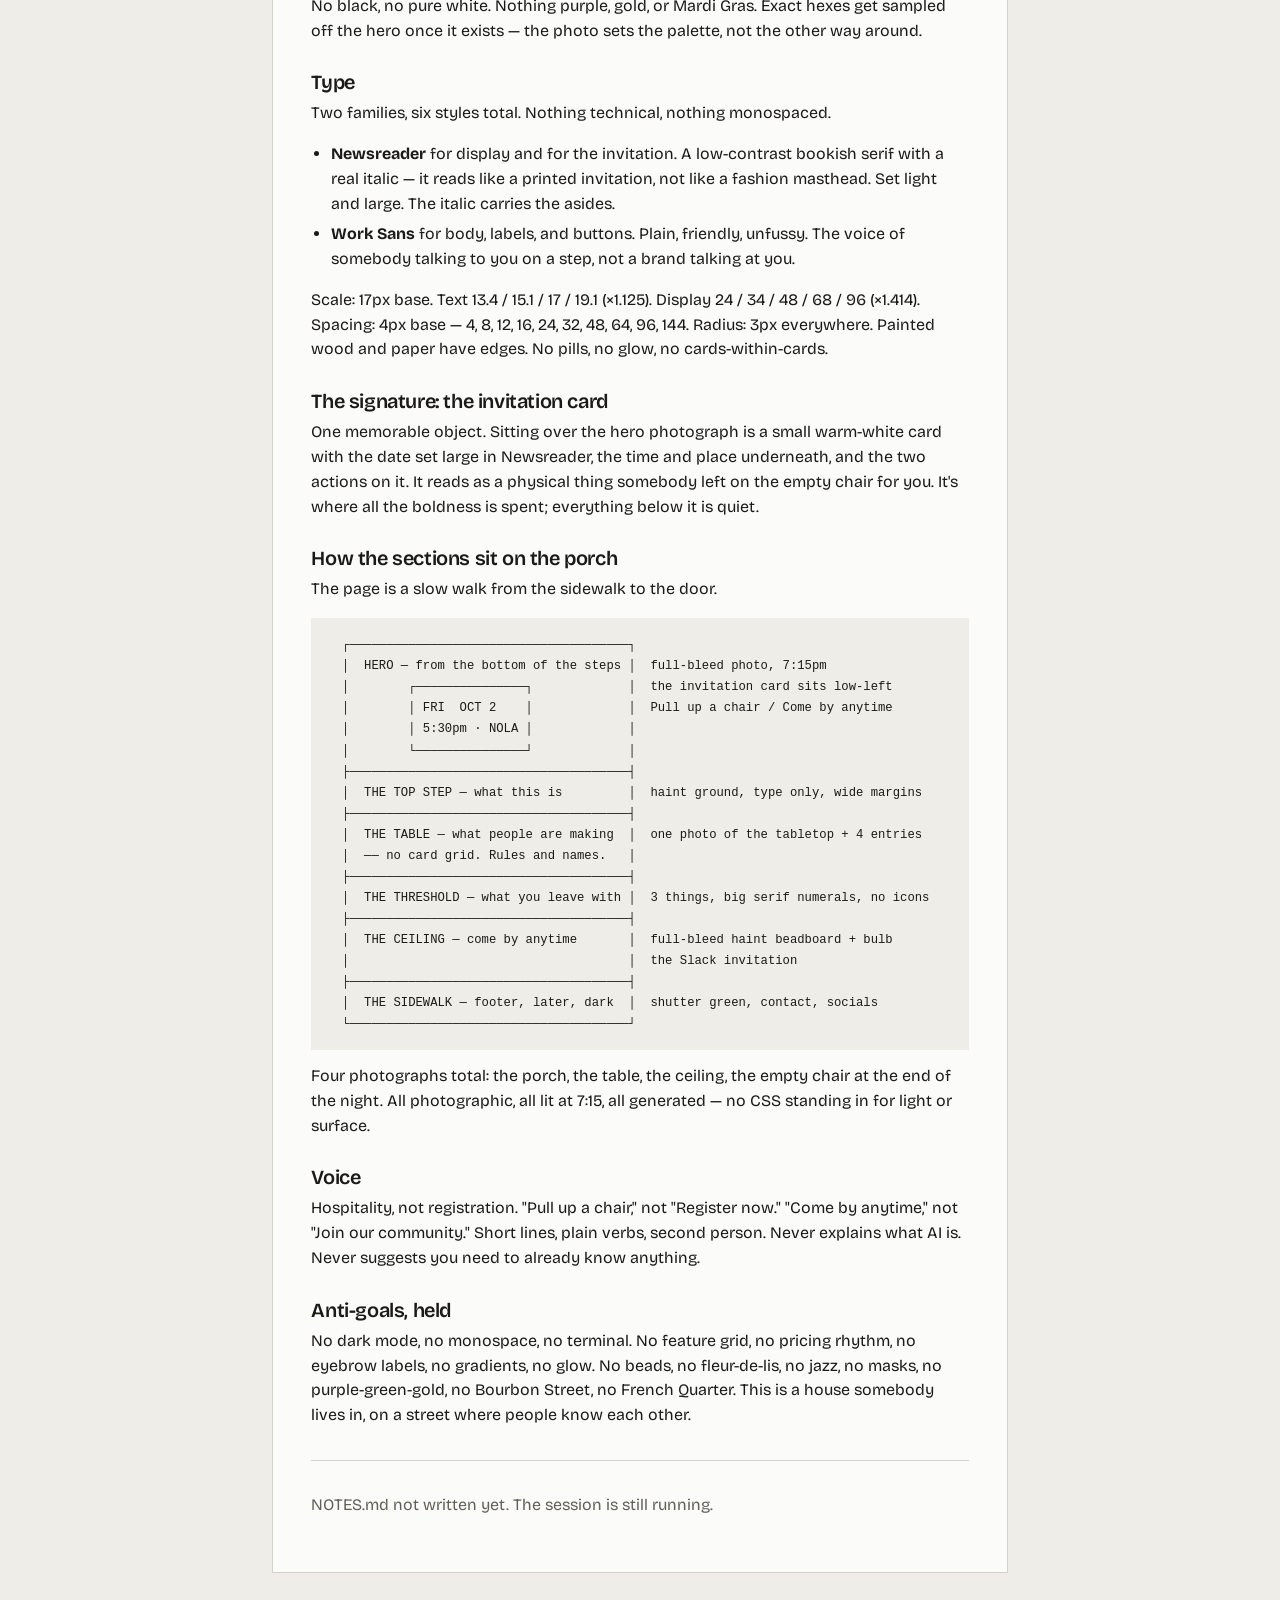
<file: designs/02-front-porch/notes.html>
<!doctype html>
<!-- ABOUTME: Template for a design's notes page: DESIGN-NOTE.md and NOTES.md as the -->
<!-- ABOUTME: session wrote them, rendered from Markdown by scripts/build.py. -->
<html lang="en">
<head>
<meta charset="utf-8">
<meta name="viewport" content="width=device-width, initial-scale=1">
<title>02 Front porch: design note</title>
<link rel="preconnect" href="https://fonts.googleapis.com">
<link rel="preconnect" href="https://fonts.gstatic.com" crossorigin>
<link rel="stylesheet" href="https://fonts.googleapis.com/css2?family=Bricolage+Grotesque:opsz,wght@12..96,300..800&display=swap">
<link rel="stylesheet" href="../../site/styles.css">
</head>
<body class="notes-page">
<header class="notes-head">
  <a class="back" href="../../index.html#02-front-porch">Designing with Fable 5.1</a>
  <p class="notes-kicker">02 Front porch</p>
  <h1>Design note and build notes</h1>
  <p class="muted">Written by the Claude Code session that built this direction. The design note came before any code; the build notes came after. Unedited.</p>
  <p><a class="button" href="index.html">Open the design</a></p>
</header>
<main class="sheet sheet--page">
<h1>DESIGN-NOTE — AI Friday</h1>
<h2>The scene</h2>
<p>7:15 p.m. on a Friday in early October. The sun went down at 6:49, so the west end
of the street still has satsuma in it and everything else has already gone blue.
A double shotgun in the Bywater, chalky pale-yellow clapboard, shutter-green
shutters, a deep full-width porch on four turned columns. The beadboard ceiling is
painted haint blue. One bare warm bulb just came on. Four people on the porch,
mid-conversation, one of them laughing. A round enamel table with a sweating
pitcher of iced tea, mismatched glasses, a bowl of satsumas, a notebook.</p>
<p>And one empty chair, turned slightly out toward the steps.</p>
<p>That chair is the whole brief. You're invited, it's happening, it's here.</p>
<h2>What the seed decided</h2>
<p>A 192-character random string set the calls the brief left open. The readings I used:</p>
<ul>
<li><strong>Time of evening.</strong> The digit stream carries <code>1915</code> — 19:15. Twenty-six minutes
  after sunset on October 2 in New Orleans. Golden hour has tipped; blue hour has
  landed but hasn't finished. Every image is lit at that exact minute.</li>
<li><strong>Type scale.</strong> The digits sum to 142 → <strong>1.414</strong> (√2) for the display steps, and
  the literal run <code>1125</code> → <strong>1.125</strong> for the text steps. A dual-ratio scale: quiet
  through the reading sizes, dramatic at the top.</li>
<li><strong>Circles.</strong> The digit stream opens <code>314</code>. The porch table is round, and it's the
  only round thing on the page.</li>
<li><strong>Three doubled letters</strong> (<code>pp</code>, <code>JJ</code>, <code>zz</code>) → exactly three photographs beyond the
  hero. No more. Empty space is fine on a porch.</li>
<li><strong>House.</strong> A <em>double</em> shotgun rather than a single: two front doors, one shared
  porch. The building itself is the argument that there's room for one more.</li>
</ul>
<h2>Colour — haint blue is the ground, not an accent</h2>
<p>The obvious move is a cream page with a warm accent. That's the default, and it
would make haint blue a decorative swatch. Instead the <strong>page itself is the porch
ceiling</strong>: pale haint blue is the field you read on top of, top to bottom, and the
warm colours are the light falling on it.</p>
<table>
<thead>
<tr>
<th>token</th>
<th>value</th>
<th>what it is</th>
</tr>
</thead>
<tbody>
<tr>
<td><code>--haint</code></td>
<td>pale chalky blue</td>
<td>the ceiling. The page ground.</td>
</tr>
<tr>
<td><code>--haint-deep</code></td>
<td>dusty blue</td>
<td>rules, quiet type, the second button</td>
</tr>
<tr>
<td><code>--porch-paint</code></td>
<td>warm chalky off-white</td>
<td>clapboard. Reading panels and the invitation card.</td>
</tr>
<tr>
<td><code>--satsuma</code></td>
<td>ripe orange</td>
<td>the sky at 7:15 and the one primary action</td>
</tr>
<tr>
<td><code>--shutter</code></td>
<td>dark blue-green</td>
<td>shutter paint. All body type, and the night footer.</td>
</tr>
<tr>
<td><code>--cypress</code></td>
<td>warm mid-brown</td>
<td>porch decking. Hairlines, captions, small print.</td>
</tr>
</tbody>
</table>
<p>No black, no pure white. Nothing purple, gold, or Mardi Gras. Exact hexes get
sampled off the hero once it exists — the photo sets the palette, not the other way
around.</p>
<h2>Type</h2>
<p>Two families, six styles total. Nothing technical, nothing monospaced.</p>
<ul>
<li><strong>Newsreader</strong> for display and for the invitation. A low-contrast bookish serif
  with a real italic — it reads like a printed invitation, not like a fashion
  masthead. Set light and large. The italic carries the asides.</li>
<li><strong>Work Sans</strong> for body, labels, and buttons. Plain, friendly, unfussy. The voice
  of somebody talking to you on a step, not a brand talking at you.</li>
</ul>
<p>Scale: 17px base. Text 13.4 / 15.1 / 17 / 19.1 (×1.125). Display 24 / 34 / 48 / 68 / 96 (×1.414).
Spacing: 4px base — 4, 8, 12, 16, 24, 32, 48, 64, 96, 144.
Radius: 3px everywhere. Painted wood and paper have edges. No pills, no glow, no cards-within-cards.</p>
<h2>The signature: the invitation card</h2>
<p>One memorable object. Sitting over the hero photograph is a small warm-white card
with the date set large in Newsreader, the time and place underneath, and the two
actions on it. It reads as a physical thing somebody left on the empty chair for
you. It's where all the boldness is spent; everything below it is quiet.</p>
<h2>How the sections sit on the porch</h2>
<p>The page is a slow walk from the sidewalk to the door.</p>
<pre><code>  ┌──────────────────────────────────────┐
  │  HERO — from the bottom of the steps │  full-bleed photo, 7:15pm
  │        ┌───────────────┐             │  the invitation card sits low-left
  │        │ FRI  OCT 2    │             │  Pull up a chair / Come by anytime
  │        │ 5:30pm · NOLA │             │
  │        └───────────────┘             │
  ├──────────────────────────────────────┤
  │  THE TOP STEP — what this is         │  haint ground, type only, wide margins
  ├──────────────────────────────────────┤
  │  THE TABLE — what people are making  │  one photo of the tabletop + 4 entries
  │  ── no card grid. Rules and names.   │
  ├──────────────────────────────────────┤
  │  THE THRESHOLD — what you leave with │  3 things, big serif numerals, no icons
  ├──────────────────────────────────────┤
  │  THE CEILING — come by anytime       │  full-bleed haint beadboard + bulb
  │                                      │  the Slack invitation
  ├──────────────────────────────────────┤
  │  THE SIDEWALK — footer, later, dark  │  shutter green, contact, socials
  └──────────────────────────────────────┘
</code></pre>
<p>Four photographs total: the porch, the table, the ceiling, the empty chair at the
end of the night. All photographic, all lit at 7:15, all generated — no CSS
standing in for light or surface.</p>
<h2>Voice</h2>
<p>Hospitality, not registration. "Pull up a chair," not "Register now." "Come by
anytime," not "Join our community." Short lines, plain verbs, second person. Never
explains what AI is. Never suggests you need to already know anything.</p>
<h2>Anti-goals, held</h2>
<p>No dark mode, no monospace, no terminal. No feature grid, no pricing rhythm, no
eyebrow labels, no gradients, no glow. No beads, no fleur-de-lis, no jazz, no masks,
no purple-green-gold, no Bourbon Street, no French Quarter. This is a house
somebody lives in, on a street where people know each other.</p>
<hr>
<p class="muted">NOTES.md not written yet. The session is still running.</p>
</main>
</body>
</html>
</file>
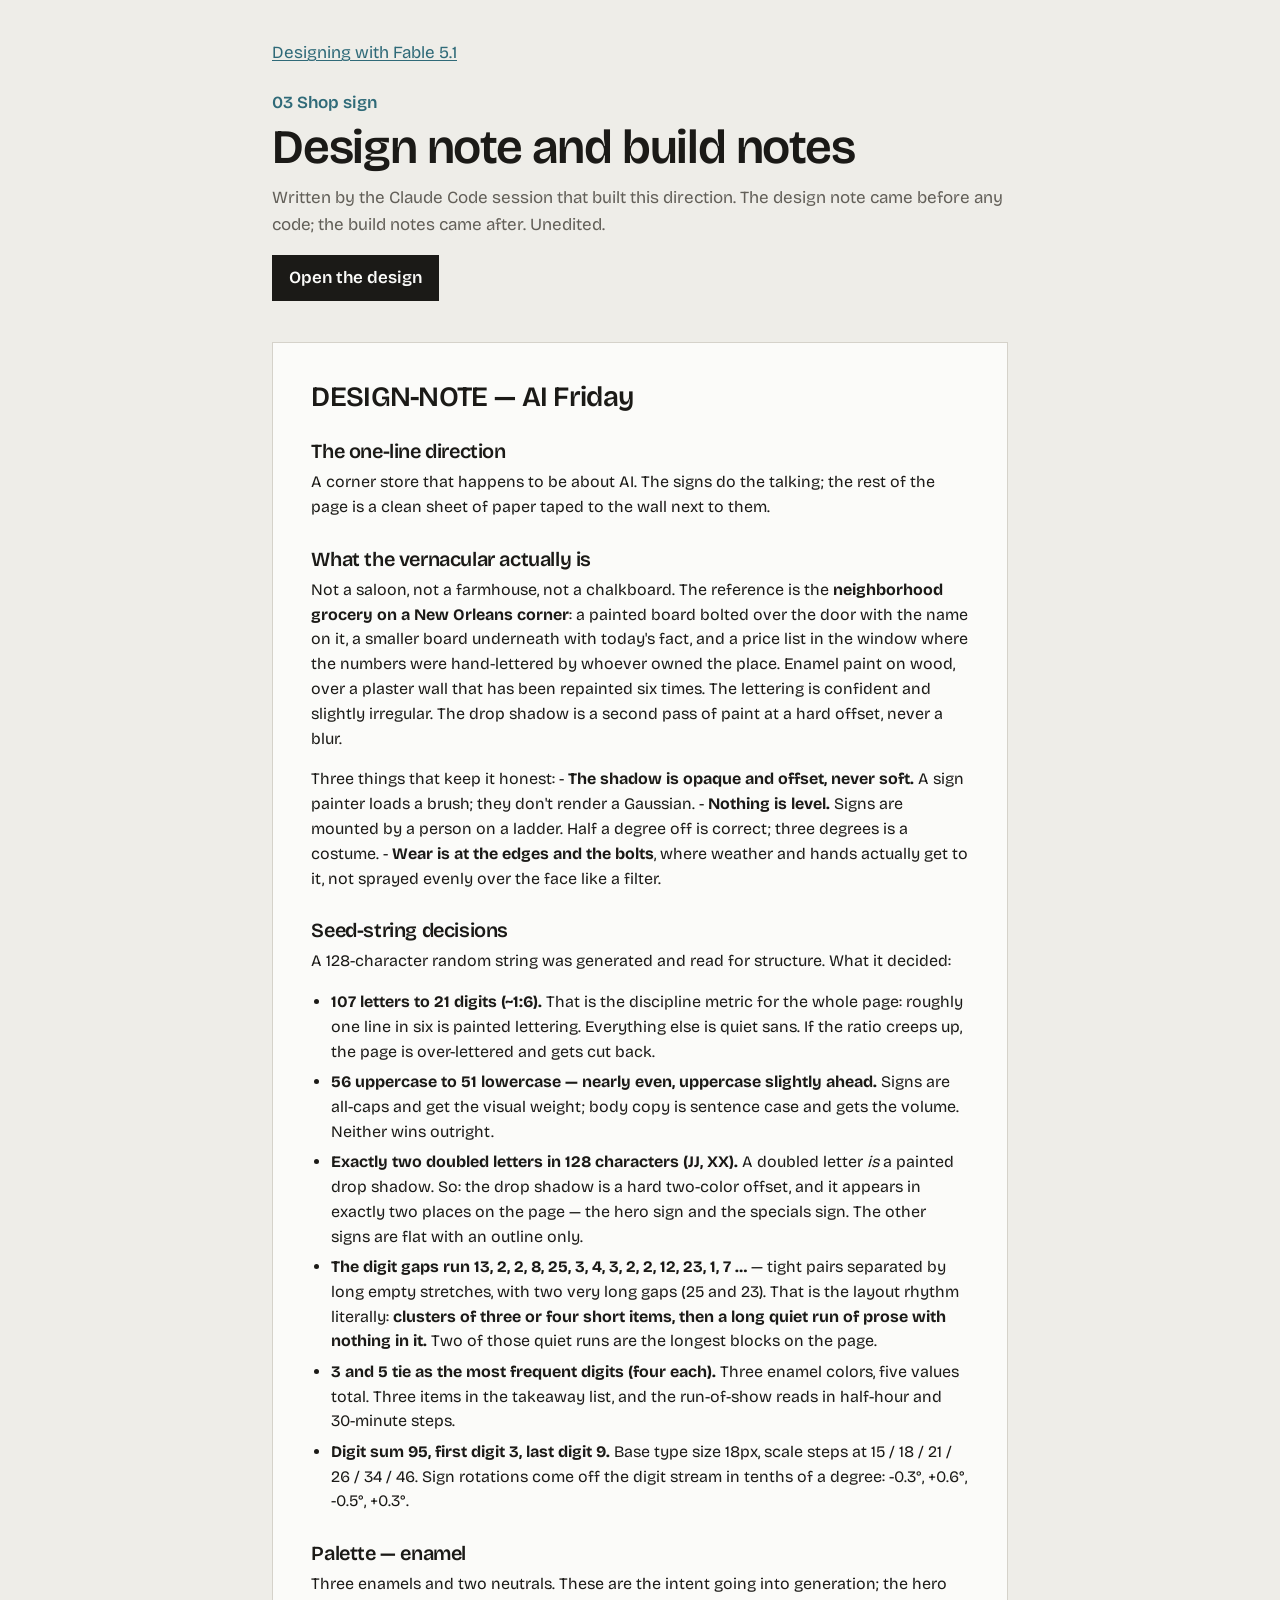
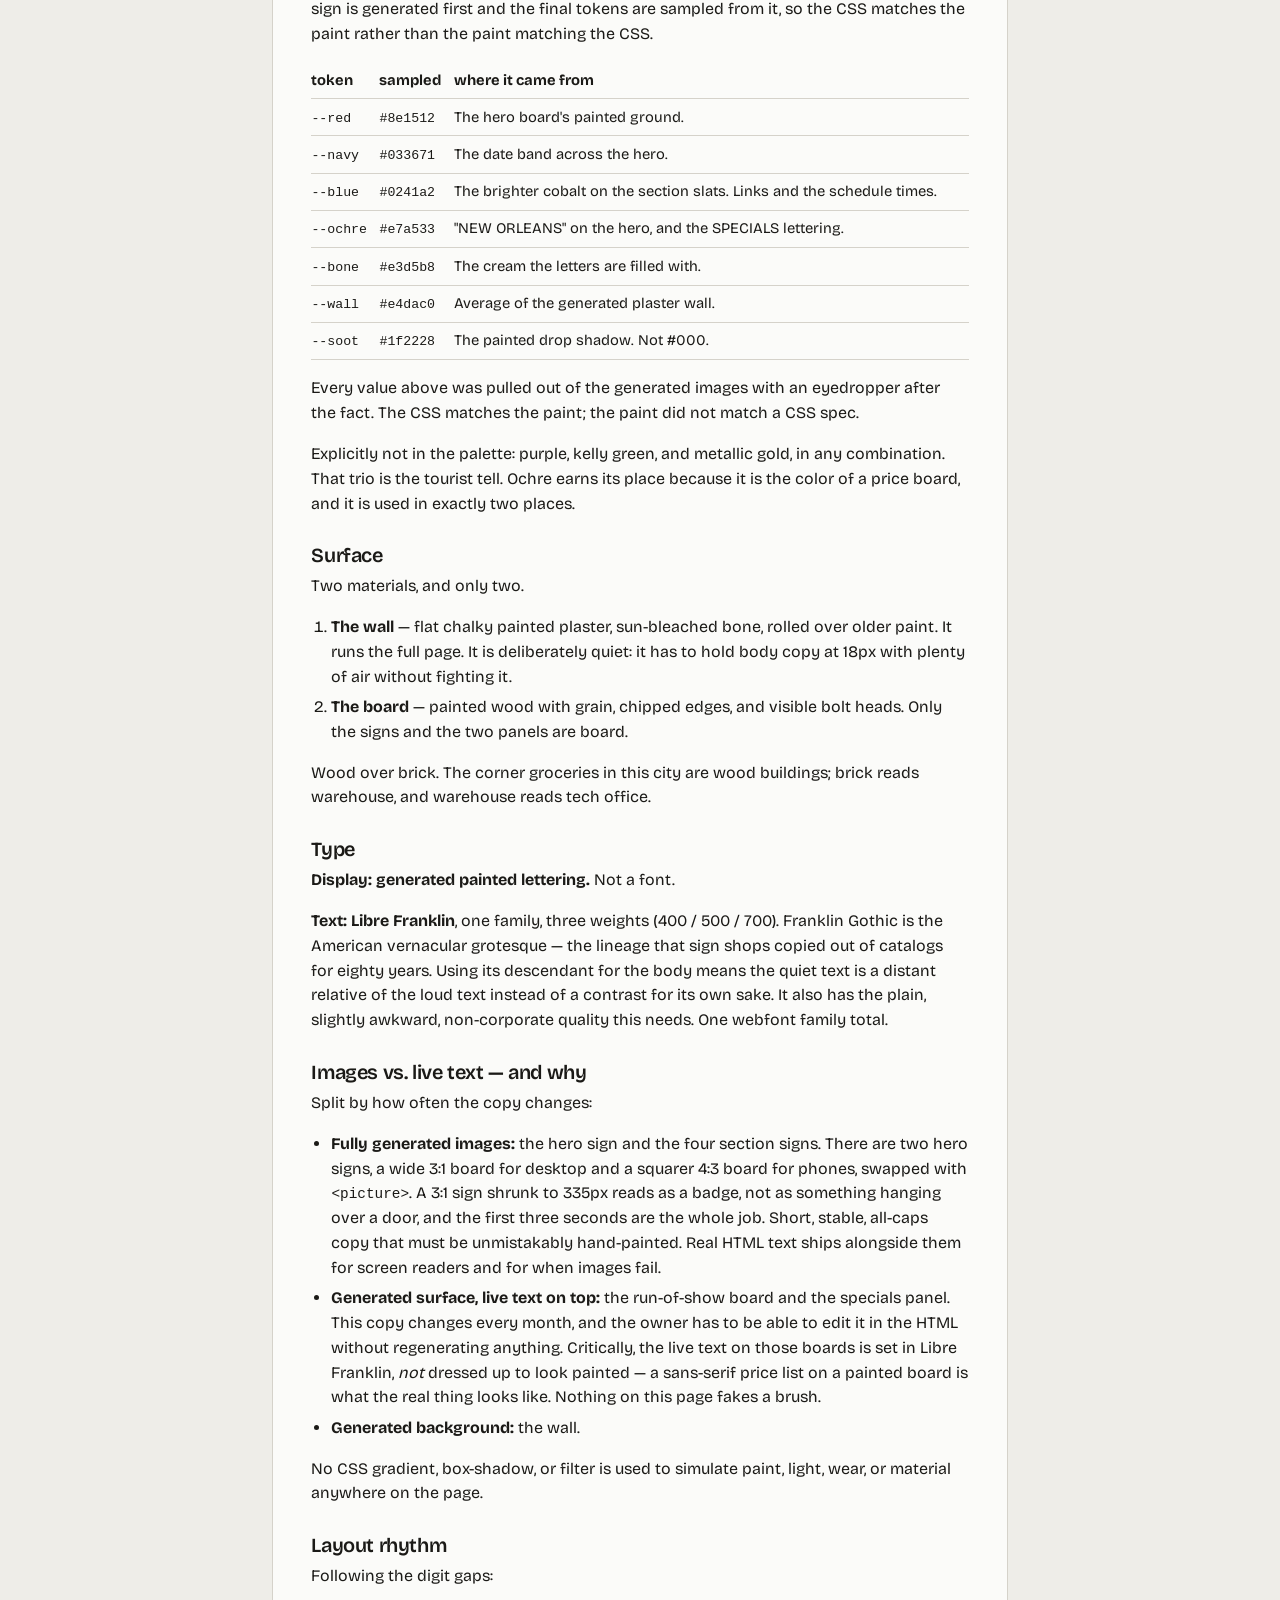
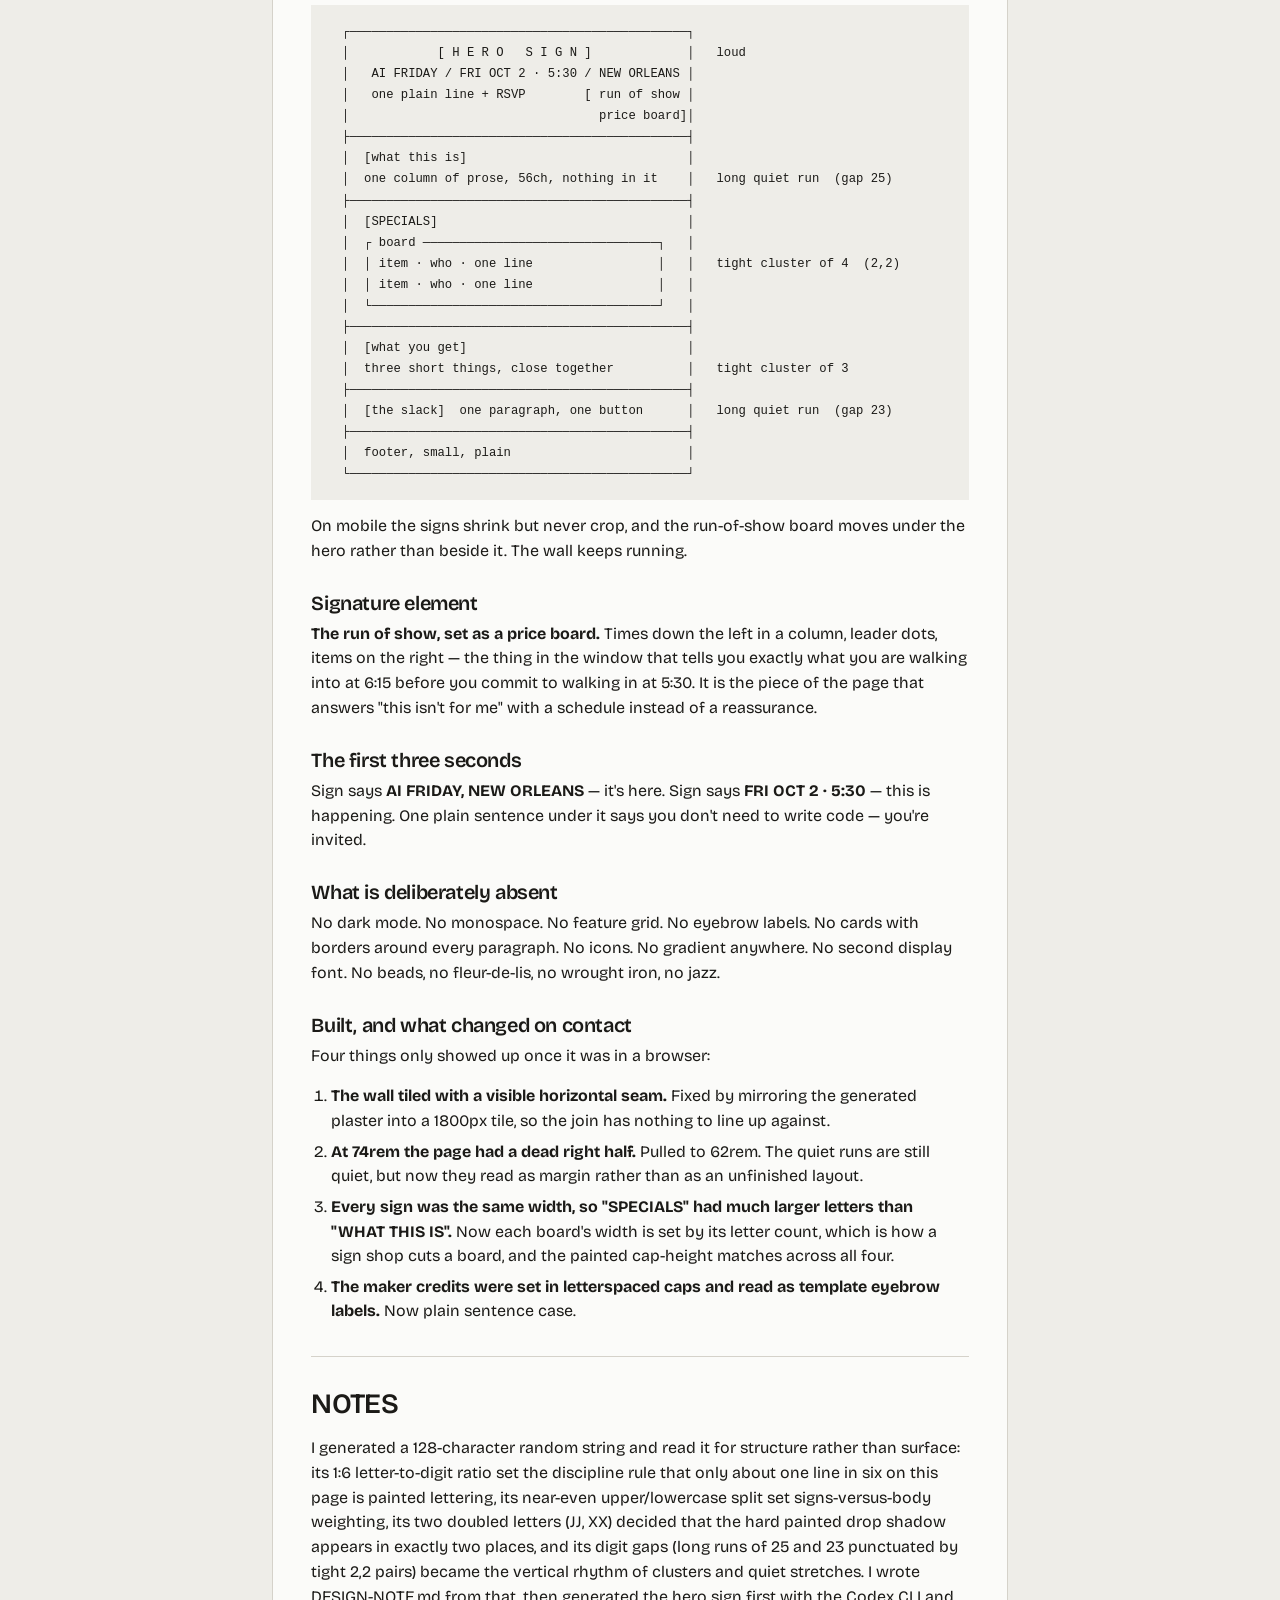
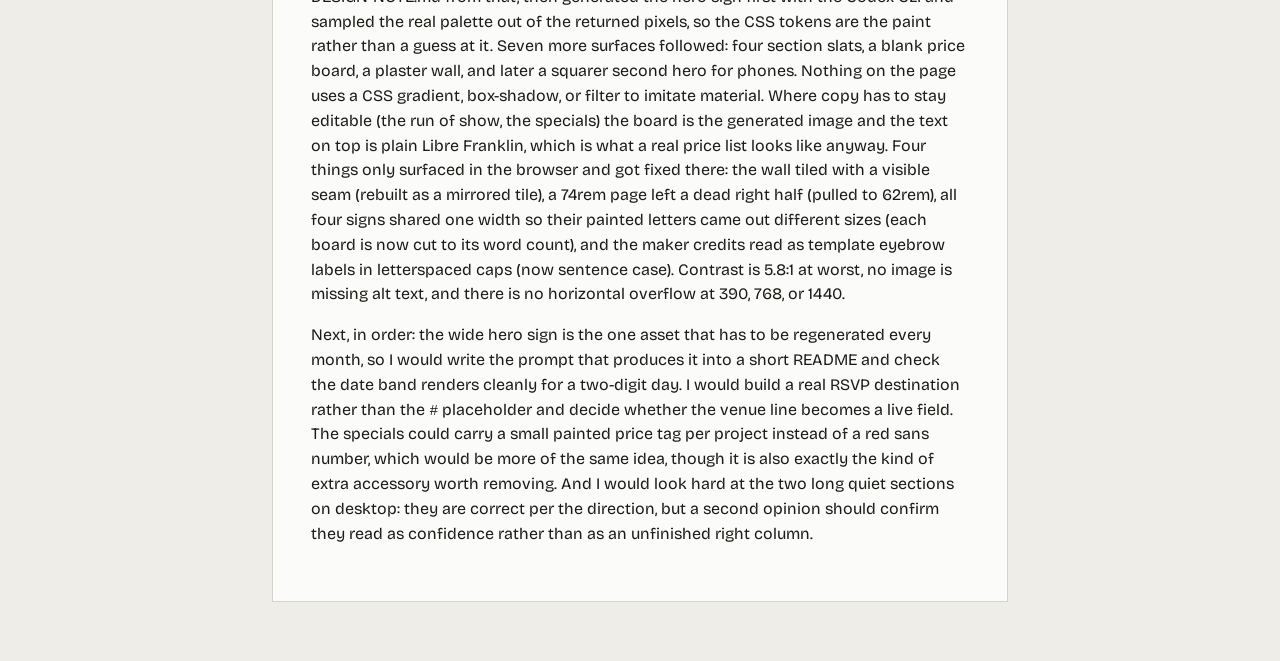
<file: designs/03-shop-sign/notes.html>
<!doctype html>
<!-- ABOUTME: Template for a design's notes page: DESIGN-NOTE.md and NOTES.md as the -->
<!-- ABOUTME: session wrote them, rendered from Markdown by scripts/build.py. -->
<html lang="en">
<head>
<meta charset="utf-8">
<meta name="viewport" content="width=device-width, initial-scale=1">
<title>03 Shop sign: design note</title>
<link rel="preconnect" href="https://fonts.googleapis.com">
<link rel="preconnect" href="https://fonts.gstatic.com" crossorigin>
<link rel="stylesheet" href="https://fonts.googleapis.com/css2?family=Bricolage+Grotesque:opsz,wght@12..96,300..800&display=swap">
<link rel="stylesheet" href="../../site/styles.css">
</head>
<body class="notes-page">
<header class="notes-head">
  <a class="back" href="../../index.html#03-shop-sign">Designing with Fable 5.1</a>
  <p class="notes-kicker">03 Shop sign</p>
  <h1>Design note and build notes</h1>
  <p class="muted">Written by the Claude Code session that built this direction. The design note came before any code; the build notes came after. Unedited.</p>
  <p><a class="button" href="index.html">Open the design</a></p>
</header>
<main class="sheet sheet--page">
<h1>DESIGN-NOTE — AI Friday</h1>
<h2>The one-line direction</h2>
<p>A corner store that happens to be about AI. The signs do the talking; the rest of the
page is a clean sheet of paper taped to the wall next to them.</p>
<h2>What the vernacular actually is</h2>
<p>Not a saloon, not a farmhouse, not a chalkboard. The reference is the <strong>neighborhood
grocery on a New Orleans corner</strong>: a painted board bolted over the door with the name on
it, a smaller board underneath with today's fact, and a price list in the window where
the numbers were hand-lettered by whoever owned the place. Enamel paint on wood, over a
plaster wall that has been repainted six times. The lettering is confident and slightly
irregular. The drop shadow is a second pass of paint at a hard offset, never a blur.</p>
<p>Three things that keep it honest:
- <strong>The shadow is opaque and offset, never soft.</strong> A sign painter loads a brush; they
  don't render a Gaussian.
- <strong>Nothing is level.</strong> Signs are mounted by a person on a ladder. Half a degree off is
  correct; three degrees is a costume.
- <strong>Wear is at the edges and the bolts</strong>, where weather and hands actually get to it, not
  sprayed evenly over the face like a filter.</p>
<h2>Seed-string decisions</h2>
<p>A 128-character random string was generated and read for structure. What it decided:</p>
<ul>
<li><strong>107 letters to 21 digits (~1:6).</strong> That is the discipline metric for the whole page:
  roughly one line in six is painted lettering. Everything else is quiet sans. If the
  ratio creeps up, the page is over-lettered and gets cut back.</li>
<li><strong>56 uppercase to 51 lowercase — nearly even, uppercase slightly ahead.</strong> Signs are
  all-caps and get the visual weight; body copy is sentence case and gets the volume.
  Neither wins outright.</li>
<li><strong>Exactly two doubled letters in 128 characters (JJ, XX).</strong> A doubled letter <em>is</em> a
  painted drop shadow. So: the drop shadow is a hard two-color offset, and it appears in
  exactly two places on the page — the hero sign and the specials sign. The other signs
  are flat with an outline only.</li>
<li><strong>The digit gaps run 13, 2, 2, 8, 25, 3, 4, 3, 2, 2, 12, 23, 1, 7 …</strong> — tight pairs
  separated by long empty stretches, with two very long gaps (25 and 23). That is the
  layout rhythm literally: <strong>clusters of three or four short items, then a long quiet
  run of prose with nothing in it.</strong> Two of those quiet runs are the longest blocks on
  the page.</li>
<li><strong>3 and 5 tie as the most frequent digits (four each).</strong> Three enamel colors, five
  values total. Three items in the takeaway list, and the run-of-show reads in
  half-hour and 30-minute steps.</li>
<li><strong>Digit sum 95, first digit 3, last digit 9.</strong> Base type size 18px, scale steps at
  15 / 18 / 21 / 26 / 34 / 46. Sign rotations come off the digit stream in tenths of a
  degree: -0.3°, +0.6°, -0.5°, +0.3°.</li>
</ul>
<h2>Palette — enamel</h2>
<p>Three enamels and two neutrals. These are the intent going into generation; the hero
sign is generated first and the final tokens are sampled from it, so the CSS matches the
paint rather than the paint matching the CSS.</p>
<table>
<thead>
<tr>
<th>token</th>
<th>sampled</th>
<th>where it came from</th>
</tr>
</thead>
<tbody>
<tr>
<td><code>--red</code></td>
<td><code>#8e1512</code></td>
<td>The hero board's painted ground.</td>
</tr>
<tr>
<td><code>--navy</code></td>
<td><code>#033671</code></td>
<td>The date band across the hero.</td>
</tr>
<tr>
<td><code>--blue</code></td>
<td><code>#0241a2</code></td>
<td>The brighter cobalt on the section slats. Links and the schedule times.</td>
</tr>
<tr>
<td><code>--ochre</code></td>
<td><code>#e7a533</code></td>
<td>"NEW ORLEANS" on the hero, and the SPECIALS lettering.</td>
</tr>
<tr>
<td><code>--bone</code></td>
<td><code>#e3d5b8</code></td>
<td>The cream the letters are filled with.</td>
</tr>
<tr>
<td><code>--wall</code></td>
<td><code>#e4dac0</code></td>
<td>Average of the generated plaster wall.</td>
</tr>
<tr>
<td><code>--soot</code></td>
<td><code>#1f2228</code></td>
<td>The painted drop shadow. Not #000.</td>
</tr>
</tbody>
</table>
<p>Every value above was pulled out of the generated images with an eyedropper after
the fact. The CSS matches the paint; the paint did not match a CSS spec.</p>
<p>Explicitly not in the palette: purple, kelly green, and metallic gold, in any
combination. That trio is the tourist tell. Ochre earns its place because it is the
color of a price board, and it is used in exactly two places.</p>
<h2>Surface</h2>
<p>Two materials, and only two.</p>
<ol>
<li><strong>The wall</strong> — flat chalky painted plaster, sun-bleached bone, rolled over older
   paint. It runs the full page. It is deliberately quiet: it has to hold body copy at
   18px with plenty of air without fighting it.</li>
<li><strong>The board</strong> — painted wood with grain, chipped edges, and visible bolt heads. Only
   the signs and the two panels are board.</li>
</ol>
<p>Wood over brick. The corner groceries in this city are wood buildings; brick reads
warehouse, and warehouse reads tech office.</p>
<h2>Type</h2>
<p><strong>Display: generated painted lettering.</strong> Not a font.</p>
<p><strong>Text: Libre Franklin</strong>, one family, three weights (400 / 500 / 700). Franklin Gothic is
the American vernacular grotesque — the lineage that sign shops copied out of catalogs
for eighty years. Using its descendant for the body means the quiet text is a distant
relative of the loud text instead of a contrast for its own sake. It also has the plain,
slightly awkward, non-corporate quality this needs. One webfont family total.</p>
<h2>Images vs. live text — and why</h2>
<p>Split by how often the copy changes:</p>
<ul>
<li><strong>Fully generated images:</strong> the hero sign and the four section signs. There are two
  hero signs, a wide 3:1 board for desktop and a squarer 4:3 board for phones, swapped
  with <code>&lt;picture&gt;</code>. A 3:1 sign shrunk to 335px reads as a badge, not as something hanging
  over a door, and the first three seconds are the whole job. Short, stable,
  all-caps copy that must be unmistakably hand-painted. Real HTML text ships alongside
  them for screen readers and for when images fail.</li>
<li><strong>Generated surface, live text on top:</strong> the run-of-show board and the specials panel.
  This copy changes every month, and the owner has to be able to edit it in the HTML
  without regenerating anything. Critically, the live text on those boards is set in
  Libre Franklin, <em>not</em> dressed up to look painted — a sans-serif price list on a painted
  board is what the real thing looks like. Nothing on this page fakes a brush.</li>
<li><strong>Generated background:</strong> the wall.</li>
</ul>
<p>No CSS gradient, box-shadow, or filter is used to simulate paint, light, wear, or
material anywhere on the page.</p>
<h2>Layout rhythm</h2>
<p>Following the digit gaps:</p>
<pre><code>  ┌──────────────────────────────────────────────┐
  │            [ H E R O   S I G N ]             │   loud
  │   AI FRIDAY / FRI OCT 2 · 5:30 / NEW ORLEANS │
  │   one plain line + RSVP        [ run of show │
  │                                  price board]│
  ├──────────────────────────────────────────────┤
  │  [what this is]                              │
  │  one column of prose, 56ch, nothing in it    │   long quiet run  (gap 25)
  ├──────────────────────────────────────────────┤
  │  [SPECIALS]                                  │
  │  ┌ board ────────────────────────────────┐   │
  │  │ item · who · one line                 │   │   tight cluster of 4  (2,2)
  │  │ item · who · one line                 │   │
  │  └───────────────────────────────────────┘   │
  ├──────────────────────────────────────────────┤
  │  [what you get]                              │
  │  three short things, close together          │   tight cluster of 3
  ├──────────────────────────────────────────────┤
  │  [the slack]  one paragraph, one button      │   long quiet run  (gap 23)
  ├──────────────────────────────────────────────┤
  │  footer, small, plain                        │
  └──────────────────────────────────────────────┘
</code></pre>
<p>On mobile the signs shrink but never crop, and the run-of-show board moves under the
hero rather than beside it. The wall keeps running.</p>
<h2>Signature element</h2>
<p><strong>The run of show, set as a price board.</strong> Times down the left in a column, leader dots,
items on the right — the thing in the window that tells you exactly what you are walking
into at 6:15 before you commit to walking in at 5:30. It is the piece of the page that
answers "this isn't for me" with a schedule instead of a reassurance.</p>
<h2>The first three seconds</h2>
<p>Sign says <strong>AI FRIDAY, NEW ORLEANS</strong> — it's here.
Sign says <strong>FRI OCT 2 · 5:30</strong> — this is happening.
One plain sentence under it says you don't need to write code — you're invited.</p>
<h2>What is deliberately absent</h2>
<p>No dark mode. No monospace. No feature grid. No eyebrow labels. No cards with borders
around every paragraph. No icons. No gradient anywhere. No second display font. No beads,
no fleur-de-lis, no wrought iron, no jazz.</p>
<h2>Built, and what changed on contact</h2>
<p>Four things only showed up once it was in a browser:</p>
<ol>
<li><strong>The wall tiled with a visible horizontal seam.</strong> Fixed by mirroring the generated
   plaster into a 1800px tile, so the join has nothing to line up against.</li>
<li><strong>At 74rem the page had a dead right half.</strong> Pulled to 62rem. The quiet runs are still
   quiet, but now they read as margin rather than as an unfinished layout.</li>
<li><strong>Every sign was the same width, so "SPECIALS" had much larger letters than
   "WHAT THIS IS".</strong> Now each board's width is set by its letter count, which is how a
   sign shop cuts a board, and the painted cap-height matches across all four.</li>
<li><strong>The maker credits were set in letterspaced caps and read as template eyebrow
   labels.</strong> Now plain sentence case.</li>
</ol>
<hr>
<h1>NOTES</h1>
<p>I generated a 128-character random string and read it for structure rather than surface:
its 1:6 letter-to-digit ratio set the discipline rule that only about one line in six on
this page is painted lettering, its near-even upper/lowercase split set signs-versus-body
weighting, its two doubled letters (JJ, XX) decided that the hard painted drop shadow
appears in exactly two places, and its digit gaps (long runs of 25 and 23 punctuated by
tight 2,2 pairs) became the vertical rhythm of clusters and quiet stretches. I wrote
DESIGN-NOTE.md from that, then generated the hero sign first with the Codex CLI and
sampled the real palette out of the returned pixels, so the CSS tokens are the paint
rather than a guess at it. Seven more surfaces followed: four section slats, a blank
price board, a plaster wall, and later a squarer second hero for phones. Nothing on the
page uses a CSS gradient, box-shadow, or filter to imitate material. Where copy has to
stay editable (the run of show, the specials) the board is the generated image and the
text on top is plain Libre Franklin, which is what a real price list looks like anyway.
Four things only surfaced in the browser and got fixed there: the wall tiled with a
visible seam (rebuilt as a mirrored tile), a 74rem page left a dead right half (pulled to
62rem), all four signs shared one width so their painted letters came out different sizes
(each board is now cut to its word count), and the maker credits read as template eyebrow
labels in letterspaced caps (now sentence case). Contrast is 5.8:1 at worst, no image is
missing alt text, and there is no horizontal overflow at 390, 768, or 1440.</p>
<p>Next, in order: the wide hero sign is the one asset that has to be regenerated every
month, so I would write the prompt that produces it into a short README and check the
date band renders cleanly for a two-digit day. I would build a real RSVP destination
rather than the <code>#</code> placeholder and decide whether the venue line becomes a live field.
The specials could carry a small painted price tag per project instead of a red sans
number, which would be more of the same idea, though it is also exactly the kind of extra
accessory worth removing. And I would look hard at the two long quiet sections on desktop:
they are correct per the direction, but a second opinion should confirm they read as
confidence rather than as an unfinished right column.</p>
</main>
</body>
</html>
</file>
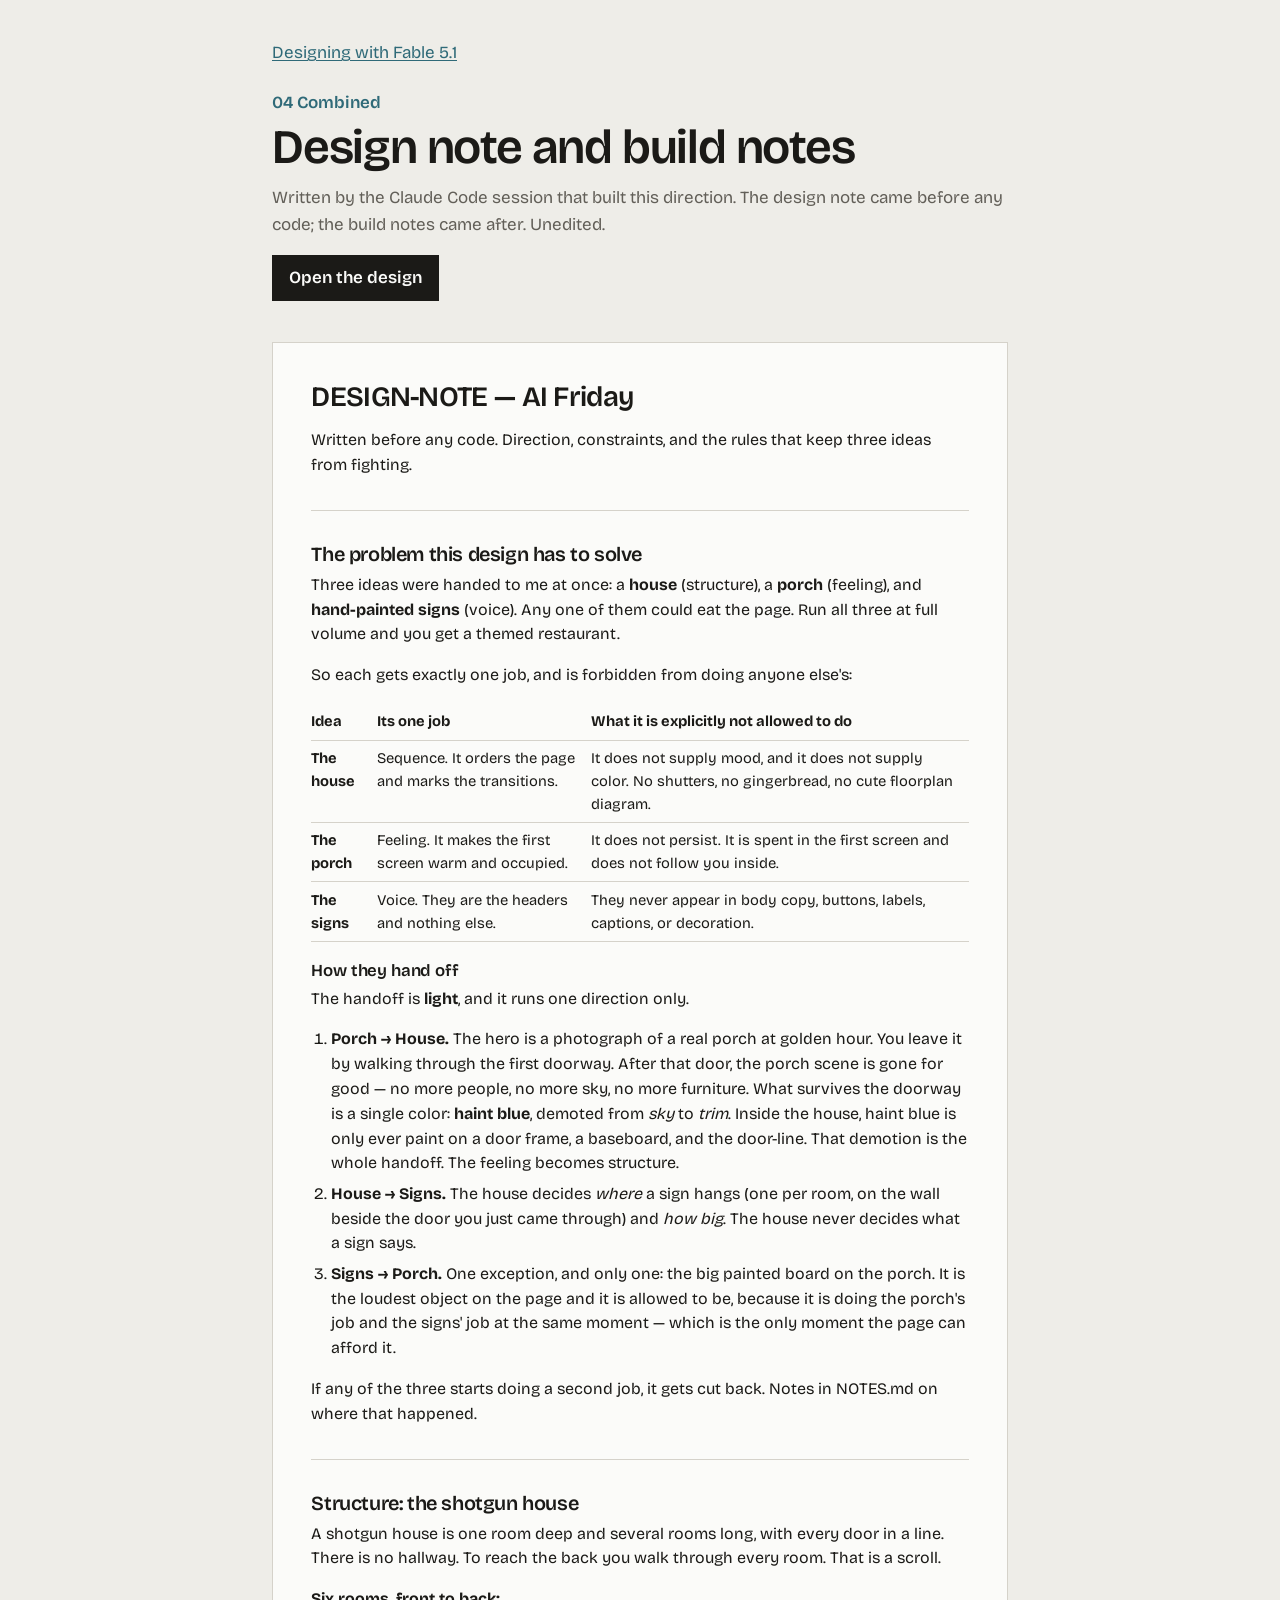
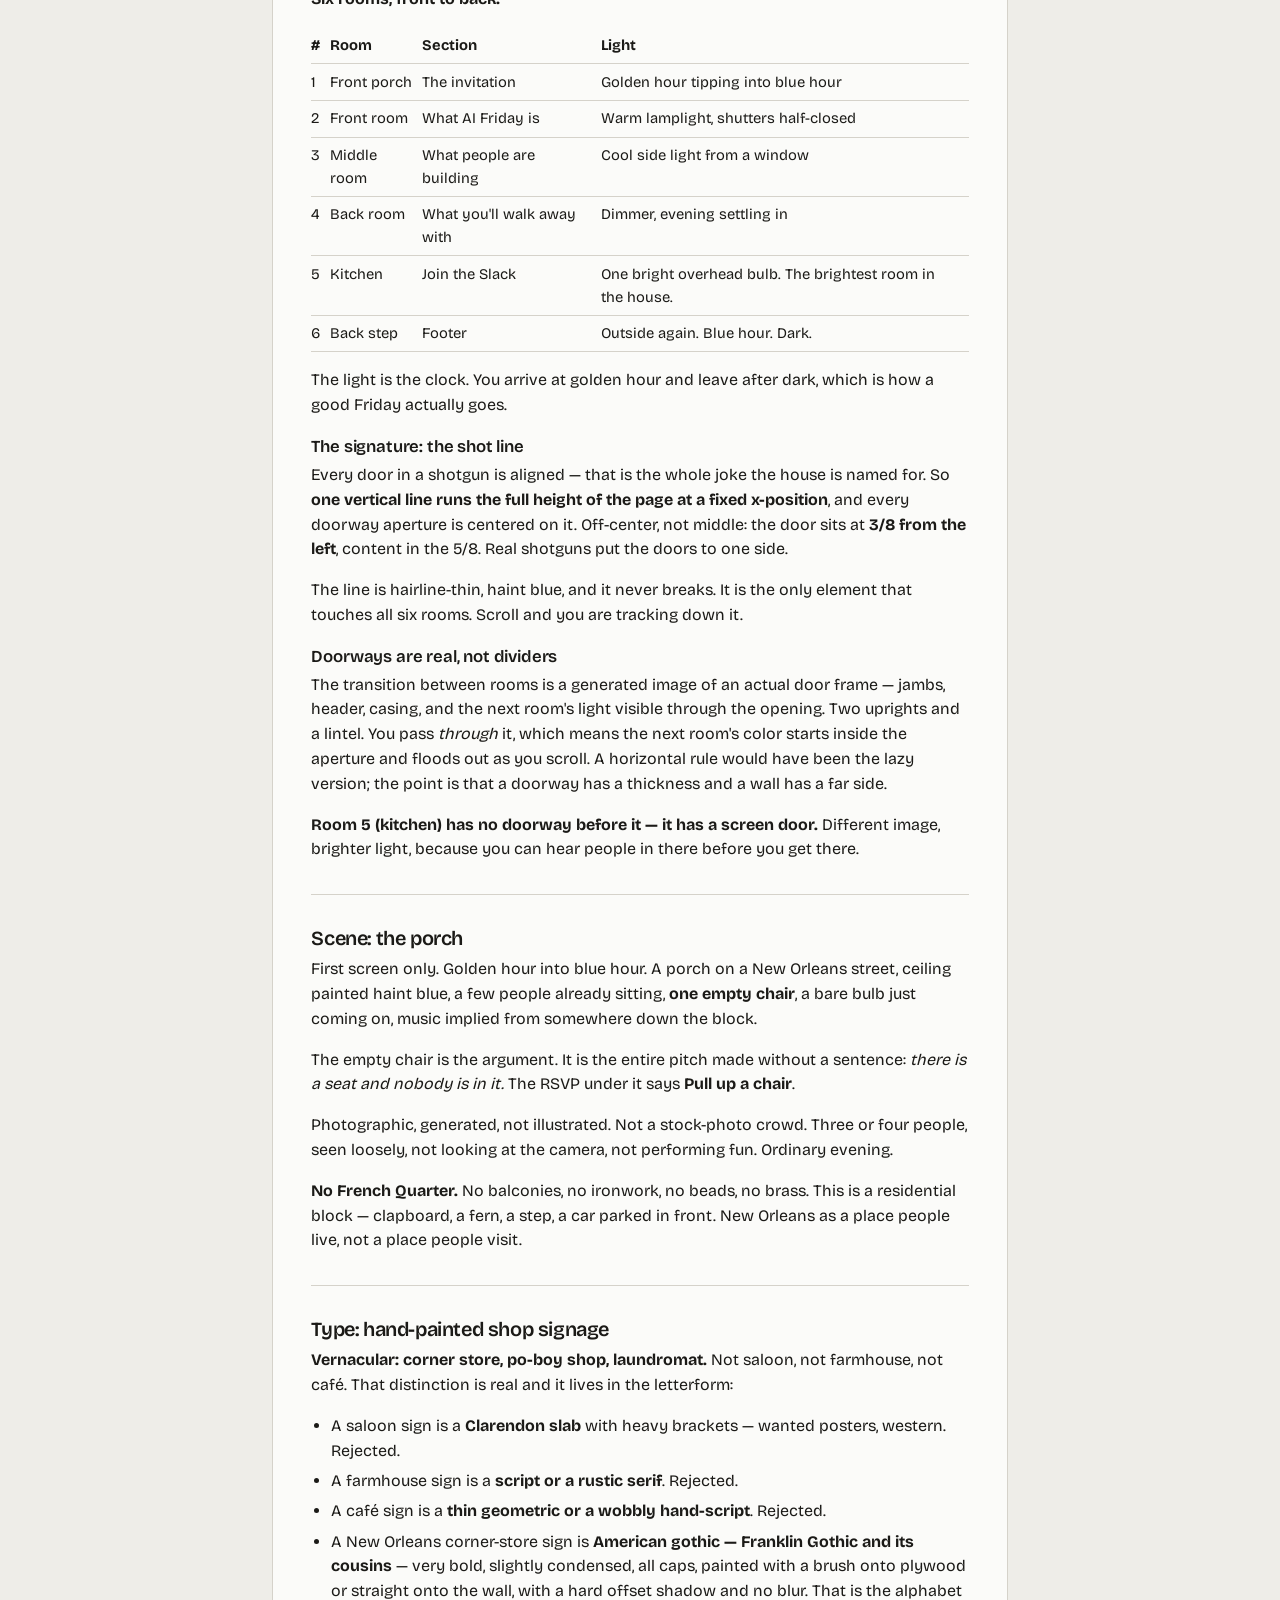
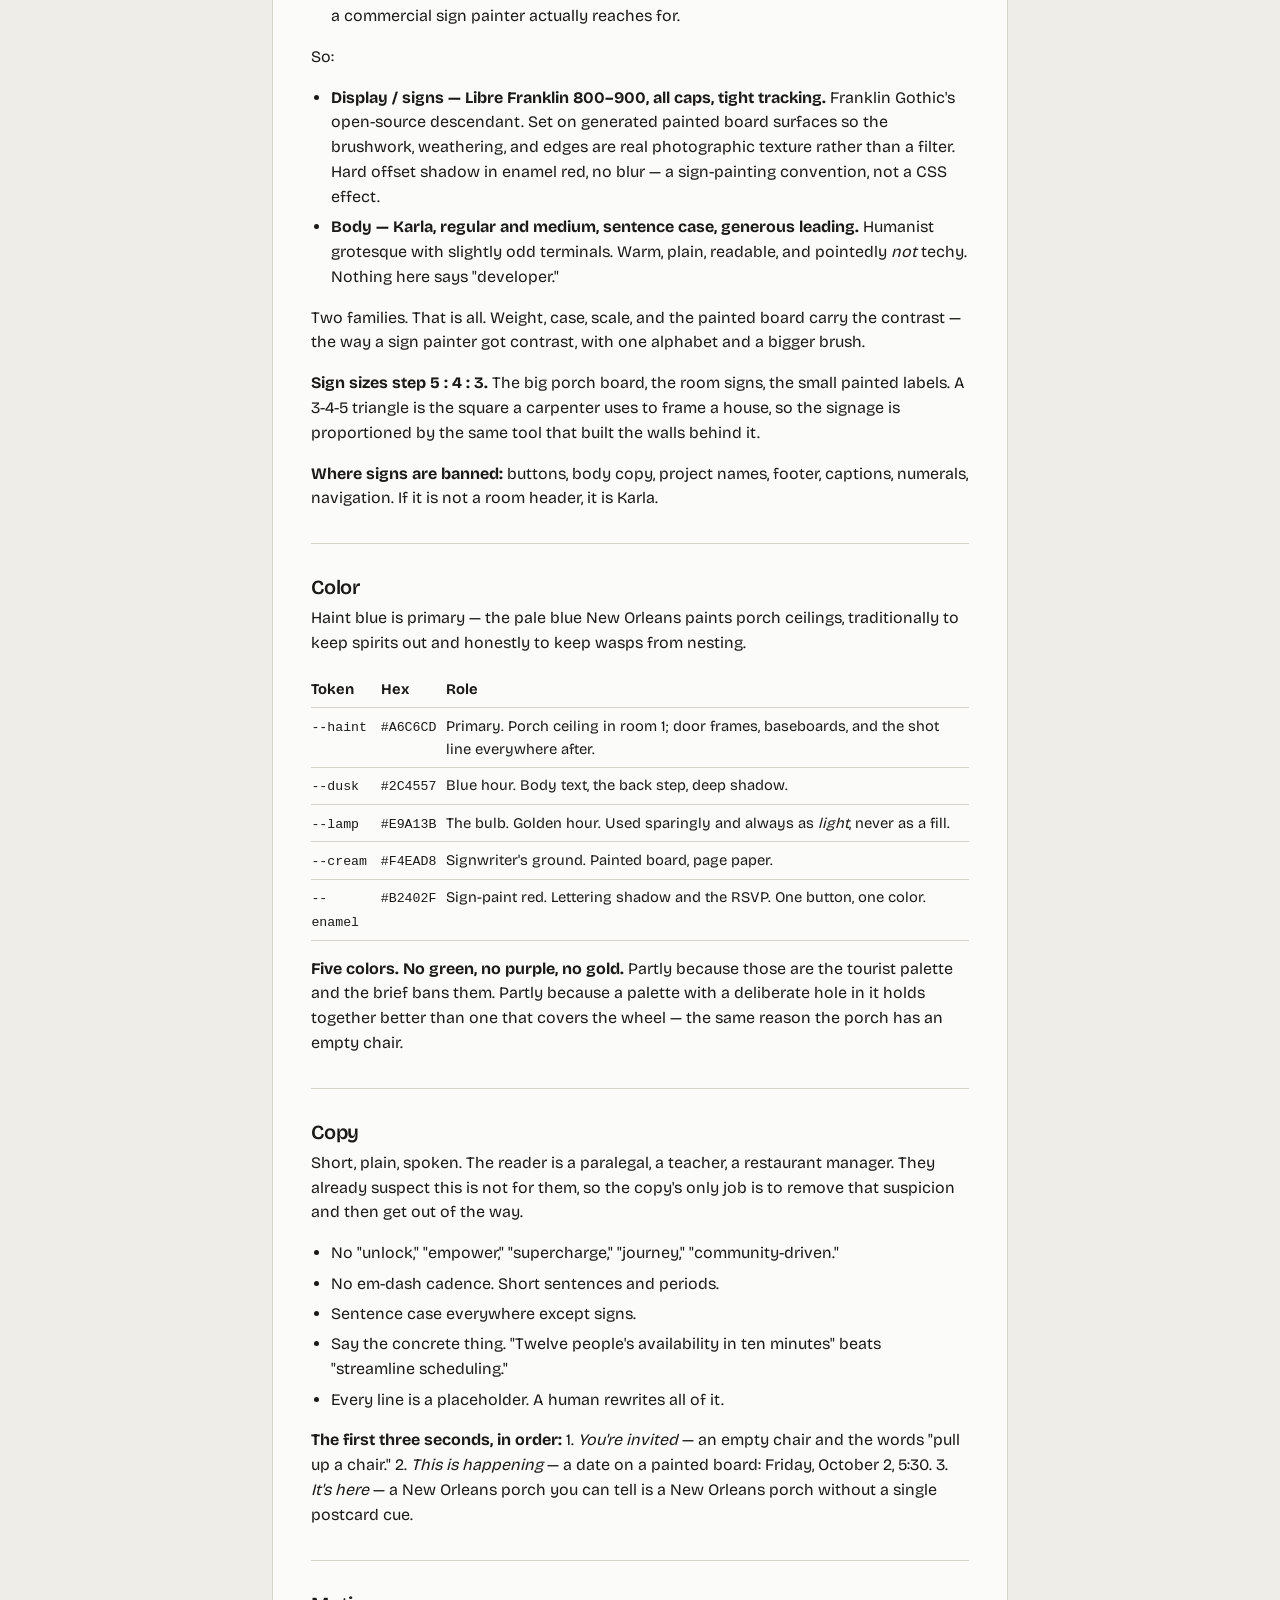
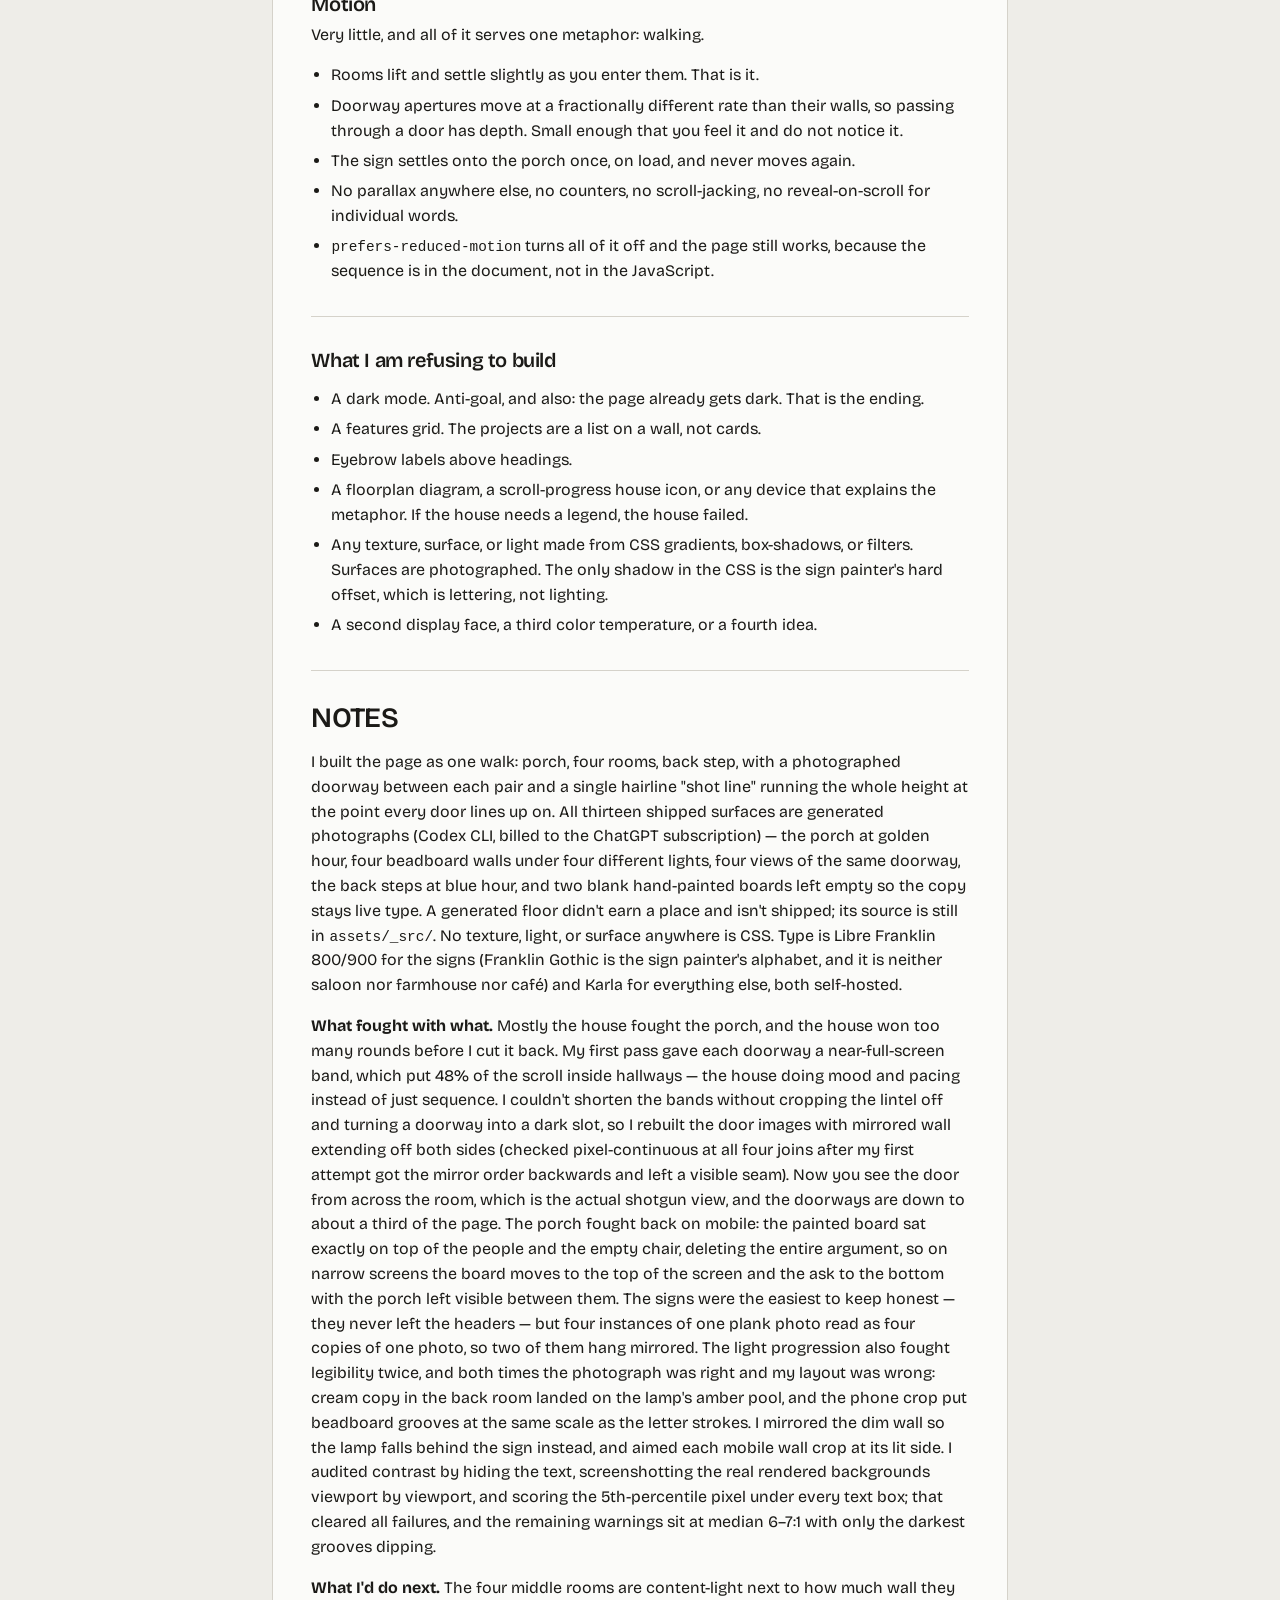
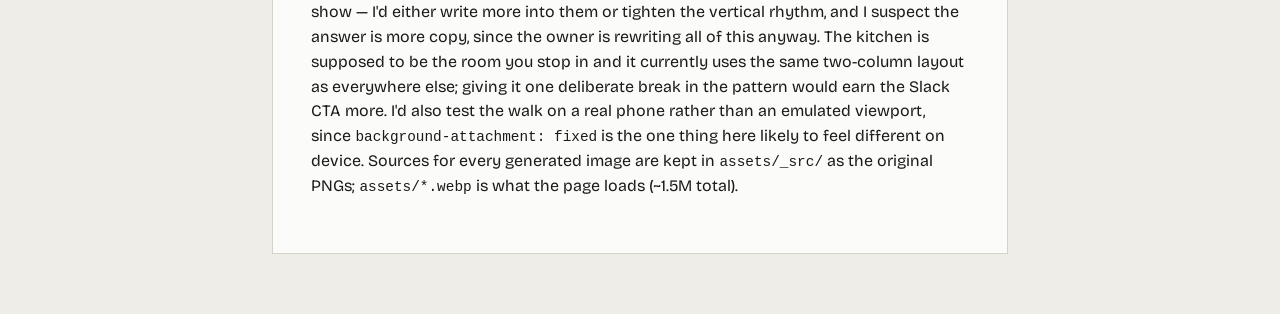
<file: designs/04-combined/notes.html>
<!doctype html>
<!-- ABOUTME: Template for a design's notes page: DESIGN-NOTE.md and NOTES.md as the -->
<!-- ABOUTME: session wrote them, rendered from Markdown by scripts/build.py. -->
<html lang="en">
<head>
<meta charset="utf-8">
<meta name="viewport" content="width=device-width, initial-scale=1">
<title>04 Combined: design note</title>
<link rel="preconnect" href="https://fonts.googleapis.com">
<link rel="preconnect" href="https://fonts.gstatic.com" crossorigin>
<link rel="stylesheet" href="https://fonts.googleapis.com/css2?family=Bricolage+Grotesque:opsz,wght@12..96,300..800&display=swap">
<link rel="stylesheet" href="../../site/styles.css">
</head>
<body class="notes-page">
<header class="notes-head">
  <a class="back" href="../../index.html#04-combined">Designing with Fable 5.1</a>
  <p class="notes-kicker">04 Combined</p>
  <h1>Design note and build notes</h1>
  <p class="muted">Written by the Claude Code session that built this direction. The design note came before any code; the build notes came after. Unedited.</p>
  <p><a class="button" href="index.html">Open the design</a></p>
</header>
<main class="sheet sheet--page">
<h1>DESIGN-NOTE — AI Friday</h1>
<p>Written before any code. Direction, constraints, and the rules that keep three ideas from fighting.</p>
<hr />
<h2>The problem this design has to solve</h2>
<p>Three ideas were handed to me at once: a <strong>house</strong> (structure), a <strong>porch</strong> (feeling), and <strong>hand-painted signs</strong> (voice).
Any one of them could eat the page. Run all three at full volume and you get a themed restaurant.</p>
<p>So each gets exactly one job, and is forbidden from doing anyone else's:</p>
<table>
<thead>
<tr>
<th>Idea</th>
<th>Its one job</th>
<th>What it is explicitly not allowed to do</th>
</tr>
</thead>
<tbody>
<tr>
<td><strong>The house</strong></td>
<td>Sequence. It orders the page and marks the transitions.</td>
<td>It does not supply mood, and it does not supply color. No shutters, no gingerbread, no cute floorplan diagram.</td>
</tr>
<tr>
<td><strong>The porch</strong></td>
<td>Feeling. It makes the first screen warm and occupied.</td>
<td>It does not persist. It is spent in the first screen and does not follow you inside.</td>
</tr>
<tr>
<td><strong>The signs</strong></td>
<td>Voice. They are the headers and nothing else.</td>
<td>They never appear in body copy, buttons, labels, captions, or decoration.</td>
</tr>
</tbody>
</table>
<h3>How they hand off</h3>
<p>The handoff is <strong>light</strong>, and it runs one direction only.</p>
<ol>
<li><strong>Porch → House.</strong> The hero is a photograph of a real porch at golden hour. You leave it by walking through the first doorway. After that door, the porch scene is gone for good — no more people, no more sky, no more furniture. What survives the doorway is a single color: <strong>haint blue</strong>, demoted from <em>sky</em> to <em>trim</em>. Inside the house, haint blue is only ever paint on a door frame, a baseboard, and the door-line. That demotion is the whole handoff. The feeling becomes structure.</li>
<li><strong>House → Signs.</strong> The house decides <em>where</em> a sign hangs (one per room, on the wall beside the door you just came through) and <em>how big</em>. The house never decides what a sign says.</li>
<li><strong>Signs → Porch.</strong> One exception, and only one: the big painted board on the porch. It is the loudest object on the page and it is allowed to be, because it is doing the porch's job and the signs' job at the same moment — which is the only moment the page can afford it.</li>
</ol>
<p>If any of the three starts doing a second job, it gets cut back. Notes in NOTES.md on where that happened.</p>
<hr />
<h2>Structure: the shotgun house</h2>
<p>A shotgun house is one room deep and several rooms long, with every door in a line. There is no hallway. To reach the back you walk through every room. That is a scroll.</p>
<p><strong>Six rooms, front to back:</strong></p>
<table>
<thead>
<tr>
<th>#</th>
<th>Room</th>
<th>Section</th>
<th>Light</th>
</tr>
</thead>
<tbody>
<tr>
<td>1</td>
<td>Front porch</td>
<td>The invitation</td>
<td>Golden hour tipping into blue hour</td>
</tr>
<tr>
<td>2</td>
<td>Front room</td>
<td>What AI Friday is</td>
<td>Warm lamplight, shutters half-closed</td>
</tr>
<tr>
<td>3</td>
<td>Middle room</td>
<td>What people are building</td>
<td>Cool side light from a window</td>
</tr>
<tr>
<td>4</td>
<td>Back room</td>
<td>What you'll walk away with</td>
<td>Dimmer, evening settling in</td>
</tr>
<tr>
<td>5</td>
<td>Kitchen</td>
<td>Join the Slack</td>
<td>One bright overhead bulb. The brightest room in the house.</td>
</tr>
<tr>
<td>6</td>
<td>Back step</td>
<td>Footer</td>
<td>Outside again. Blue hour. Dark.</td>
</tr>
</tbody>
</table>
<p>The light is the clock. You arrive at golden hour and leave after dark, which is how a good Friday actually goes.</p>
<h3>The signature: the shot line</h3>
<p>Every door in a shotgun is aligned — that is the whole joke the house is named for. So <strong>one vertical line runs the full height of the page at a fixed x-position</strong>, and every doorway aperture is centered on it. Off-center, not middle: the door sits at <strong>3/8 from the left</strong>, content in the 5/8. Real shotguns put the doors to one side.</p>
<p>The line is hairline-thin, haint blue, and it never breaks. It is the only element that touches all six rooms. Scroll and you are tracking down it.</p>
<h3>Doorways are real, not dividers</h3>
<p>The transition between rooms is a generated image of an actual door frame — jambs, header, casing, and the next room's light visible through the opening. Two uprights and a lintel. You pass <em>through</em> it, which means the next room's color starts inside the aperture and floods out as you scroll. A horizontal rule would have been the lazy version; the point is that a doorway has a thickness and a wall has a far side.</p>
<p><strong>Room 5 (kitchen) has no doorway before it — it has a screen door.</strong> Different image, brighter light, because you can hear people in there before you get there.</p>
<hr />
<h2>Scene: the porch</h2>
<p>First screen only. Golden hour into blue hour. A porch on a New Orleans street, ceiling painted haint blue, a few people already sitting, <strong>one empty chair</strong>, a bare bulb just coming on, music implied from somewhere down the block.</p>
<p>The empty chair is the argument. It is the entire pitch made without a sentence: <em>there is a seat and nobody is in it.</em> The RSVP under it says <strong>Pull up a chair</strong>.</p>
<p>Photographic, generated, not illustrated. Not a stock-photo crowd. Three or four people, seen loosely, not looking at the camera, not performing fun. Ordinary evening.</p>
<p><strong>No French Quarter.</strong> No balconies, no ironwork, no beads, no brass. This is a residential block — clapboard, a fern, a step, a car parked in front. New Orleans as a place people live, not a place people visit.</p>
<hr />
<h2>Type: hand-painted shop signage</h2>
<p><strong>Vernacular: corner store, po-boy shop, laundromat.</strong> Not saloon, not farmhouse, not café. That distinction is real and it lives in the letterform:</p>
<ul>
<li>A saloon sign is a <strong>Clarendon slab</strong> with heavy brackets — wanted posters, western. Rejected.</li>
<li>A farmhouse sign is a <strong>script or a rustic serif</strong>. Rejected.</li>
<li>A café sign is a <strong>thin geometric or a wobbly hand-script</strong>. Rejected.</li>
<li>A New Orleans corner-store sign is <strong>American gothic — Franklin Gothic and its cousins</strong> — very bold, slightly condensed, all caps, painted with a brush onto plywood or straight onto the wall, with a hard offset shadow and no blur. That is the alphabet a commercial sign painter actually reaches for.</li>
</ul>
<p>So:</p>
<ul>
<li><strong>Display / signs — Libre Franklin 800–900, all caps, tight tracking.</strong> Franklin Gothic's open-source descendant. Set on generated painted board surfaces so the brushwork, weathering, and edges are real photographic texture rather than a filter. Hard offset shadow in enamel red, no blur — a sign-painting convention, not a CSS effect.</li>
<li><strong>Body — Karla, regular and medium, sentence case, generous leading.</strong> Humanist grotesque with slightly odd terminals. Warm, plain, readable, and pointedly <em>not</em> techy. Nothing here says "developer."</li>
</ul>
<p>Two families. That is all. Weight, case, scale, and the painted board carry the contrast — the way a sign painter got contrast, with one alphabet and a bigger brush.</p>
<p><strong>Sign sizes step 5 : 4 : 3.</strong> The big porch board, the room signs, the small painted labels. A 3-4-5 triangle is the square a carpenter uses to frame a house, so the signage is proportioned by the same tool that built the walls behind it.</p>
<p><strong>Where signs are banned:</strong> buttons, body copy, project names, footer, captions, numerals, navigation. If it is not a room header, it is Karla.</p>
<hr />
<h2>Color</h2>
<p>Haint blue is primary — the pale blue New Orleans paints porch ceilings, traditionally to keep spirits out and honestly to keep wasps from nesting.</p>
<table>
<thead>
<tr>
<th>Token</th>
<th>Hex</th>
<th>Role</th>
</tr>
</thead>
<tbody>
<tr>
<td><code>--haint</code></td>
<td><code>#A6C6CD</code></td>
<td>Primary. Porch ceiling in room 1; door frames, baseboards, and the shot line everywhere after.</td>
</tr>
<tr>
<td><code>--dusk</code></td>
<td><code>#2C4557</code></td>
<td>Blue hour. Body text, the back step, deep shadow.</td>
</tr>
<tr>
<td><code>--lamp</code></td>
<td><code>#E9A13B</code></td>
<td>The bulb. Golden hour. Used sparingly and always as <em>light</em>, never as a fill.</td>
</tr>
<tr>
<td><code>--cream</code></td>
<td><code>#F4EAD8</code></td>
<td>Signwriter's ground. Painted board, page paper.</td>
</tr>
<tr>
<td><code>--enamel</code></td>
<td><code>#B2402F</code></td>
<td>Sign-paint red. Lettering shadow and the RSVP. One button, one color.</td>
</tr>
</tbody>
</table>
<p><strong>Five colors. No green, no purple, no gold.</strong> Partly because those are the tourist palette and the brief bans them. Partly because a palette with a deliberate hole in it holds together better than one that covers the wheel — the same reason the porch has an empty chair.</p>
<hr />
<h2>Copy</h2>
<p>Short, plain, spoken. The reader is a paralegal, a teacher, a restaurant manager. They already suspect this is not for them, so the copy's only job is to remove that suspicion and then get out of the way.</p>
<ul>
<li>No "unlock," "empower," "supercharge," "journey," "community-driven."</li>
<li>No em-dash cadence. Short sentences and periods.</li>
<li>Sentence case everywhere except signs.</li>
<li>Say the concrete thing. "Twelve people's availability in ten minutes" beats "streamline scheduling."</li>
<li>Every line is a placeholder. A human rewrites all of it.</li>
</ul>
<p><strong>The first three seconds, in order:</strong>
1. <em>You're invited</em> — an empty chair and the words "pull up a chair."
2. <em>This is happening</em> — a date on a painted board: Friday, October 2, 5:30.
3. <em>It's here</em> — a New Orleans porch you can tell is a New Orleans porch without a single postcard cue.</p>
<hr />
<h2>Motion</h2>
<p>Very little, and all of it serves one metaphor: walking.</p>
<ul>
<li>Rooms lift and settle slightly as you enter them. That is it.</li>
<li>Doorway apertures move at a fractionally different rate than their walls, so passing through a door has depth. Small enough that you feel it and do not notice it.</li>
<li>The sign settles onto the porch once, on load, and never moves again.</li>
<li>No parallax anywhere else, no counters, no scroll-jacking, no reveal-on-scroll for individual words.</li>
<li><code>prefers-reduced-motion</code> turns all of it off and the page still works, because the sequence is in the document, not in the JavaScript.</li>
</ul>
<hr />
<h2>What I am refusing to build</h2>
<ul>
<li>A dark mode. Anti-goal, and also: the page already gets dark. That is the ending.</li>
<li>A features grid. The projects are a list on a wall, not cards.</li>
<li>Eyebrow labels above headings.</li>
<li>A floorplan diagram, a scroll-progress house icon, or any device that explains the metaphor. If the house needs a legend, the house failed.</li>
<li>Any texture, surface, or light made from CSS gradients, box-shadows, or filters. Surfaces are photographed. The only shadow in the CSS is the sign painter's hard offset, which is lettering, not lighting.</li>
<li>A second display face, a third color temperature, or a fourth idea.</li>
</ul>
<hr>
<h1>NOTES</h1>
<p>I built the page as one walk: porch, four rooms, back step, with a photographed doorway between each pair and a single hairline "shot line" running the whole height at the point every door lines up on. All thirteen shipped surfaces are generated photographs (Codex CLI, billed to the ChatGPT subscription) — the porch at golden hour, four beadboard walls under four different lights, four views of the same doorway, the back steps at blue hour, and two blank hand-painted boards left empty so the copy stays live type. A generated floor didn't earn a place and isn't shipped; its source is still in <code>assets/_src/</code>. No texture, light, or surface anywhere is CSS. Type is Libre Franklin 800/900 for the signs (Franklin Gothic is the sign painter's alphabet, and it is neither saloon nor farmhouse nor café) and Karla for everything else, both self-hosted.</p>
<p><strong>What fought with what.</strong> Mostly the house fought the porch, and the house won too many rounds before I cut it back. My first pass gave each doorway a near-full-screen band, which put 48% of the scroll inside hallways — the house doing mood and pacing instead of just sequence. I couldn't shorten the bands without cropping the lintel off and turning a doorway into a dark slot, so I rebuilt the door images with mirrored wall extending off both sides (checked pixel-continuous at all four joins after my first attempt got the mirror order backwards and left a visible seam). Now you see the door from across the room, which is the actual shotgun view, and the doorways are down to about a third of the page. The porch fought back on mobile: the painted board sat exactly on top of the people and the empty chair, deleting the entire argument, so on narrow screens the board moves to the top of the screen and the ask to the bottom with the porch left visible between them. The signs were the easiest to keep honest — they never left the headers — but four instances of one plank photo read as four copies of one photo, so two of them hang mirrored. The light progression also fought legibility twice, and both times the photograph was right and my layout was wrong: cream copy in the back room landed on the lamp's amber pool, and the phone crop put beadboard grooves at the same scale as the letter strokes. I mirrored the dim wall so the lamp falls behind the sign instead, and aimed each mobile wall crop at its lit side. I audited contrast by hiding the text, screenshotting the real rendered backgrounds viewport by viewport, and scoring the 5th-percentile pixel under every text box; that cleared all failures, and the remaining warnings sit at median 6–7:1 with only the darkest grooves dipping.</p>
<p><strong>What I'd do next.</strong> The four middle rooms are content-light next to how much wall they show — I'd either write more into them or tighten the vertical rhythm, and I suspect the answer is more copy, since the owner is rewriting all of this anyway. The kitchen is supposed to be the room you stop in and it currently uses the same two-column layout as everywhere else; giving it one deliberate break in the pattern would earn the Slack CTA more. I'd also test the walk on a real phone rather than an emulated viewport, since <code>background-attachment: fixed</code> is the one thing here likely to feel different on device. Sources for every generated image are kept in <code>assets/_src/</code> as the original PNGs; <code>assets/*.webp</code> is what the page loads (~1.5M total).</p>
</main>
</body>
</html>
</file>
<file: site/styles.css>
/* ABOUTME: Styles for the sprint page and the per-design notes pages. One family, */
/* ABOUTME: a gallery-wall palette, and haint blue as the single accent. */

:root {
  --wall: #eeede8;
  --sheet: #fbfbf9;
  --ink: #1b1a17;
  --ink-2: #625f58;
  --rule: #d5d2ca;
  --haint: #a6c6cd;
  --haint-ink: #2f6a78;
  --font: "Bricolage Grotesque", "Helvetica Neue", Arial, sans-serif;
  --measure: 40rem;
  --wide: 76rem;
}

* { box-sizing: border-box; }
img { max-width: 100%; height: auto; }

html { background: var(--wall); }

body {
  margin: 0;
  padding: 0 clamp(1rem, 4vw, 3rem) 4rem;
  color: var(--ink);
  background: var(--wall);
  font-family: var(--font);
  font-size: 1.0625rem;
  line-height: 1.55;
  font-optical-sizing: auto;
  -webkit-font-smoothing: antialiased;
}

a { color: var(--haint-ink); text-decoration-thickness: 1px; text-underline-offset: 0.14em; }
a:hover { color: var(--ink); }
:focus-visible { outline: 2px solid var(--haint-ink); outline-offset: 3px; }

h1, h2, h3 { font-weight: 600; letter-spacing: -0.01em; line-height: 1.1; margin: 0; }
h1 { font-size: clamp(2.4rem, 5.6vw, 4.6rem); letter-spacing: -0.025em; max-width: 22ch; }
h2 { font-size: clamp(1.8rem, 3.4vw, 2.6rem); letter-spacing: -0.02em; margin-bottom: 1rem; }
h3 { font-size: 1.35rem; margin-bottom: 0.5rem; }
p { margin: 0 0 1em; }
.muted { color: var(--ink-2); }

/* Masthead */
.masthead { max-width: var(--wide); margin: 0 auto; padding: 3rem 0 2.5rem; }
.dek { max-width: 54rem; font-size: 1.25rem; line-height: 1.5; margin-top: 1.5rem; }

/* The wall: four frames in a row */
.wall {
  max-width: var(--wide);
  margin: 0 auto 5rem;
  display: grid;
  grid-template-columns: repeat(4, 1fr);
  gap: 1.25rem;
}
.wall-frame {
  display: block;
  background: var(--sheet);
  padding: 0.6rem 0.6rem 0.75rem;
  border: 1px solid var(--rule);
  text-decoration: none;
  color: var(--ink);
  transition: transform 160ms ease;
}
.wall-frame:hover { transform: translateY(-3px); color: var(--ink); }
.wall-frame img, .wall-empty {
  display: block;
  width: 100%;
  height: auto;
  aspect-ratio: 16 / 10;
  object-fit: cover;
  object-position: top;
  border: 1px solid var(--rule);
  background: var(--wall);
}
.wall-empty { display: grid; place-items: center; color: var(--ink-2); font-size: 0.9rem; }
.wall-label { display: block; margin-top: 0.6rem; font-size: 0.9rem; }
.wall-label b { font-weight: 600; margin-right: 0.35rem; color: var(--haint-ink); }
.wall-caption { grid-column: 1 / -1; color: var(--ink-2); font-size: 0.95rem; margin: 0.25rem 0 0; }

/* Sections */
section, .colophon { max-width: var(--wide); margin: 0 auto; }
.process, .brief, .exhibits, .next { padding-top: 2rem; margin-bottom: 5rem; border-top: 1px solid var(--rule); }
.lede { max-width: var(--measure); font-size: 1.125rem; margin-bottom: 2rem; }
.process p, .process blockquote, .process dl, .process table, .next p { max-width: var(--measure); }

/* Process steps: the number sits in the margin on wide screens */
.steps { list-style: none; margin: 0; padding: 0; counter-reset: step; }
.steps > li { position: relative; padding: 1.5rem 0 1.5rem 4.5rem; border-top: 1px solid var(--rule); counter-increment: step; }
.steps > li::before {
  content: counter(step);
  position: absolute; left: 0; top: 1.35rem;
  font-size: 2rem; font-weight: 300; line-height: 1; color: var(--haint-ink);
  font-variant-numeric: tabular-nums;
}
blockquote {
  margin: 1.25rem 0 1.5rem;
  padding: 0.25rem 0 0.25rem 1.25rem;
  border-left: 3px solid var(--haint);
  color: var(--ink);
}
blockquote p { margin-bottom: 0.4em; }
blockquote cite { font-style: normal; font-size: 0.9rem; color: var(--ink-2); }
blockquote cite::before { content: "\2014\00a0"; }

.sparks {
  list-style: none; margin: 0 0 1.5rem; padding: 0;
  max-width: 44rem;
  display: grid; grid-template-columns: repeat(3, 1fr); gap: 0.35rem 1.5rem;
}
.sparks li { padding: 0.25rem 0; border-bottom: 1px solid var(--rule); color: var(--ink-2); }
.sparks li.picked { color: var(--ink); font-weight: 600; border-bottom-color: var(--haint-ink); }

.qa { margin: 1rem 0 1.5rem; }
.qa div { padding: 0.75rem 0; border-top: 1px solid var(--rule); }
.qa dt { font-weight: 600; margin-bottom: 0.25rem; }
.qa dd { margin: 0; color: var(--ink-2); }

table.techniques { border-collapse: collapse; width: 100%; margin: 1rem 0 1.5rem; font-size: 0.95rem; }
.techniques th, .techniques td { text-align: left; padding: 0.55rem 0.75rem 0.55rem 0; border-bottom: 1px solid var(--rule); vertical-align: top; }
.techniques th { font-weight: 600; }

/* Documents: the brief and the prompts, shown as sheets pinned to the wall */
details.doc { margin: 0 0 1rem; }
details.doc > summary {
  cursor: pointer; list-style: none;
  display: inline-flex; align-items: center; gap: 0.6rem;
  padding: 0.5rem 0; font-weight: 600;
}
details.doc > summary::-webkit-details-marker { display: none; }
details.doc > summary::before {
  content: ""; width: 0.55rem; height: 0.55rem;
  border-right: 2px solid var(--haint-ink); border-bottom: 2px solid var(--haint-ink);
  transform: rotate(-45deg); transition: transform 120ms ease;
}
details.doc[open] > summary::before { transform: rotate(45deg); }
.sheet {
  background: var(--sheet);
  border: 1px solid var(--rule);
  padding: clamp(1.25rem, 3vw, 2.5rem);
  max-width: 48rem;
  font-size: 1rem;
}
.sheet h1 { font-size: 1.75rem; margin-bottom: 1rem; }
.sheet h2 { font-size: 1.25rem; margin: 1.75rem 0 0.5rem; }
.sheet h3 { font-size: 1.05rem; margin: 1.25rem 0 0.4rem; }
.sheet ul, .sheet ol { padding-left: 1.25rem; }
.sheet li { margin-bottom: 0.35em; }
.sheet table { border-collapse: collapse; width: 100%; font-size: 0.92rem; margin: 1rem 0; }
.sheet th, .sheet td { text-align: left; padding: 0.4rem 0.6rem 0.4rem 0; border-bottom: 1px solid var(--rule); vertical-align: top; }
.sheet pre { background: var(--wall); padding: 1rem; overflow-x: auto; font-size: 0.85rem; }
.sheet code { font-family: ui-monospace, SFMono-Regular, Menlo, monospace; font-size: 0.9em; }
.sheet hr { border: 0; border-top: 1px solid var(--rule); margin: 2rem 0; }
.sheet img { max-width: 100%; }

/* Exhibits */
.exhibit { padding: 2.5rem 0 3rem; border-top: 1px solid var(--rule); }
.exhibit-head { display: grid; grid-template-columns: auto 1fr; column-gap: 1rem; align-items: baseline; margin-bottom: 1.5rem; }
.exhibit-num { font-size: 2rem; font-weight: 300; color: var(--haint-ink); line-height: 1; }
.exhibit-head h3 { font-size: clamp(1.6rem, 3vw, 2.2rem); letter-spacing: -0.02em; }
.exhibit-line { grid-column: 2; margin: 0.35rem 0 0; font-size: 1.125rem; max-width: 40rem; }
.exhibit-body { display: grid; grid-template-columns: minmax(0, 2fr) minmax(16rem, 1fr); gap: 1.5rem; margin-bottom: 1.5rem; align-items: start; }
.frame { display: block; background: var(--sheet); border: 1px solid var(--rule); padding: 0.6rem; transition: transform 160ms ease; }
.frame:hover { transform: translateY(-3px); }
.frame img { display: block; width: 100%; height: auto; border: 1px solid var(--rule); }
.frame--empty { display: grid; place-items: center; aspect-ratio: 16 / 10; color: var(--ink-2); text-align: center; }
.frame--empty p { margin: 0; padding: 1rem; }
.frame--mobile { width: 9.5rem; margin: 1.25rem 0 0; }
.placard { align-self: start; }
.facts { margin: 0; padding: 0.25rem 0 0; }
.facts div { display: grid; grid-template-columns: 8.5rem 1fr; gap: 0.75rem; padding: 0.45rem 0; border-bottom: 1px solid var(--rule); font-size: 0.95rem; }
.facts dt { color: var(--ink-2); }
.facts dd { margin: 0; }
.exhibit-links { display: flex; flex-wrap: wrap; gap: 0.5rem 1.25rem; align-items: center; margin-top: 1.25rem; font-size: 0.95rem; }
.button {
  display: inline-block; padding: 0.55rem 1rem;
  background: var(--ink); color: var(--sheet); text-decoration: none; font-weight: 600;
  border: 1px solid var(--ink);
}
.button:hover { background: var(--haint-ink); border-color: var(--haint-ink); color: var(--sheet); }

/* Colophon */
.colophon { padding-top: 2rem; border-top: 1px solid var(--rule); color: var(--ink-2); font-size: 0.95rem; max-width: var(--measure); margin-left: 0; }

/* Notes pages */
.notes-page { max-width: 52rem; margin: 0 auto; }
.notes-head { padding: 2.5rem 0 1.5rem; }
.notes-head .back { display: inline-block; margin-bottom: 1.5rem; }
.notes-kicker { color: var(--haint-ink); font-weight: 600; margin-bottom: 0.25rem; }
.notes-head h1 { font-size: clamp(2rem, 4vw, 3rem); margin-bottom: 0.75rem; }
.sheet--page { max-width: none; }

@media (max-width: 900px) {
  .wall { grid-template-columns: repeat(2, 1fr); }
  .exhibit-body { grid-template-columns: 1fr; }
  .frame--mobile { width: 8rem; }
  .sparks { grid-template-columns: repeat(2, 1fr); }
}
@media (max-width: 560px) {
  .wall { grid-template-columns: 1fr; }
  .steps > li { padding-left: 0; padding-top: 3rem; }
  .steps > li::before { top: 0.9rem; }
  .sparks { grid-template-columns: 1fr; }
  .facts div { grid-template-columns: 7rem 1fr; }
  .exhibit-head { grid-template-columns: 1fr; }
  .exhibit-line { grid-column: 1; }
}
@media (prefers-reduced-motion: reduce) {
  .wall-frame, .frame, details.doc > summary::before { transition: none; }
  .wall-frame:hover, .frame:hover { transform: none; }
}
</file>
<file: designs/01-shotgun-house/styles.css>
/* ABOUTME: Styles for the AI Friday homepage, laid out as a walk through a shotgun house.
   ABOUTME: Rooms are sections, thresholds are the transitions, the kitchen is the last room. */

/* ── paint chips ─────────────────────────────────────────── */
:root {
  --ink:        #23180F;
  --ink-soft:   #4A3A28;
  --paper:      #F4EADA;   /* room 1 */
  --putty:      #DCCBAD;   /* room 2 */
  --sage:       #AFB8A2;   /* room 3 */
  --umber:      #3B2E23;   /* room 4 */
  --kitchen:    #EFF0E4;   /* room 5 */
  --haint:      #9BC4CD;
  --persimmon:  #BA4D34;
  --night:      #1A1410;   /* outside the house */

  --house: 46rem;
  --measure: 32rem;
  --unit: 2rem;            /* 32 */
  --tile: 600px;           /* wall texture scaled to match the photographs */

  --serif: "Fraunces", Georgia, "Times New Roman", serif;
  --sans:  "Libre Franklin", "Helvetica Neue", Arial, sans-serif;
}

*, *::before, *::after { box-sizing: border-box; }

html { scroll-behavior: smooth; }
@media (prefers-reduced-motion: reduce) { html { scroll-behavior: auto; } }

body {
  margin: 0;
  background: var(--night);
  color: var(--ink);
  font-family: var(--sans);
  font-size: 1.0625rem;
  line-height: 1.62;
  -webkit-font-smoothing: antialiased;
  text-rendering: optimizeLegibility;
}

img { display: block; max-width: 100%; height: auto; }

a { color: inherit; }

.skip {
  position: absolute; left: -9999px; top: 0;
  background: var(--ink); color: var(--paper);
  padding: .75rem 1rem; z-index: 50;
}
.skip:focus { left: 0; }

:focus-visible { outline: 2px solid var(--persimmon); outline-offset: 3px; }

/* ── the house ───────────────────────────────────────────── */
.house {
  width: 100%;
  max-width: var(--house);
  margin: 0 auto;
  position: relative;
  overflow: hidden;   /* the walls are the edge of the house */
}

/* ── type ────────────────────────────────────────────────── */
h1, h2, h3 {
  font-family: var(--serif);
  font-variation-settings: "opsz" 96, "SOFT" 40, "WONK" 1;
  font-weight: 400;
  margin: 0;
}

h1 {
  font-size: clamp(2.55rem, 8.5vw, 4.75rem);
  line-height: .92;
  letter-spacing: -.022em;
  margin: .35em 0 .5rem;
}

h2 {
  font-size: clamp(1.95rem, 6vw, 2.8rem);
  line-height: 1.06;
  letter-spacing: -.014em;
  margin-bottom: 1.4rem;
}

h3 {
  font-size: 1.3rem;
  line-height: 1.2;
  letter-spacing: -.008em;
  font-variation-settings: "opsz" 30, "SOFT" 40, "WONK" 1;
  margin-bottom: .3rem;
}

p { margin: 0 0 1.15rem; }
p:last-child { margin-bottom: 0; }

.caps {
  font-family: var(--sans);
  font-size: .705rem;
  font-weight: 500;
  letter-spacing: .16em;
  text-transform: uppercase;
  line-height: 1.5;
}

/* the one spoken line per room */
.aside {
  font-family: var(--serif);
  font-variation-settings: "opsz" 24, "SOFT" 60, "WONK" 1;
  font-style: italic;
  font-size: 1.28rem;
  line-height: 1.4;
  margin: 0;
}
.aside--wide {
  font-style: normal;
  font-size: clamp(1.35rem, 4.4vw, 1.7rem);
  line-height: 1.28;
  margin-top: 2.4rem;
  padding-top: 1.8rem;
  border-top: 1px solid color-mix(in srgb, var(--ink) 22%, transparent);
  max-width: 22ch;
}

.lede { font-size: 1.17rem; line-height: 1.55; max-width: 30ch; }
.fine { font-size: .875rem; color: var(--ink-soft); }
.stamp { margin-bottom: 1.25rem; }

/* ── masthead ────────────────────────────────────────────── */
.masthead {
  display: flex;
  align-items: baseline;
  justify-content: space-between;
  gap: 1rem;
  padding: 1.15rem 1.5rem 1.05rem;
  background: var(--night);
  color: var(--paper);
  border-bottom: 1px solid #2E251C;
}
.masthead__name {
  font-family: var(--serif);
  font-variation-settings: "opsz" 20, "SOFT" 50, "WONK" 1;
  font-size: 1.15rem;
  letter-spacing: -.01em;
  margin: 0;
}
.masthead__place { margin: 0; opacity: .62; }

/* ── the street ──────────────────────────────────────────── */
.street { background: var(--night); }
.street img {
  width: 100%;
  height: clamp(165px, 30vh, 330px);
  object-fit: cover;
  object-position: center 26%;
}

/* ── rooms ───────────────────────────────────────────────── */
.room {
  position: relative;
  padding: clamp(3.6rem, 11vw, 6.5rem) 1.5rem clamp(3.6rem, 11vw, 6.5rem);
  background-repeat: repeat;
  background-size: var(--tile) auto;
  background-position: center top;
}
.col { max-width: var(--measure); margin: 0 auto; }

.room--1 { background-color: var(--paper);   background-image: url("assets/wall-1.webp"); padding-top: clamp(1.7rem, 3.4vh, 2.6rem); }
.room--2 { background-color: var(--putty);   background-image: url("assets/wall-2.webp"); }
.room--3 { background-color: var(--sage);    background-image: url("assets/wall-3.webp"); }
.room--4 { background-color: var(--umber);   background-image: url("assets/wall-4.webp"); color: var(--paper); }
.room--5 { background-color: var(--kitchen); background-image: url("assets/wall-5.webp");
           padding-top: clamp(5.5rem, 17vw, 10rem); padding-bottom: clamp(6rem, 19vw, 11rem); }

.room--4 .fine { color: color-mix(in srgb, var(--paper) 68%, transparent); }
.room--4 .aside--wide { border-top-color: color-mix(in srgb, var(--paper) 26%, transparent); }

/* ── thresholds: the doorways ────────────────────────────── */
.threshold {
  position: relative;
  aspect-ratio: 1024 / 1400;
  background-repeat: repeat;
  background-size: var(--tile) auto;
  overflow: hidden;
}
.threshold img {
  position: absolute;
  z-index: 1;
  left: 0;
  top: -30px;
  width: 100%;
  height: calc(100% + 60px);   /* headroom so the parallax never exposes an edge */
  object-fit: cover;
  will-change: transform;
}
/* drawn fallback: a 66% opening in the wall, visible if the photograph never loads */
.aperture {
  position: absolute;
  z-index: 0;
  left: 17%;
  right: 17%;
  top: 9%;
  bottom: 0;
  border: 1px solid color-mix(in srgb, var(--ink) 30%, transparent);
  border-bottom: 0;
}

.threshold--1 { background-color: var(--paper); background-image: url("assets/wall-1.webp"); }
.threshold--2 { background-color: var(--putty); background-image: url("assets/wall-2.webp"); }
.threshold--3 { background-color: var(--sage);  background-image: url("assets/wall-3.webp"); }
.threshold--4 { background-color: var(--umber); background-image: url("assets/wall-4.webp"); }

/* The doorways are not evenly spaced. Two narrow middle rooms go by quickly;
   the last door, into the kitchen, is the long one. */
.threshold--2 { aspect-ratio: 1024 / 1120; }
.threshold--3 { aspect-ratio: 1024 / 1310; }
.threshold--4 { aspect-ratio: 1024 / 1536; }
.threshold--2 img, .threshold--3 img { object-position: center top; }

.threshold--1 .aperture { background-color: var(--putty); }
.threshold--2 .aperture { background-color: var(--sage); }
.threshold--3 .aperture { background-color: var(--umber); }
.threshold--4 .aperture { background-color: var(--kitchen); border-color: color-mix(in srgb, var(--paper) 30%, transparent); }

/* ── out the back door ───────────────────────────────────── */
.backdoor {
  position: relative;
  aspect-ratio: 1024 / 1180;
  background-color: var(--kitchen);
  background-image: url("assets/wall-5.webp");
  background-repeat: repeat;
  background-size: var(--tile) auto;
  overflow: hidden;
}
.backdoor img {
  position: absolute;
  left: 0;
  top: -30px;
  width: 100%;
  height: calc(100% + 60px);
  object-fit: cover;
  object-position: center top;
  will-change: transform;
}

/* ── the back step ───────────────────────────────────────── */
.step {
  background-color: var(--night);
  color: var(--paper);
  padding: clamp(3rem, 9vw, 4.5rem) 1.5rem clamp(4rem, 10vw, 6rem);
}
.step .col { display: grid; gap: 3rem; }

.step__date {
  font-family: var(--serif);
  font-variation-settings: "opsz" 48, "SOFT" 40, "WONK" 1;
  font-size: clamp(1.55rem, 5.5vw, 2.1rem);
  line-height: 1.05;
  letter-spacing: -.015em;
  margin-bottom: .55rem;
}
.step__time { color: color-mix(in srgb, var(--paper) 72%, transparent); font-size: .95rem; margin-bottom: 1.6rem; }
.step__meta {
  display: grid;
  gap: .9rem;
  padding-top: 2rem;
  border-top: 1px solid #33291F;
  font-size: .93rem;
  color: color-mix(in srgb, var(--paper) 72%, transparent);
}
.step__name {
  font-family: var(--serif);
  font-variation-settings: "opsz" 20, "SOFT" 50, "WONK" 1;
  font-size: 1.1rem;
  color: var(--paper);
  margin: 0;
}
.step__meta p { margin: 0; }
.step__meta a { color: var(--haint); text-decoration-thickness: 1px; text-underline-offset: 3px; }
.step__social { display: flex; gap: 1.4rem; }

/* ── actions ─────────────────────────────────────────────── */
.act { margin: clamp(1.1rem, 2.6vh, 1.7rem) 0 1rem; }
.btn {
  display: inline-block;
  font-family: var(--sans);
  font-weight: 600;
  font-size: 1.0125rem;
  letter-spacing: .005em;
  padding: .95rem 1.9rem;
  border-radius: 2px;
  text-decoration: none;
  transition: transform .16s ease, background-color .16s ease, color .16s ease;
}
.btn--go {
  background: var(--persimmon);
  color: #FFF4EC;
  border: 1px solid var(--persimmon);
}
.btn--go:hover { transform: translateY(-2px); background: #A8422B; }
.btn--slack {
  background: var(--ink);
  color: var(--kitchen);
  border: 1px solid var(--ink);
}
.btn--slack:hover { transform: translateY(-2px); background: #3A2A1B; }

/* ── room 3 · the works ──────────────────────────────────── */
.works { list-style: none; margin: 0; padding: 0; }
.works li { padding: 1.7rem 0; border-top: 1px solid color-mix(in srgb, var(--ink) 24%, transparent); }
.works li:first-child { border-top: 0; padding-top: .3rem; }
.works .caps { color: var(--ink-soft); margin-bottom: .55rem; }
.works p:last-child { max-width: 40ch; }

/* ── room 4 · the takeaways ──────────────────────────────── */
.takeaways { list-style: none; margin: 0; padding: 0; counter-reset: t; }
.takeaways li {
  counter-increment: t;
  display: grid;
  grid-template-columns: 2.6rem 1fr;
  gap: 0 1.1rem;
  padding: 1.7rem 0;
  border-top: 1px solid color-mix(in srgb, var(--paper) 22%, transparent);
}
.takeaways li:first-child { border-top: 0; padding-top: .3rem; }
.takeaways li::before {
  content: counter(t);
  grid-row: 1 / span 2;
  font-family: var(--serif);
  font-variation-settings: "opsz" 60, "SOFT" 40, "WONK" 1;
  font-size: 2.3rem;
  line-height: .9;
  color: var(--haint);
}
.takeaways p { max-width: 38ch; margin: 0; }

/* ── the floorplan ───────────────────────────────────────── */
.plan {
  position: fixed;
  left: 1.35rem;
  top: 50%;
  transform: translateY(-50%);
  z-index: 20;
  width: 8.5rem;
}
.plan__title {
  font-family: var(--sans);
  font-size: .62rem;
  font-weight: 500;
  letter-spacing: .16em;
  text-transform: uppercase;
  color: color-mix(in srgb, var(--paper) 45%, transparent);
  margin: 0 0 .7rem;
}
.plan__list { list-style: none; margin: 0; padding: 0; display: grid; gap: 3px; }
.plan__list li { display: block; }
.plan__room {
  display: flex;
  align-items: center;
  gap: .55rem;
  width: 100%;
  background: none;
  border: 0;
  padding: 0;
  cursor: pointer;
  font: inherit;
  color: inherit;
  text-align: left;
}
.plan__bar {
  flex: 0 0 auto;
  width: 9px;
  border: 1px solid color-mix(in srgb, var(--paper) 22%, transparent);
  border-radius: 1px;
  background: transparent;
  transition: background-color .3s ease, border-color .3s ease;
}
.plan__label {
  font-size: .72rem;
  line-height: 1.25;
  color: color-mix(in srgb, var(--paper) 40%, transparent);
  opacity: 0;
  transform: translateX(-3px);
  transition: opacity .25s ease, transform .25s ease, color .25s ease;
}
.plan__room[aria-current="true"] .plan__bar { background: var(--haint); border-color: var(--haint); }
.plan__room[aria-current="true"] .plan__label { opacity: 1; transform: none; color: color-mix(in srgb, var(--paper) 82%, transparent); }
.plan:hover .plan__label, .plan__room:focus-visible .plan__label { opacity: 1; transform: none; }

@media (max-width: 63rem) {
  .plan {
    left: 0; right: 0; top: 0; bottom: auto;
    transform: none;
    width: 100%;
    display: flex;
    gap: 0;
    background: var(--night);
    padding: 3px 0;
  }
  .plan__title { display: none; }
  .plan__list { display: flex; width: 100%; gap: 2px; padding: 0 2px; }
  .plan__list li { flex: 1 1 auto; }
  .plan__room { display: block; }
  .plan__bar { display: block; width: 100%; height: 4px !important; border: 0; background: color-mix(in srgb, var(--paper) 22%, transparent); border-radius: 0; }
  .plan__label { display: none; }
  .plan__room[aria-current="true"] .plan__bar { background: var(--haint); }
  .masthead { padding-top: 1.5rem; }
}

@media (max-width: 34rem) {
  body { font-size: 1.0125rem; }
  .room { padding-left: 1.35rem; padding-right: 1.35rem; }
  .street img { height: clamp(150px, 26vh, 250px); }
  .takeaways li { grid-template-columns: 2.1rem 1fr; gap: 0 .9rem; }
  .takeaways li::before { font-size: 1.9rem; }
}

@media (min-width: 48rem) {
  .step .col { grid-template-columns: 1.15fr 1fr; gap: 3.5rem; align-items: start; }
  .step__meta { border-top: 0; padding-top: .2rem; }
}

@media (prefers-reduced-motion: reduce) {
  .threshold img, .backdoor img { transform: none !important; }
  .btn { transition: none; }
}
</file>
<file: designs/02-front-porch/styles.css>
/* ABOUTME: Visual system for the AI Friday one-pager — a New Orleans front porch at 7:15pm.
   ABOUTME: Haint blue is the ground, evening light is the accent, photographs carry the light. */

/* ─────────────────────────────── tokens ─────────────────────────────── */
:root {
  color-scheme: light;

  /* the porch ceiling, painted */
  --haint-50:  #D6E4E3;
  --haint-100: #C3D6D6;
  --haint-200: #AAC6C7;
  --haint:     #93B4B6;
  --haint-600: #446A6F;

  /* sampled off the hero: bulb light on clapboard, satsumas, decking, shutters */
  --porch-paint: #F4EDDC;
  --satsuma:     #A64A11;
  --satsuma-deep:#7F370A;
  --cypress:     #8A6B50;
  --shutter:     #21332E;
  --shutter-80:  #3C524B;

  /* type scale — text steps x1.125, display steps x1.414 */
  --t-xs:  0.79rem;
  --t-sm:  0.89rem;
  --t-md:  1rem;
  --t-lg:  1.124rem;
  --t-xl:  1.265rem;
  --d-1:   1.41rem;
  --d-2:   2rem;
  --d-3:   2.83rem;
  --d-4:   4rem;
  --d-5:   5.65rem;

  /* spacing — 4px base */
  --s1: 4px;  --s2: 8px;  --s3: 12px; --s4: 16px; --s5: 24px;
  --s6: 32px; --s7: 48px; --s8: 64px; --s9: 96px; --s10: 144px;

  --shell: 1180px;
  --radius: 3px;

  --serif: "Newsreader", Georgia, "Times New Roman", serif;
  --sans:  "Work Sans", -apple-system, BlinkMacSystemFont, "Segoe UI", Helvetica, Arial, sans-serif;
}

/* ─────────────────────────────── base ─────────────────────────────── */
*, *::before, *::after { box-sizing: border-box; }

html { font-size: 106.25%; -webkit-text-size-adjust: 100%; scroll-behavior: smooth; }
@media (prefers-reduced-motion: reduce) { html { scroll-behavior: auto; } }

body {
  margin: 0;
  background: var(--haint-50);
  color: var(--shutter);
  font-family: var(--sans);
  font-size: var(--t-md);
  line-height: 1.62;
  -webkit-font-smoothing: antialiased;
}

img { display: block; max-width: 100%; }

p { margin: 0 0 var(--s5); }
p:last-child { margin-bottom: 0; }

a { color: inherit; }

::selection { background: var(--satsuma); color: var(--porch-paint); }

:focus-visible {
  outline: 2.5px solid var(--satsuma);
  outline-offset: 3px;
  border-radius: 2px;
}

.skip {
  position: absolute; left: -9999px; top: 0; z-index: 50;
  background: var(--shutter); color: var(--porch-paint);
  padding: var(--s3) var(--s5); font-size: var(--t-sm); text-decoration: none;
}
.skip:focus { left: var(--s5); top: var(--s5); }

.wrap { width: min(100% - var(--s7), var(--shell)); margin-inline: auto; }
.wrap--prose > * { max-width: 34rem; }

.section { padding-block: var(--s9); }

/* ─────────────────────────────── type ─────────────────────────────── */
.h2 {
  font-family: var(--serif);
  font-optical-sizing: auto;
  font-weight: 400;
  font-size: var(--d-2);
  line-height: 1.12;
  letter-spacing: -0.012em;
  margin: 0 0 var(--s5);
  text-wrap: balance;
}

.lede {
  font-family: var(--serif);
  font-size: var(--t-xl);
  line-height: 1.48;
  font-weight: 350;
  color: var(--shutter);
}

.aside {
  font-family: var(--serif);
  font-style: italic;
  font-size: var(--t-lg);
  color: var(--haint-600);
}

.wordmark {
  font-family: var(--serif);
  font-size: var(--t-lg);
  font-weight: 500;
  letter-spacing: 0.005em;
  margin: 0;
}
.wordmark span {
  font-family: var(--sans);
  font-size: var(--t-xs);
  font-weight: 500;
  letter-spacing: 0.14em;
  text-transform: uppercase;
  color: var(--haint-600);
  margin-left: var(--s3);
  vertical-align: 0.12em;
}

/* ─────────────────────────────── buttons ─────────────────────────────── */
.btn {
  display: inline-block;
  font-family: var(--sans);
  font-size: var(--t-md);
  font-weight: 600;
  letter-spacing: 0.005em;
  text-decoration: none;
  padding: var(--s4) var(--s6);
  border-radius: var(--radius);
  border: 1.5px solid transparent;
  transition: background-color .18s ease, color .18s ease, border-color .18s ease, transform .18s ease;
}
.btn--primary { background: var(--satsuma); color: var(--porch-paint); }
.btn--primary:hover { background: var(--satsuma-deep); transform: translateY(-1px); }
.btn--ghost { border-color: currentColor; color: var(--shutter); }
.btn--ghost:hover { background: var(--shutter); color: var(--porch-paint); }
.btn--sm { padding: var(--s3) var(--s5); font-size: var(--t-sm); }
@media (prefers-reduced-motion: reduce) { .btn:hover { transform: none; } }

/* ─────────────────────────── hero : the sidewalk ─────────────────────────── */
.hero { background: var(--haint-50); padding-top: var(--s6); overflow: hidden; }

.hero__top { padding-bottom: var(--s7); }
.hero__grid { margin-top: var(--s7); }

.hero__line {
  font-family: var(--serif);
  font-optical-sizing: auto;
  font-weight: 300;
  font-size: clamp(2.05rem, 4.3vw, 3.4rem);
  line-height: 1.06;
  letter-spacing: -0.024em;
  margin: 0 0 var(--s5);
  text-wrap: balance;
}

.hero__sub {
  max-width: 44ch;
  font-size: var(--t-md);
  line-height: 1.6;
  color: var(--shutter-80);
  margin: 0;
}

.hero__scene { position: relative; }

.hero__photo img {
  width: 100%;
  height: clamp(320px, 46vh, 460px);
  object-fit: cover;
  object-position: 50% 34%;
}

/* the invitation card - the one loud object on the page */
.invite {
  position: relative;
  z-index: 2;
  background: var(--porch-paint);
  border-radius: var(--radius);
  padding: var(--s6) var(--s6) var(--s5);
  margin-top: var(--s7);
}

.invite__date { margin: 0; font-family: var(--serif); line-height: 1; }
.invite__day {
  display: block;
  font-family: var(--serif);
  font-style: italic;
  font-weight: 400;
  font-size: var(--t-lg);
  letter-spacing: 0;
  color: var(--satsuma);
  margin-bottom: var(--s2);
}
.invite__md {
  display: block;
  font-size: var(--d-3);
  font-weight: 300;
  letter-spacing: -0.028em;
}
.invite__where {
  margin: var(--s4) 0 var(--s5);
  font-size: var(--t-sm);
  line-height: 1.5;
  color: var(--shutter-80);
}
.invite .btn { width: 100%; text-align: center; }
.invite__aside {
  margin: var(--s4) 0 0;
  font-family: var(--serif);
  font-style: italic;
  font-size: var(--t-sm);
  color: var(--haint-600);
}
.invite__aside a { text-decoration-thickness: 1px; text-underline-offset: 3px; }

/* ─────────────────────── the top step : what this is ─────────────────────── */
.step { background: var(--haint-50); padding-block: var(--s9); }
.step .lede { margin-bottom: var(--s5); }
.step p:not(.lede):not(.aside) { color: var(--shutter-80); }
.step .aside { margin-top: var(--s7); }

/* ─────────────────────── the table : what people are making ─────────────────────── */
.table { background: var(--porch-paint); }
.table__head { max-width: 34rem; margin-bottom: var(--s8); }
.table__note { font-size: var(--t-sm); color: var(--haint-600); margin: 0; }

.table__layout { display: grid; gap: var(--s8); }

.photo img { width: 100%; border-radius: var(--radius); }
.photo { margin: 0; }
.photo--table img { aspect-ratio: 4 / 5; object-fit: cover; }

.made { list-style: none; margin: 0; padding: 0; }
.made__item { padding-block: var(--s5); border-top: 1px solid #E0D4B9; }
.made__item:last-child { border-bottom: 1px solid #E0D4B9; }
.made__what {
  font-family: var(--serif);
  font-size: var(--t-xl);
  font-weight: 400;
  line-height: 1.28;
  letter-spacing: -0.008em;
  margin: 0 0 var(--s2);
}
.made__who {
  margin: 0 0 var(--s3);
  font-family: var(--serif);
  font-style: italic;
  font-size: var(--t-md);
  color: var(--satsuma);
}
.made__how { margin: 0; color: var(--shutter-80); font-size: var(--t-sm); max-width: 48ch; }

/* ─────────────────────── the threshold : what you leave with ─────────────────────── */
.threshold { background: var(--haint-50); }
.threshold .h2 { max-width: 20ch; margin-bottom: var(--s8); }
.leave { display: grid; gap: var(--s8); }
.leave__num {
  font-family: var(--serif);
  font-style: italic;
  font-size: var(--t-lg);
  color: var(--satsuma);
  margin: 0 0 var(--s3);
}
.leave__what {
  font-family: var(--serif);
  font-size: var(--d-1);
  font-weight: 400;
  line-height: 1.22;
  letter-spacing: -0.01em;
  margin: 0 0 var(--s3);
}
.leave__item p:last-child { color: var(--shutter-80); font-size: var(--t-sm); margin: 0; }

/* ─────────────────────── the ceiling : the Slack ─────────────────────── */
.ceiling { position: relative; isolation: isolate; }
.ceiling__photo {
  width: 100%;
  height: clamp(400px, 56vh, 540px);
  object-fit: cover;
  object-position: 30% 50%;
}
.ceiling__body {
  position: absolute; inset: 0;
  display: flex; flex-direction: column; justify-content: center;
  width: min(100% - var(--s7), var(--shell));
  margin-inline: auto;
  left: 0; right: 0;
}
.ceiling__body p { max-width: 36ch; font-size: var(--t-lg); color: var(--shutter); }
.ceiling__body .h2 { max-width: 14ch; }
.ceiling__body .btn { align-self: flex-start; }
.ceiling__body > * { max-width: 30rem; }

/* ─────────────────────── the sidewalk : footer ─────────────────────── */
.sidewalk { background: var(--shutter); color: var(--porch-paint); }
.sidewalk__photo { width: 100%; height: auto; aspect-ratio: 1536 / 700; object-fit: cover; }
.sidewalk__body {
  display: grid; gap: var(--s7);
  padding-block: var(--s9) var(--s7);
}
.sidewalk .wordmark { color: var(--porch-paint); }
.sidewalk .wordmark span { color: var(--haint); }
.sidewalk__next { margin: var(--s5) 0; font-size: var(--t-sm); color: var(--haint-200); }
.sidewalk__h {
  font-family: var(--serif);
  font-style: italic;
  font-weight: 400;
  font-size: var(--t-md);
  color: var(--haint);
  margin: 0 0 var(--s4);
}
.sidewalk__list { list-style: none; margin: 0; padding: 0; font-size: var(--t-sm); color: var(--haint-200); }
.sidewalk__list li { margin-bottom: var(--s2); }
.sidewalk__list a { text-decoration: none; border-bottom: 1px solid rgba(255,255,255,.22); padding-bottom: 1px; }
.sidewalk__list a:hover { border-bottom-color: var(--satsuma); color: #fff; }
.sidewalk__fine {
  font-family: var(--serif); font-style: italic;
  font-size: var(--t-sm); color: var(--haint);
  padding-bottom: var(--s8); margin: 0 auto;
}

/* ─────────────────────────────── reveal ─────────────────────────────── */
.reveal { opacity: 0; transform: translateY(14px); }
.reveal.is-in { opacity: 1; transform: none; transition: opacity .7s ease, transform .7s cubic-bezier(.2,.7,.3,1); }
@media (prefers-reduced-motion: reduce) {
  .reveal, .reveal.is-in { opacity: 1; transform: none; transition: none; }
}

/* ─────────────────────────────── wider ─────────────────────────────── */
@media (min-width: 700px) {
  .leave { grid-template-columns: repeat(3, 1fr); gap: var(--s7); }
  .sidewalk__body { grid-template-columns: 1.4fr 1fr 1fr; }
}

@media (min-width: 900px) {
  .hero { padding-top: var(--s7); }
  .hero__top { padding-bottom: 0; }
  .hero__grid {
    display: grid;
    grid-template-columns: minmax(0, 1fr) 21.5rem;
    grid-template-areas: "line card" "sub card";
    column-gap: var(--s8);
    row-gap: var(--s6);
    margin-top: var(--s8);
  }
  .hero__line { grid-area: line; align-self: end; }
  .hero__sub  { grid-area: sub; }
  .invite     { grid-area: card; align-self: end; }
  .hero__line { max-width: 21ch; }
  .invite {
    margin-top: 0;
    margin-bottom: calc(var(--s8) * -1);
    padding: var(--s7) var(--s7) var(--s6);
  }
  .hero__photo img { height: clamp(460px, 60vh, 620px); }
  .hero__scene { margin-bottom: var(--s9); }

  .table__layout { grid-template-columns: 0.82fr 1.18fr; gap: var(--s9); align-items: start; }
  .photo--table { position: sticky; top: var(--s7); }

  .section { padding-block: var(--s10); }
  .step { padding-block: var(--s10); }
}
</file>
<file: designs/03-shop-sign/styles.css>
/* AI Friday — hand-painted shop signage.
   Every painted surface in this page is a generated image. No gradient,
   box-shadow, or filter is used anywhere to imitate paint, light or material. */

/* ---------- tokens ---------- */
:root {
  /* Enamel, sampled from the generated hero sign and section signs. */
  --red:        #8e1512;
  --red-dark:   #6b0f0d;
  --blue:       #0241a2;
  --navy:       #033671;
  --ochre:      #e7a533;
  --bone:       #e3d5b8;
  --wall:       #e4dac0;
  --soot:       #1f2228;
  --soot-soft:  #4d5058;
  --rule:       #b3a68b;

  /* Scale: 15 / 18 / 21 / 26 / 34 / 46 */
  --t-sm: 0.9375rem;
  --t-base: 1.125rem;
  --t-md: 1.3125rem;
  --t-lg: 1.625rem;
  --t-xl: 2.125rem;

  --gutter: clamp(1.25rem, 5vw, 3rem);
  --measure: 34rem;
}

/* ---------- reset ---------- */
*, *::before, *::after { box-sizing: border-box; }
html { -webkit-text-size-adjust: 100%; }
body, h1, h2, h3, p, ul, li, figure { margin: 0; padding: 0; }
ul { list-style: none; }
img { display: block; max-width: 100%; height: auto; }

/* ---------- page ---------- */
body {
  font-family: "Libre Franklin", "Helvetica Neue", Arial, sans-serif;
  font-size: var(--t-base);
  line-height: 1.6;
  color: var(--soot);
  background-color: var(--wall);
  background-image: url("assets/wall.jpg");
  background-size: 1800px;
  background-repeat: repeat;
  overflow-x: clip;
}

.skip {
  position: absolute; left: -9999px; top: 0;
  background: var(--red); color: var(--bone);
  padding: 0.75rem 1.25rem; z-index: 10; text-decoration: none;
}
.skip:focus { left: 0; }

a { color: var(--blue); }
:focus-visible { outline: 3px solid var(--blue); outline-offset: 3px; }

/* ---------- signs ---------- */
/* The signs were painted at slightly different angles because a person hung
   them. Rotations are read off the seed string in tenths of a degree. */
.hero__sign          { transform: rotate(-0.3deg); }
.signhead--a img     { transform: rotate( 0.6deg); }
.signhead--b img     { transform: rotate(-0.5deg); }
.signhead--c img     { transform: rotate( 0.3deg); }
.signhead--d img     { transform: rotate(-0.7deg); }

.signhead { margin-bottom: 1.75rem; }
.signhead img { width: 100%; }
.signhead--a img { max-width: 27rem; }   /* WHAT THIS IS */
.signhead--b img { max-width: 20rem; }   /* SPECIALS */
.signhead--c img { max-width: 27rem; }   /* WHAT YOU GET */
.signhead--d img { max-width: 21rem; }   /* THE SLACK */

/* ---------- hero ---------- */
.hero {
  max-width: 62rem;
  margin: 0 auto;
  padding: clamp(2.5rem, 7vw, 5rem) var(--gutter) 0;
}
.hero__sign img { width: 100%; }

.hero__body {
  display: grid;
  gap: clamp(2.5rem, 5vw, 4rem);
  margin-top: clamp(2.25rem, 5vw, 3.5rem);
  align-items: start;
}
@media (min-width: 62rem) {
  .hero__body { grid-template-columns: 1fr 23rem; gap: 4.5rem; }
}

.lead {
  font-size: clamp(var(--t-md), 2.4vw, var(--t-lg));
  line-height: 1.42;
  font-weight: 500;
  max-width: 30ch;
}
.venue {
  margin-top: 1.125rem;
  color: var(--soot-soft);
  font-size: var(--t-base);
  max-width: 34ch;
}

/* ---------- buttons ---------- */
.actions {
  display: flex;
  flex-wrap: wrap;
  gap: 0.875rem;
  margin-top: 2rem;
}
.actions--single { margin-top: 2rem; }

.btn {
  display: inline-block;
  font-size: var(--t-base);
  font-weight: 700;
  line-height: 1.2;
  letter-spacing: 0.01em;
  padding: 0.9rem 1.5rem;
  text-decoration: none;
  border: 2px solid var(--red);
}
.btn--paint  { background: var(--red); color: var(--bone); }
.btn--paint:hover, .btn--paint:focus-visible { background: var(--red-dark); border-color: var(--red-dark); }
.btn--plain  { background: transparent; color: var(--red); }
.btn--plain:hover, .btn--plain:focus-visible { background: var(--red); color: var(--bone); }

.countdown {
  margin-top: 1rem;
  font-size: var(--t-sm);
  color: var(--soot-soft);
}

/* ---------- the run-of-show board ---------- */
/* Painted board is the generated image; the schedule on top is plain Libre
   Franklin, the way a real price list is written on a real board. Type is
   sized in container units so it always fits inside the painted keyline. */
.board {
  background-image: url("assets/board-slate.png");
  background-size: 100% 100%;
  background-repeat: no-repeat;
  aspect-ratio: 1100 / 1375;
  container-type: inline-size;
  transform: rotate(0.4deg);
  width: 100%;
  max-width: 23rem;
}
.board__inner {
  height: 100%;
  padding: 14% 13% 13%;
  display: flex;
  flex-direction: column;
  justify-content: space-between;
  color: var(--soot);
}
.board__head {
  font-size: 6.4cqw;
  font-weight: 700;
  letter-spacing: 0.08em;
  text-transform: uppercase;
  color: var(--red);
  line-height: 1.1;
}
.runsheet { display: flex; flex-direction: column; gap: 4.6cqw; }
.runsheet li {
  display: flex;
  align-items: baseline;
  font-size: 4.3cqw;
  line-height: 1.32;
  gap: 0;
}
.runsheet .t {
  font-weight: 700;
  font-variant-numeric: tabular-nums;
  color: var(--navy);
  flex: 0 0 auto;
}
.runsheet .w { flex: 1 1 auto; }
.runsheet .dots { flex: 0 0 1.6em; min-width: 1.6em; margin: 0 0.5em; }
.board__foot {
  font-size: 3.7cqw;
  line-height: 1.35;
  color: var(--soot-soft);
}

/* leader dots, the price-board device */
.dots {
  flex: 1 1 auto;
  min-width: 1.5em;
  align-self: baseline;
  border-bottom: 2px dotted var(--rule);
  margin: 0 0.55em;
  transform: translateY(-0.3em);
}

/* ---------- sections ---------- */
/* Rhythm from the seed's digit gaps: long quiet runs, then tight clusters. */
.section {
  max-width: 62rem;
  margin: 0 auto;
  padding: clamp(3.5rem, 9vw, 7rem) var(--gutter) 0;
}
.section--quiet { padding-top: clamp(4rem, 10vw, 7.5rem); }

.prose { max-width: var(--measure); }
.prose p + p { margin-top: 1.15em; }
.prose p { font-size: clamp(var(--t-base), 1.7vw, 1.375rem); line-height: 1.6; }

.section__sub {
  max-width: 34ch;
  color: var(--soot-soft);
  margin-top: -0.5rem;
  margin-bottom: 2.5rem;
}

/* ---------- specials ---------- */
.specials {
  display: grid;
  gap: 2.25rem 3.5rem;
}
@media (min-width: 46rem) { .specials { grid-template-columns: 1fr 1fr; } }

.special__line {
  display: flex;
  align-items: baseline;
  font-size: var(--t-md);
  line-height: 1.25;
}
.special__name { font-weight: 700; flex: 0 1 auto; }
.special__price {
  flex: 0 0 auto;
  font-weight: 700;
  color: var(--red);
  font-size: var(--t-base);
  white-space: nowrap;
}
.special__who {
  margin-top: 0.25rem;
  font-size: var(--t-base);
  font-weight: 500;
  color: var(--navy);
}
.special__what {
  margin-top: 0.55rem;
  color: var(--soot-soft);
  max-width: 40ch;
}

/* ---------- what you get ---------- */
.gets {
  display: grid;
  gap: 2.25rem 3.5rem;
}
@media (min-width: 52rem) { .gets { grid-template-columns: repeat(3, 1fr); } }
.gets h3 {
  font-size: var(--t-md);
  font-weight: 700;
  line-height: 1.25;
  border-top: 3px solid var(--red);
  padding-top: 0.8rem;
}
.gets p { margin-top: 0.6rem; color: var(--soot-soft); }

/* ---------- footer ---------- */
.foot {
  margin-top: clamp(4.5rem, 12vw, 9rem);
  border-top: 2px solid var(--rule);
}
.foot__inner {
  max-width: 62rem;
  margin: 0 auto;
  padding: 2.5rem var(--gutter) 3.5rem;
  display: grid;
  gap: 1.75rem 3rem;
  font-size: var(--t-sm);
  color: var(--soot-soft);
  line-height: 1.7;
}
@media (min-width: 46rem) { .foot__inner { grid-template-columns: repeat(3, 1fr); } }
.foot__name {
  font-weight: 700;
  color: var(--soot);
  letter-spacing: 0.08em;
  text-transform: uppercase;
}
.foot a { color: var(--blue); text-decoration-thickness: 1px; text-underline-offset: 3px; }
.foot__social { display: flex; gap: 1.25rem; flex-wrap: wrap; }

/* ---------- small screens ---------- */
@media (max-width: 46rem) {
  .signhead--a img { max-width: 20rem; }
  .signhead--b img { max-width: 14.8rem; }
  .signhead--c img { max-width: 20rem; }
  .signhead--d img { max-width: 15.5rem; }
  .board { max-width: 22rem; }
  .btn { flex: 1 1 auto; text-align: center; }
  /* Keep the item, dots and price on one line at phone widths. */
  .special__line { font-size: var(--t-base); }
  .special__price { font-size: var(--t-sm); }
  .special__who { font-size: var(--t-sm); }
}

@media (prefers-reduced-motion: reduce) {
  * { animation: none !important; transition: none !important; }
}
</file>
<file: designs/04-combined/assets/fonts.css>
/* latin-ext */
@font-face {
  font-family: 'Karla';
  font-style: italic;
  font-weight: 400;
  font-display: swap;
  src: url(fonts/karla-1cd9a5a5.woff2) format('woff2');
  unicode-range: U+0100-02BA, U+02BD-02C5, U+02C7-02CC, U+02CE-02D7, U+02DD-02FF, U+0304, U+0308, U+0329, U+1D00-1DBF, U+1E00-1E9F, U+1EF2-1EFF, U+2020, U+20A0-20AB, U+20AD-20C0, U+2113, U+2C60-2C7F, U+A720-A7FF;
}
/* latin */
@font-face {
  font-family: 'Karla';
  font-style: italic;
  font-weight: 400;
  font-display: swap;
  src: url(fonts/karla-3923601a.woff2) format('woff2');
  unicode-range: U+0000-00FF, U+0131, U+0152-0153, U+02BB-02BC, U+02C6, U+02DA, U+02DC, U+0304, U+0308, U+0329, U+2000-206F, U+20AC, U+2122, U+2191, U+2193, U+2212, U+2215, U+FEFF, U+FFFD;
}
/* latin-ext */
@font-face {
  font-family: 'Karla';
  font-style: normal;
  font-weight: 400;
  font-display: swap;
  src: url(fonts/karla-54ecfdc3.woff2) format('woff2');
  unicode-range: U+0100-02BA, U+02BD-02C5, U+02C7-02CC, U+02CE-02D7, U+02DD-02FF, U+0304, U+0308, U+0329, U+1D00-1DBF, U+1E00-1E9F, U+1EF2-1EFF, U+2020, U+20A0-20AB, U+20AD-20C0, U+2113, U+2C60-2C7F, U+A720-A7FF;
}
/* latin */
@font-face {
  font-family: 'Karla';
  font-style: normal;
  font-weight: 400;
  font-display: swap;
  src: url(fonts/karla-a661925d.woff2) format('woff2');
  unicode-range: U+0000-00FF, U+0131, U+0152-0153, U+02BB-02BC, U+02C6, U+02DA, U+02DC, U+0304, U+0308, U+0329, U+2000-206F, U+20AC, U+2122, U+2191, U+2193, U+2212, U+2215, U+FEFF, U+FFFD;
}
/* latin-ext */
@font-face {
  font-family: 'Karla';
  font-style: normal;
  font-weight: 500;
  font-display: swap;
  src: url(fonts/karla-54ecfdc3.woff2) format('woff2');
  unicode-range: U+0100-02BA, U+02BD-02C5, U+02C7-02CC, U+02CE-02D7, U+02DD-02FF, U+0304, U+0308, U+0329, U+1D00-1DBF, U+1E00-1E9F, U+1EF2-1EFF, U+2020, U+20A0-20AB, U+20AD-20C0, U+2113, U+2C60-2C7F, U+A720-A7FF;
}
/* latin */
@font-face {
  font-family: 'Karla';
  font-style: normal;
  font-weight: 500;
  font-display: swap;
  src: url(fonts/karla-a661925d.woff2) format('woff2');
  unicode-range: U+0000-00FF, U+0131, U+0152-0153, U+02BB-02BC, U+02C6, U+02DA, U+02DC, U+0304, U+0308, U+0329, U+2000-206F, U+20AC, U+2122, U+2191, U+2193, U+2212, U+2215, U+FEFF, U+FFFD;
}
/* latin-ext */
@font-face {
  font-family: 'Karla';
  font-style: normal;
  font-weight: 700;
  font-display: swap;
  src: url(fonts/karla-54ecfdc3.woff2) format('woff2');
  unicode-range: U+0100-02BA, U+02BD-02C5, U+02C7-02CC, U+02CE-02D7, U+02DD-02FF, U+0304, U+0308, U+0329, U+1D00-1DBF, U+1E00-1E9F, U+1EF2-1EFF, U+2020, U+20A0-20AB, U+20AD-20C0, U+2113, U+2C60-2C7F, U+A720-A7FF;
}
/* latin */
@font-face {
  font-family: 'Karla';
  font-style: normal;
  font-weight: 700;
  font-display: swap;
  src: url(fonts/karla-a661925d.woff2) format('woff2');
  unicode-range: U+0000-00FF, U+0131, U+0152-0153, U+02BB-02BC, U+02C6, U+02DA, U+02DC, U+0304, U+0308, U+0329, U+2000-206F, U+20AC, U+2122, U+2191, U+2193, U+2212, U+2215, U+FEFF, U+FFFD;
}
/* latin-ext */
@font-face {
  font-family: 'Libre Franklin';
  font-style: normal;
  font-weight: 800;
  font-display: swap;
  src: url(fonts/librefranklin-f7f41cab.woff2) format('woff2');
  unicode-range: U+0100-02BA, U+02BD-02C5, U+02C7-02CC, U+02CE-02D7, U+02DD-02FF, U+0304, U+0308, U+0329, U+1D00-1DBF, U+1E00-1E9F, U+1EF2-1EFF, U+2020, U+20A0-20AB, U+20AD-20C0, U+2113, U+2C60-2C7F, U+A720-A7FF;
}
/* latin */
@font-face {
  font-family: 'Libre Franklin';
  font-style: normal;
  font-weight: 800;
  font-display: swap;
  src: url(fonts/librefranklin-c52e5cbb.woff2) format('woff2');
  unicode-range: U+0000-00FF, U+0131, U+0152-0153, U+02BB-02BC, U+02C6, U+02DA, U+02DC, U+0304, U+0308, U+0329, U+2000-206F, U+20AC, U+2122, U+2191, U+2193, U+2212, U+2215, U+FEFF, U+FFFD;
}
/* latin-ext */
@font-face {
  font-family: 'Libre Franklin';
  font-style: normal;
  font-weight: 900;
  font-display: swap;
  src: url(fonts/librefranklin-f7f41cab.woff2) format('woff2');
  unicode-range: U+0100-02BA, U+02BD-02C5, U+02C7-02CC, U+02CE-02D7, U+02DD-02FF, U+0304, U+0308, U+0329, U+1D00-1DBF, U+1E00-1E9F, U+1EF2-1EFF, U+2020, U+20A0-20AB, U+20AD-20C0, U+2113, U+2C60-2C7F, U+A720-A7FF;
}
/* latin */
@font-face {
  font-family: 'Libre Franklin';
  font-style: normal;
  font-weight: 900;
  font-display: swap;
  src: url(fonts/librefranklin-c52e5cbb.woff2) format('woff2');
  unicode-range: U+0000-00FF, U+0131, U+0152-0153, U+02BB-02BC, U+02C6, U+02DA, U+02DC, U+0304, U+0308, U+0329, U+2000-206F, U+20AC, U+2122, U+2191, U+2193, U+2212, U+2215, U+FEFF, U+FFFD;
}
</file>
<file: designs/04-combined/styles.css>
/* ABOUTME: All styling for the AI Friday homepage.
   ABOUTME: Organised front to back, the same order you walk through the house. */

/* ─────────────────────────────  TOKENS  ───────────────────────────── */

:root {
  --haint:   #a6c6cd;   /* porch ceiling. becomes trim once you're inside. */
  --dusk:    #2c4557;   /* blue hour. body text. */
  --lamp:    #e9a13b;   /* the bulb. */
  --cream:   #f4ead8;   /* signwriter's ground. */
  --enamel:  #a63a2a;   /* sign paint. */

  --ink:      #1e3547;
  --ink-soft: color-mix(in srgb, var(--ink) 80%, transparent);
  --rule:     color-mix(in srgb, var(--dusk) 16%, transparent);

  /* sign scale, 5 : 4 : 3 — a carpenter's triangle, the square used to
     frame the walls these signs hang on. */
  --sign-5: 13.6cqw;
  --sign-4: 6.0cqw;
  --sign-3: 8.4cqw;

  --shot: 50%;          /* where every doorway lines up */
  --gutter: clamp(1.35rem, 5vw, 4rem);
  --room-pad: clamp(4.5rem, 11vh, 8.5rem);
}

/* ─────────────────────────────  BASE  ───────────────────────────── */

*, *::before, *::after { box-sizing: border-box; }

html { -webkit-text-size-adjust: 100%; }

body {
  margin: 0;
  background: #d9d4c8;
  color: var(--ink);
  font-family: Karla, ui-sans-serif, system-ui, sans-serif;
  font-size: clamp(1.02rem, 0.96rem + 0.34vw, 1.19rem);
  line-height: 1.62;
  -webkit-font-smoothing: antialiased;
}

img { display: block; max-width: 100%; }

p { margin: 0 0 1.05em; }
p:last-child { margin-bottom: 0; }

a { color: inherit; }

:focus-visible {
  outline: 3px solid var(--enamel);
  outline-offset: 3px;
}

.skip {
  position: absolute;
  left: -9999px;
  top: 0;
  z-index: 50;
  background: var(--cream);
  color: var(--dusk);
  padding: 0.75rem 1.1rem;
  font-weight: 700;
}
.skip:focus { left: 0.5rem; top: 0.5rem; }

/* The one line that touches every room. Only drawn where it has open wall
   to run across; on narrow screens the doorways carry the alignment instead. */
.shotline { display: none; }

@media (min-width: 900px) {
  .shotline {
    display: block;
    position: fixed;
    top: 0;
    bottom: 0;
    left: var(--shot);
    width: 1px;
    background: color-mix(in srgb, var(--haint) 70%, transparent);
    z-index: 3;
    pointer-events: none;
  }
}

/* ────────────────  SIGNAGE  ────────────────
   Franklin Gothic is the alphabet a commercial sign painter reaches for.
   It appears as room headers and on the one board out front. Nowhere else. */

.board__name,
.board__when,
.sign__text {
  font-family: 'Libre Franklin', ui-sans-serif, system-ui, sans-serif;
  text-transform: uppercase;
  letter-spacing: -0.018em;
  line-height: 0.94;
  margin: 0;
}

/* ─────────────────────────  ROOM 1 · THE PORCH  ───────────────────────── */

.porch {
  position: relative;
  min-height: 100svh;
  display: flex;
  align-items: flex-end;
  overflow: hidden;
  background: #1d2733;
}

.porch__photo {
  position: absolute;
  inset: 0;
  width: 100%;
  height: 100%;
  object-fit: cover;
  object-position: 64% 50%;
}

.porch__content {
  position: relative;
  z-index: 2;
  width: min(100%, max(33rem, 31vw));
  margin: 0 0 clamp(2.25rem, 7vh, 5.5rem) var(--gutter);
}

/* the one board out front */
.board {
  container-type: inline-size;
  position: relative;
  width: 100%;
}

.board__panel { width: 100%; }

.board__text {
  position: absolute;
  inset: 11% 10.5%;
  display: flex;
  flex-direction: column;
  justify-content: center;
  gap: 5.5cqw;
}

.board__name {
  font-size: var(--sign-5);
  font-weight: 900;
  color: var(--enamel);
  /* the shade a sign painter brushes behind the letters. hard, never blurred. */
  text-shadow: 0.055em 0.06em 0 color-mix(in srgb, var(--dusk) 78%, transparent);
}

.board__when {
  font-size: var(--sign-4);
  font-weight: 800;
  color: var(--dusk);
  letter-spacing: 0.002em;
}

.board__where {
  margin: -2.6cqw 0 0;
  font-size: 3.4cqw;
  line-height: 1.35;
  color: color-mix(in srgb, var(--dusk) 78%, transparent);
}

.porch__tail { display: contents; }

.porch__line {
  margin: clamp(1.1rem, 3vh, 1.9rem) 0 clamp(0.9rem, 2.4vh, 1.5rem);
  max-width: 100%;
  color: var(--cream);
  font-weight: 500;
  font-size: 1.02em;
}

.porch__actions {
  display: flex;
  flex-wrap: wrap;
  align-items: center;
  gap: 0.85rem 1.35rem;
  margin: 0;
}

.btn {
  display: inline-block;
  background: var(--enamel);
  color: var(--cream);
  text-decoration: none;
  font-weight: 700;
  font-size: 1.03em;
  letter-spacing: 0.005em;
  padding: 0.82em 1.65em;
  transition: background 140ms ease;
}
.btn:hover { background: color-mix(in srgb, var(--enamel) 86%, #000); }

.quietlink {
  color: var(--cream);
  text-decoration-line: underline;
  text-underline-offset: 0.28em;
  text-decoration-thickness: 1px;
  text-decoration-color: color-mix(in srgb, var(--cream) 55%, transparent);
  font-size: 0.95em;
}
.quietlink:hover { text-decoration-color: var(--cream); }

/* ─────────────────────────  DOORWAYS  ─────────────────────────
   The transition between rooms is a door you pass through, not a rule. */

.door {
  position: relative;
  height: clamp(15rem, 44vh, 26rem);
  overflow: hidden;
  background: #cfc9bd;
}

.door__photo {
  width: 100%;
  height: 100%;
  object-fit: cover;
  object-position: 50% 42%;
  transform: scale(var(--door-scale, 1));
  transform-origin: 50% 38%;
  will-change: transform;
}

/* The door pictures carry mirrored wall out to either side, so a wide screen
   sees the whole frame from across the room instead of pressed up against it.
   That keeps the lintel and the threshold in shot without giving half the page
   over to hallway. */
@media (min-width: 900px) {
  .door { height: min(58vh, 29.7vw); }
  .door__photo { object-position: 50% 16%; }
}

/* ─────────────────────────  ROOMS  ───────────────────────── */

.room {
  position: relative;
  background-repeat: no-repeat;
  background-position: center;
  background-size: cover;
}

.room__inner {
  max-width: 1440px;
  margin-inline: auto;
  padding: var(--room-pad) var(--gutter);
  position: relative;
  z-index: 2;
}

.room__body { max-width: 34rem; }

.lead {
  font-size: 1.16em;
  line-height: 1.5;
}

/* the room's own sign, hanging on the wall beside the door you came through */
.sign {
  container-type: inline-size;
  position: relative;
  display: block;
  width: clamp(15rem, 62vw, 23rem);
  margin: 0 0 clamp(2rem, 4.5vh, 3.25rem);
  transform: rotate(var(--sign-tilt, -0.5deg));
}

.sign__panel { width: 100%; }

.sign__text {
  position: absolute;
  inset: 9% 8%;
  display: flex;
  align-items: center;
  justify-content: center;
  text-align: center;
  font-size: var(--sign-3);
  font-weight: 900;
  color: var(--enamel);
  text-wrap: balance;
}

/* light falls differently in each room; that is the clock of the page */
.room--warm    { background-image: url(assets/wall-warm.webp); }
.room--cool    { background-image: url(assets/wall-cool.webp); }
.room--dim     { background-image: url(assets/wall-dim.webp); }
.room--kitchen { background-image: url(assets/wall-kitchen.webp); }

/* Same plank, hung the other way round in two rooms, so four signs off one
   board don't read as four copies of one board. */
.room--cool .sign__panel,
.room--kitchen .sign__panel { transform: scaleX(-1); }

.room--warm    { --sign-tilt: -0.5deg; }
.room--cool    { --sign-tilt:  0.6deg; }
.room--dim     { --sign-tilt: -0.8deg; }
.room--kitchen { --sign-tilt:  0.4deg; }

/* by the back room the lamp is nearly out and the type has to change colour */
.room--dim {
  color: var(--cream);
  --ink-soft: color-mix(in srgb, var(--cream) 62%, transparent);
  --rule: color-mix(in srgb, var(--cream) 22%, transparent);
}

@media (min-width: 900px) {
  .room { background-attachment: fixed; }

  .room__inner {
    display: grid;
    grid-template-columns: 1fr 1fr;
    column-gap: clamp(2rem, 5vw, 4.5rem);
    align-items: start;
  }

  /* The sign hangs to the left of the shot line and stays on the wall while you
     read the room, so the wall beside the door is never just empty. */
  .sign {
    position: sticky;
    top: clamp(2.5rem, 16vh, 8rem);
    justify-self: end;
    width: min(100%, 23rem);
    margin-bottom: 0;
  }

  .room__body { padding-top: 0.4rem; }
}

/* ── what people made ── */

.projects,
.takeaways {
  list-style: none;
  margin: 0;
  padding: 0;
}

.project,
.takeaways > li {
  padding: clamp(1.15rem, 2.6vh, 1.7rem) 0;
  border-top: 1px solid var(--rule);
}
.project:first-child,
.takeaways > li:first-child { border-top: 0; padding-top: 0; }
.project:last-child,
.takeaways > li:last-child { padding-bottom: 0; }

.project__name,
.takeaway__name {
  margin: 0 0 0.2em;
  font-family: inherit;
  font-size: 1.09em;
  font-weight: 700;
  line-height: 1.3;
  letter-spacing: -0.004em;
}

.project__by {
  margin: 0 0 0.45em;
  font-size: 0.88em;
  color: var(--ink-soft);
}

/* ── the kitchen breaks the pattern: brightest room, you stop walking ── */

.room--kitchen .room__body { max-width: 36rem; }

.kitchen__actions { margin-top: clamp(1.5rem, 4vh, 2.4rem); }

/* ─────────────────────────  THE BACK STEP  ───────────────────────── */

.backstep {
  position: relative;
  overflow: hidden;
  background: #12161c;
  color: var(--cream);
}

.backstep__photo {
  position: absolute;
  inset: 0;
  width: 100%;
  height: 100%;
  object-fit: cover;
  object-position: 50% 46%;
}

.backstep__inner {
  position: relative;
  z-index: 2;
  max-width: 1440px;
  margin-inline: auto;
  padding: clamp(7rem, 26vh, 15rem) var(--gutter) clamp(6.5rem, 14vh, 9rem);
}

.backstep__mark {
  margin: 0 0 0.15em;
  font-weight: 700;
  font-size: 1.05em;
  letter-spacing: 0.005em;
}

.backstep__where {
  margin: 0 0 1.4em;
  color: color-mix(in srgb, var(--cream) 66%, transparent);
}

.backstep__links {
  list-style: none;
  margin: 0 0 1.6em;
  padding: 0;
  display: flex;
  flex-wrap: wrap;
  gap: 0.4em 1.5em;
  font-size: 0.95em;
}

.backstep__links a {
  text-decoration-line: underline;
  text-underline-offset: 0.28em;
  text-decoration-thickness: 1px;
  text-decoration-color: color-mix(in srgb, var(--cream) 38%, transparent);
}
.backstep__links a:hover { text-decoration-color: var(--cream); }

.backstep__next {
  margin: 0;
  font-size: 0.92em;
  color: color-mix(in srgb, var(--cream) 58%, transparent);
}

@media (min-width: 900px) {
  .backstep__inner { padding-left: calc(var(--shot) + clamp(2rem, 4vw, 4rem)); }
}

/* ─────────────────────────  MOVEMENT  ─────────────────────────
   Rooms settle as you enter them. That is the whole budget. */

.room__inner,
.porch__content {
  opacity: 1;
  transform: none;
}

@media (prefers-reduced-motion: no-preference) {
  .js .room__inner {
    opacity: 0;
    transform: translateY(1.1rem);
    transition: opacity 620ms ease, transform 620ms cubic-bezier(0.22, 0.61, 0.36, 1);
  }
  .js .room__inner.is-in {
    opacity: 1;
    transform: none;
  }

  .js .porch__content {
    opacity: 0;
    transform: translateY(1.4rem);
    animation: settle 900ms cubic-bezier(0.22, 0.61, 0.36, 1) 120ms forwards;
  }
}

@keyframes settle {
  to { opacity: 1; transform: none; }
}

/* ─────────────────────────  NARROW SCREENS  ───────────────────────── */

@media (max-width: 899px) {
  /* A phone crops these walls tightly, so the copy sits on whatever slice of
     light it lands on. Aim each room at its lit side and carry a little more
     weight, so the beadboard grooves don't eat the letter strokes. */
  .room__body { font-weight: 500; }

  .room--warm    { background-position: 8% center; }
  .room--cool    { background-position: 12% center; }
  .room--kitchen { background-position: 22% center; }

  /* On a phone the board would sit straight on top of the people and the empty
     chair, which is the whole argument. So the board goes up top and the porch
     stays visible underneath it, with the ask at the bottom of the screen. */
  .porch { align-items: stretch; }

  .porch__content {
    display: flex;
    flex-direction: column;
    justify-content: space-between;
    width: 100%;
    margin: 0;
    padding: clamp(1.4rem, 4.5vh, 2.75rem) var(--gutter) clamp(1.6rem, 4.5vh, 2.75rem);
  }

  .porch__tail { display: block; }

  .board { width: min(100%, max(21rem, 52vw)); }
  .board__text { inset: 10% 9%; }

  .porch__line {
    margin: 0 0 0.95rem;
    max-width: 30rem;
  }

  .room--dim { background-position: 92% center; }
}

@media (max-width: 560px) {
  .sign { width: min(100%, 18rem); }
  .porch__actions { gap: 0.7rem 1rem; }
  .btn { padding: 0.8em 1.4em; }
}
</file>
